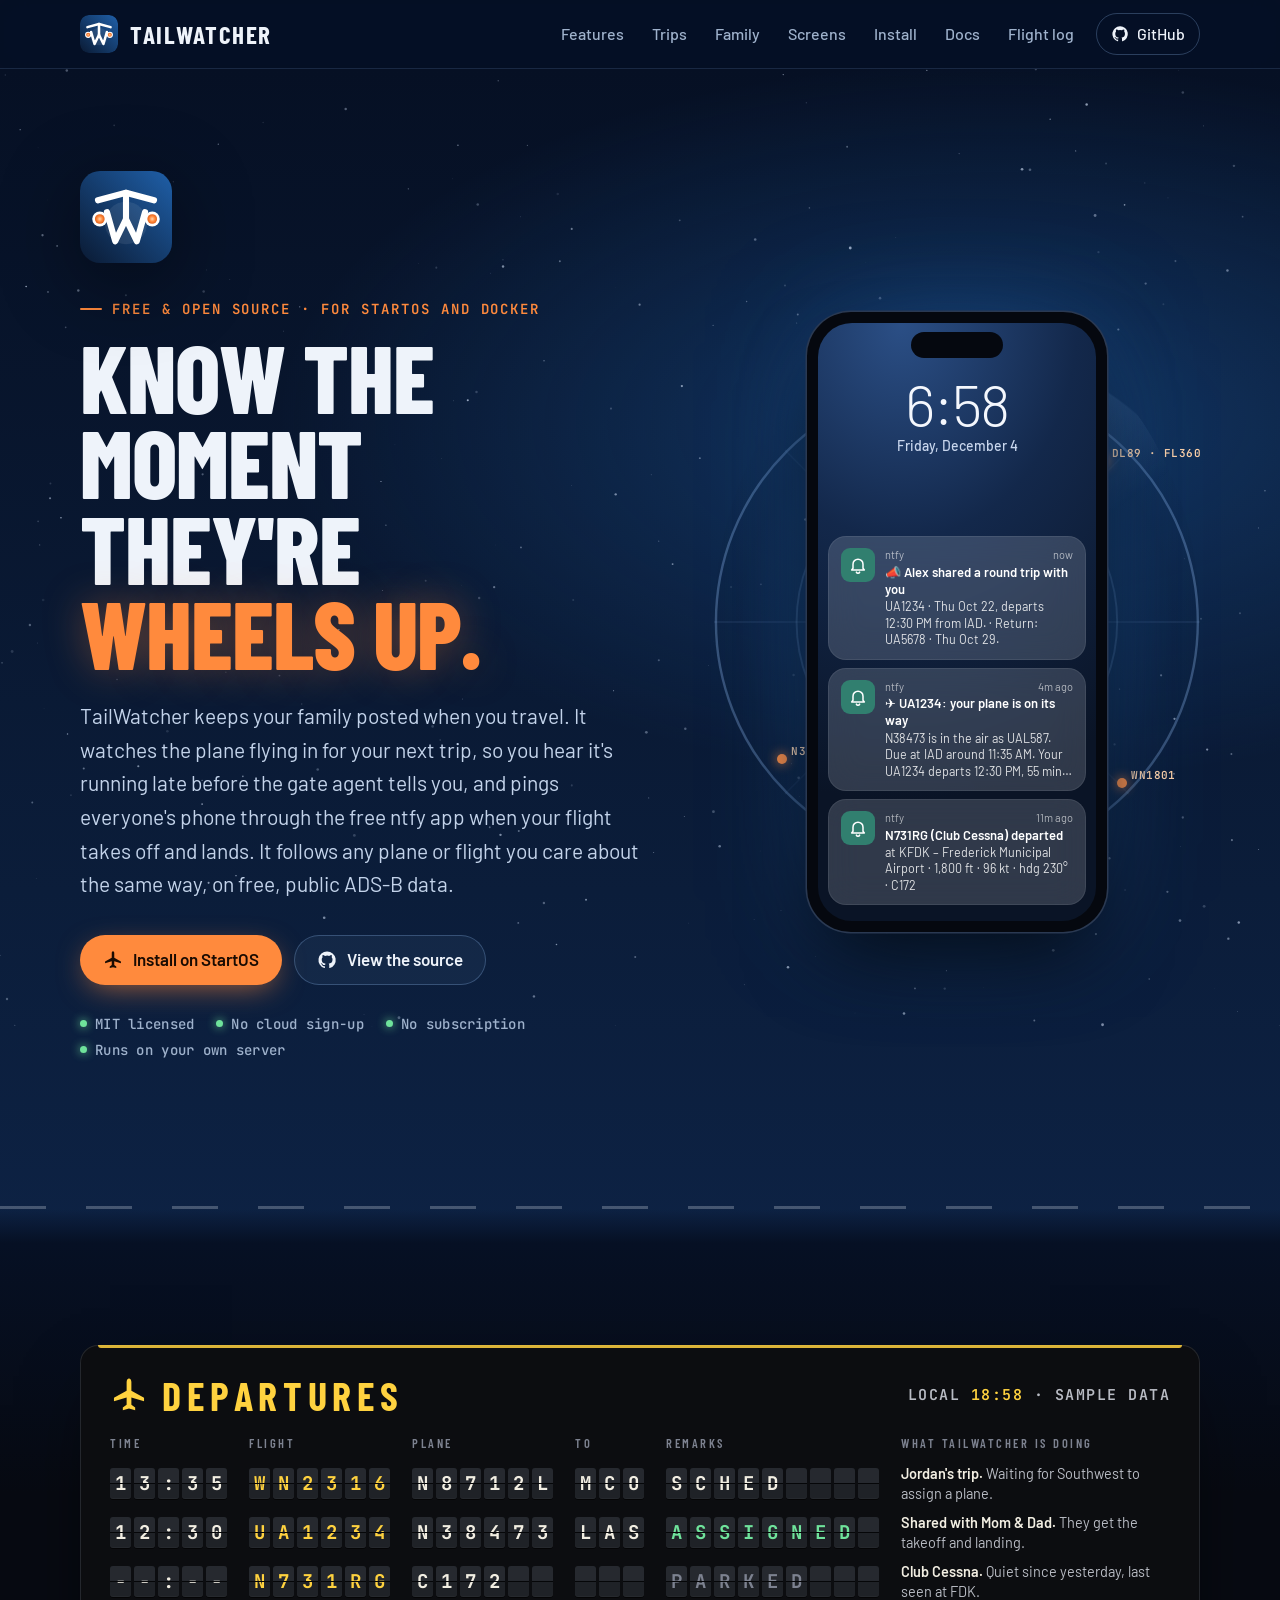
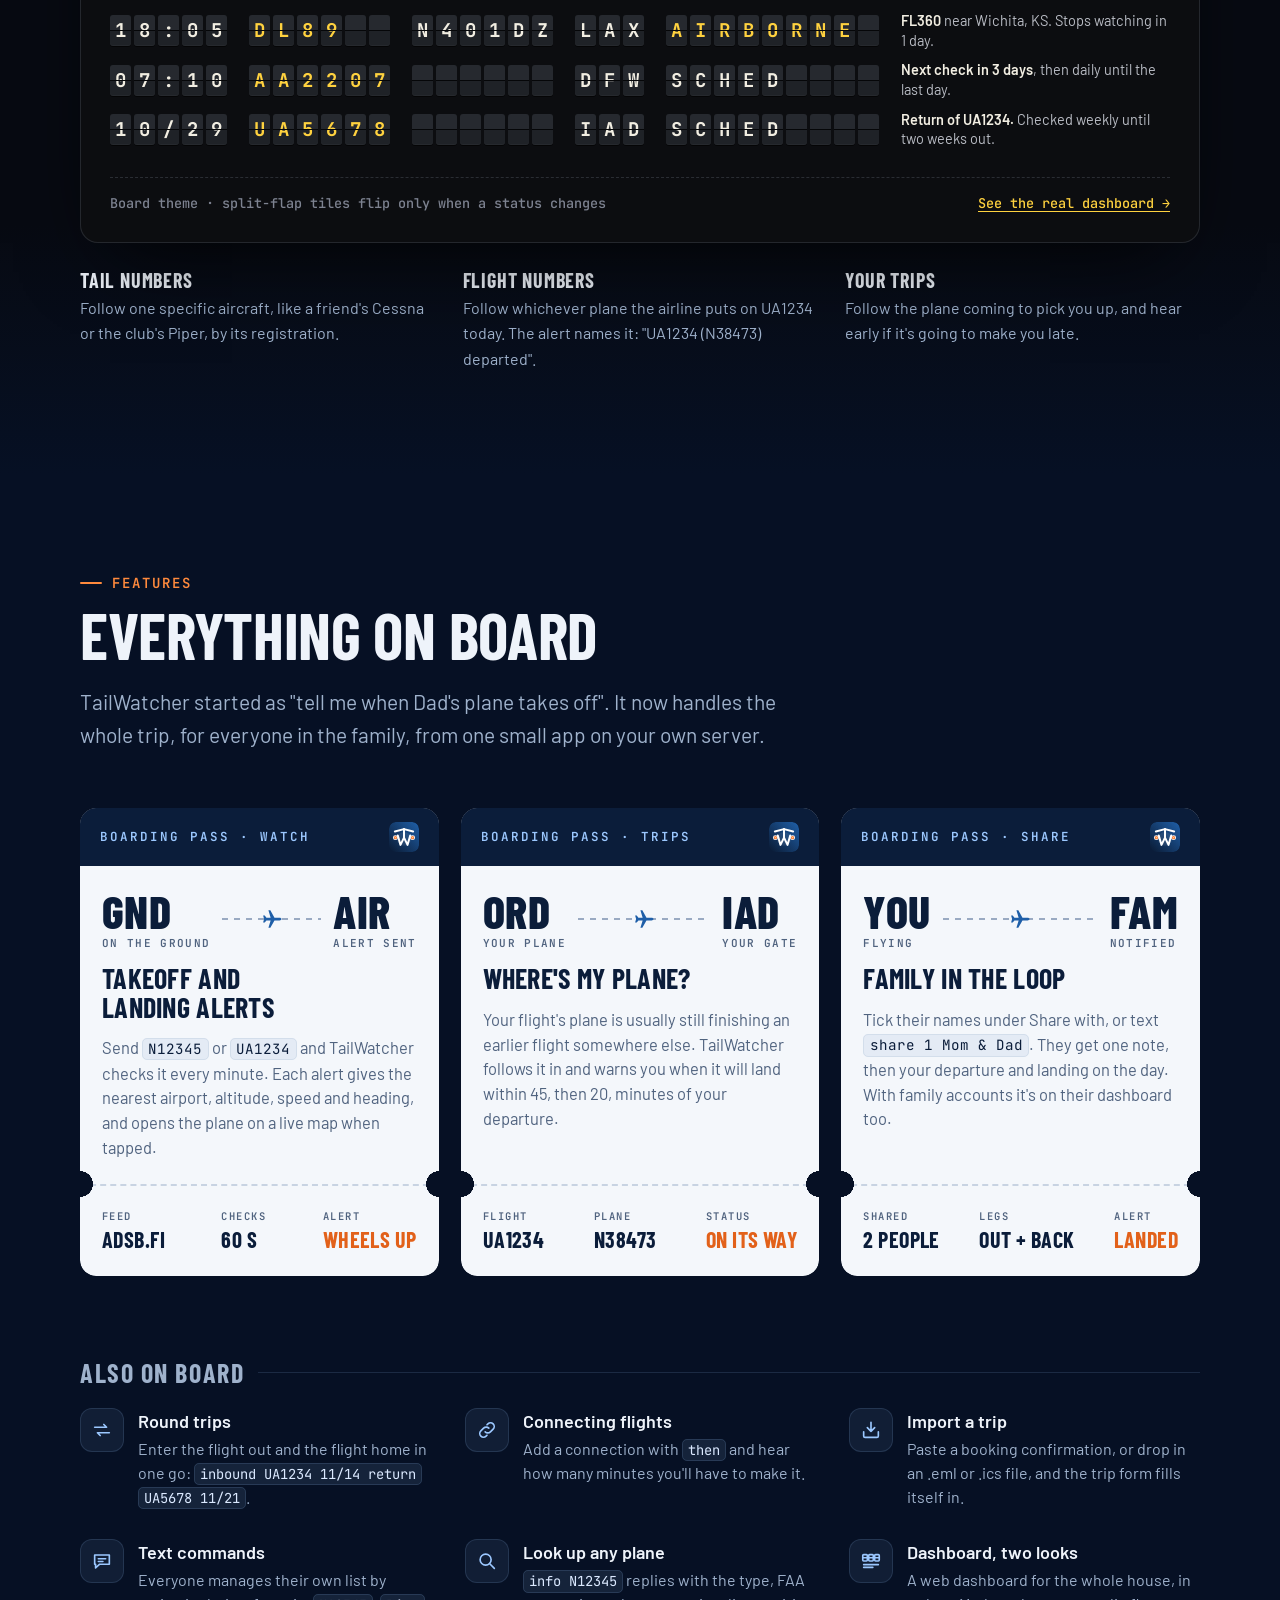
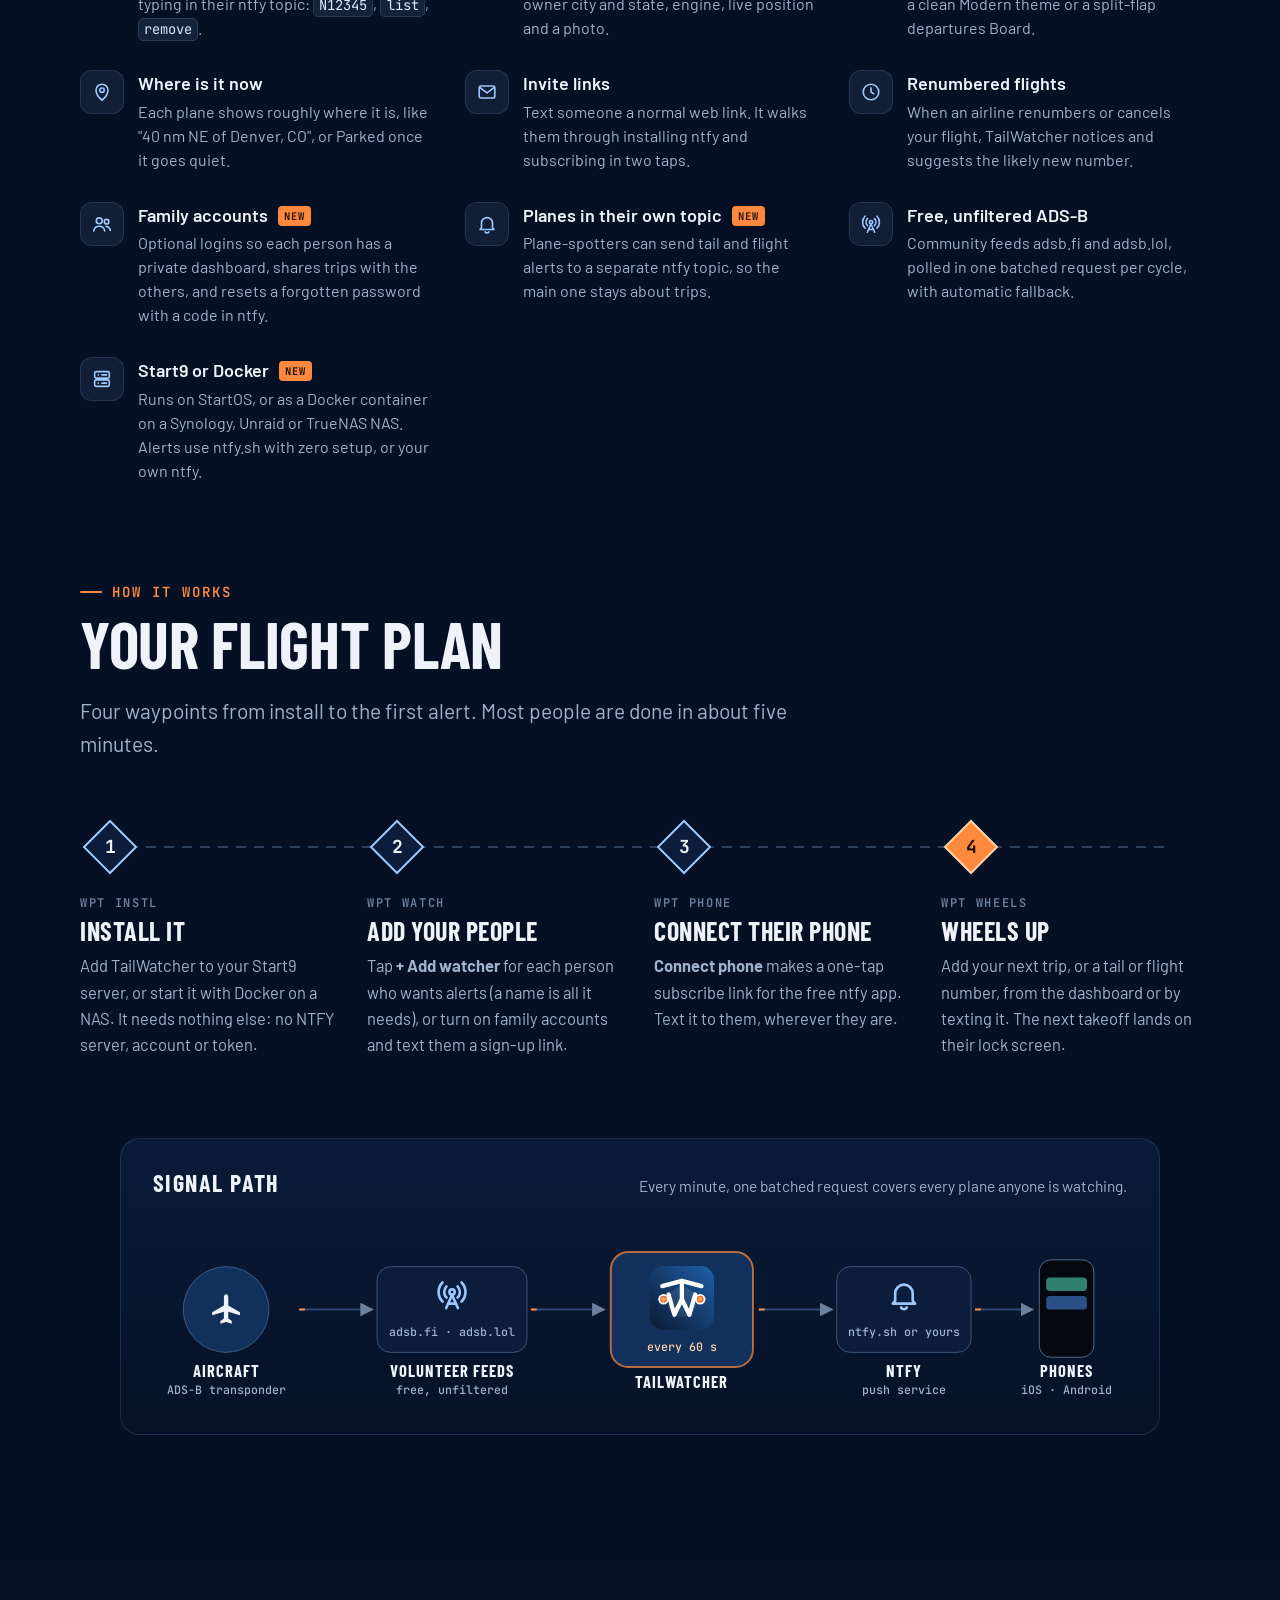
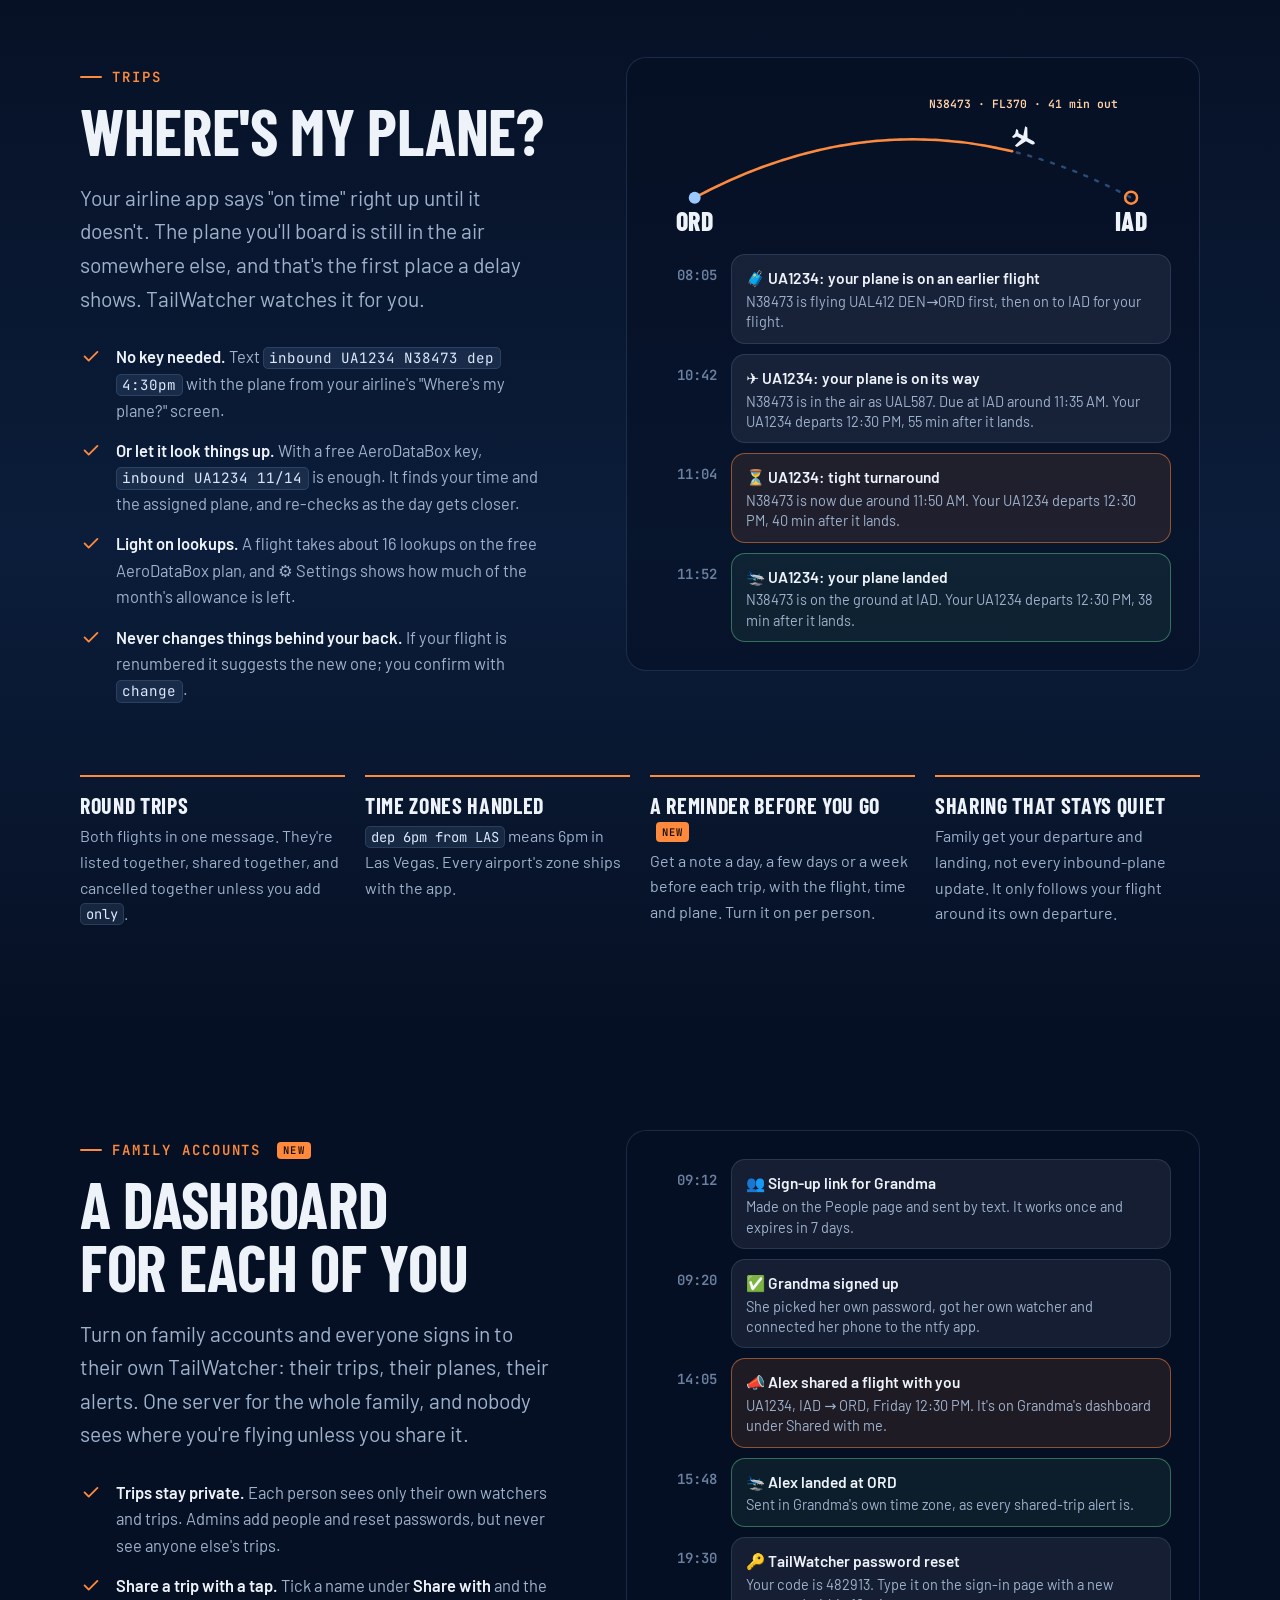
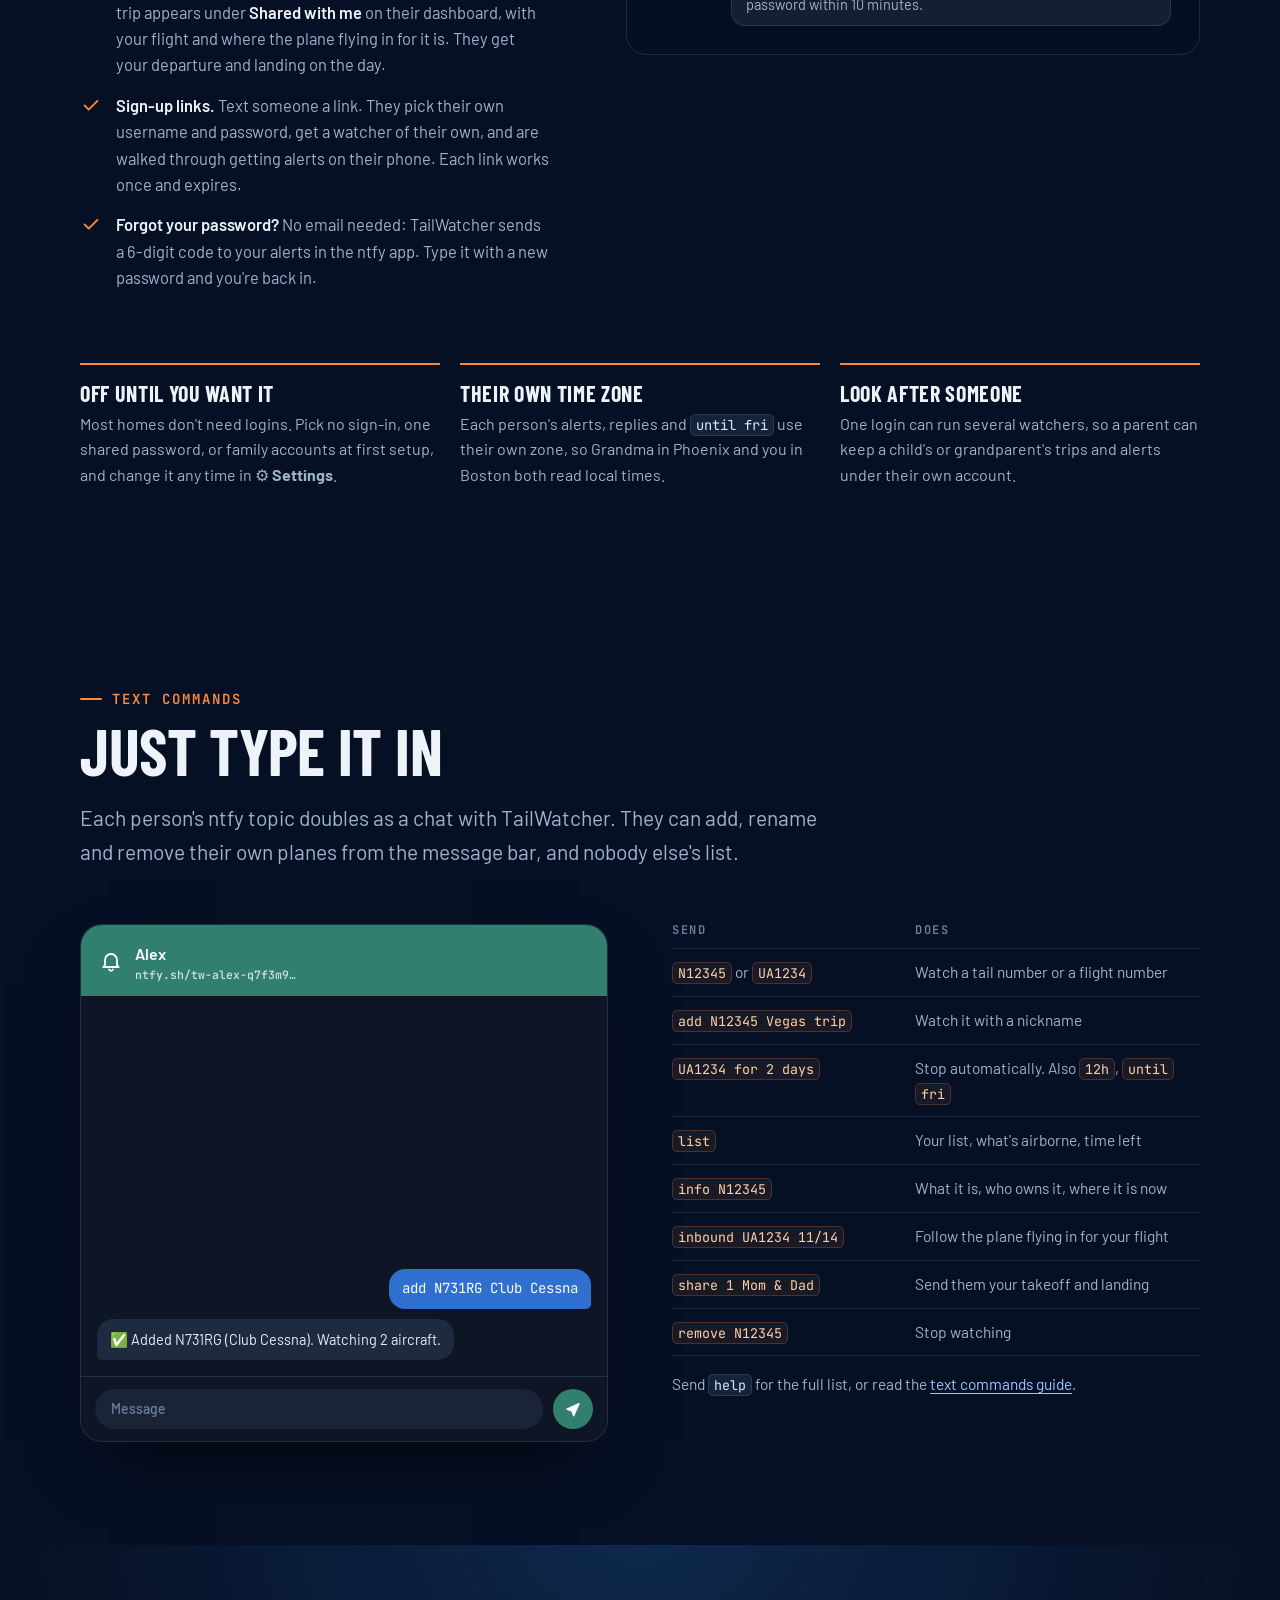
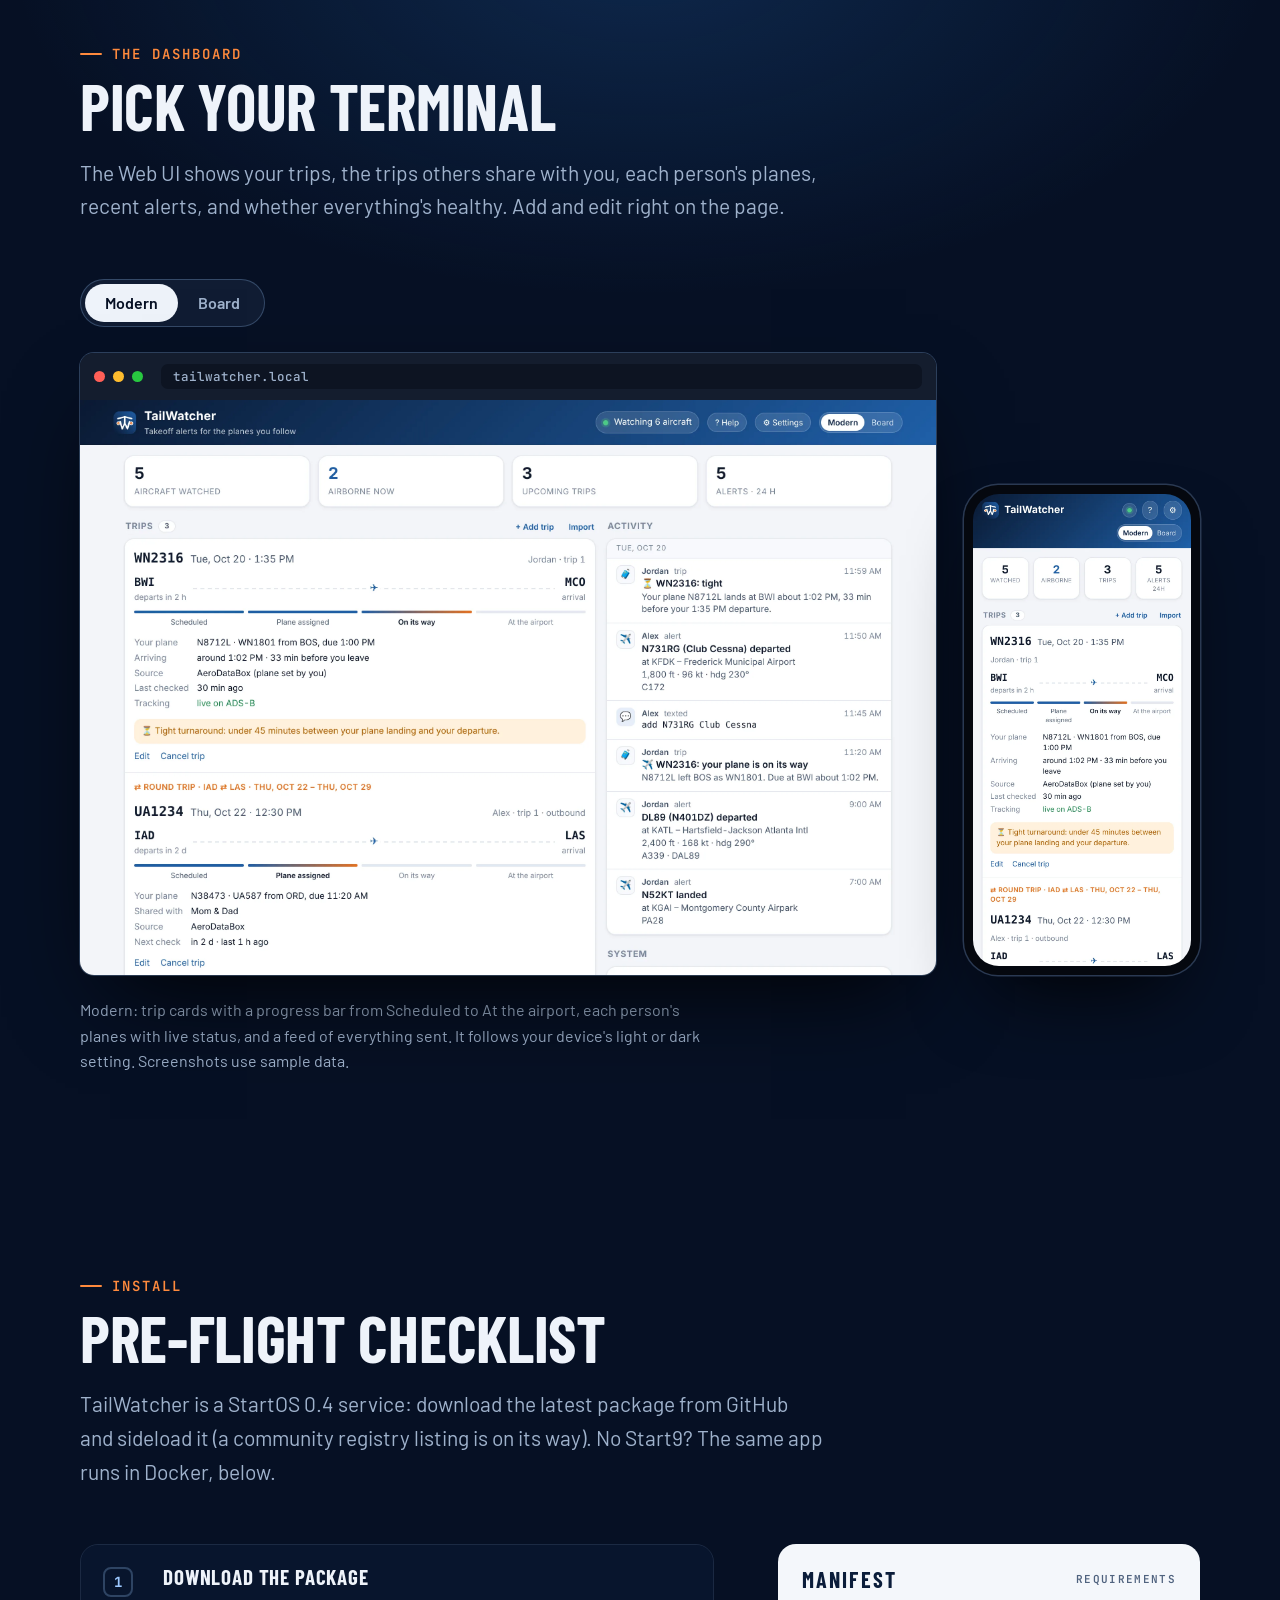
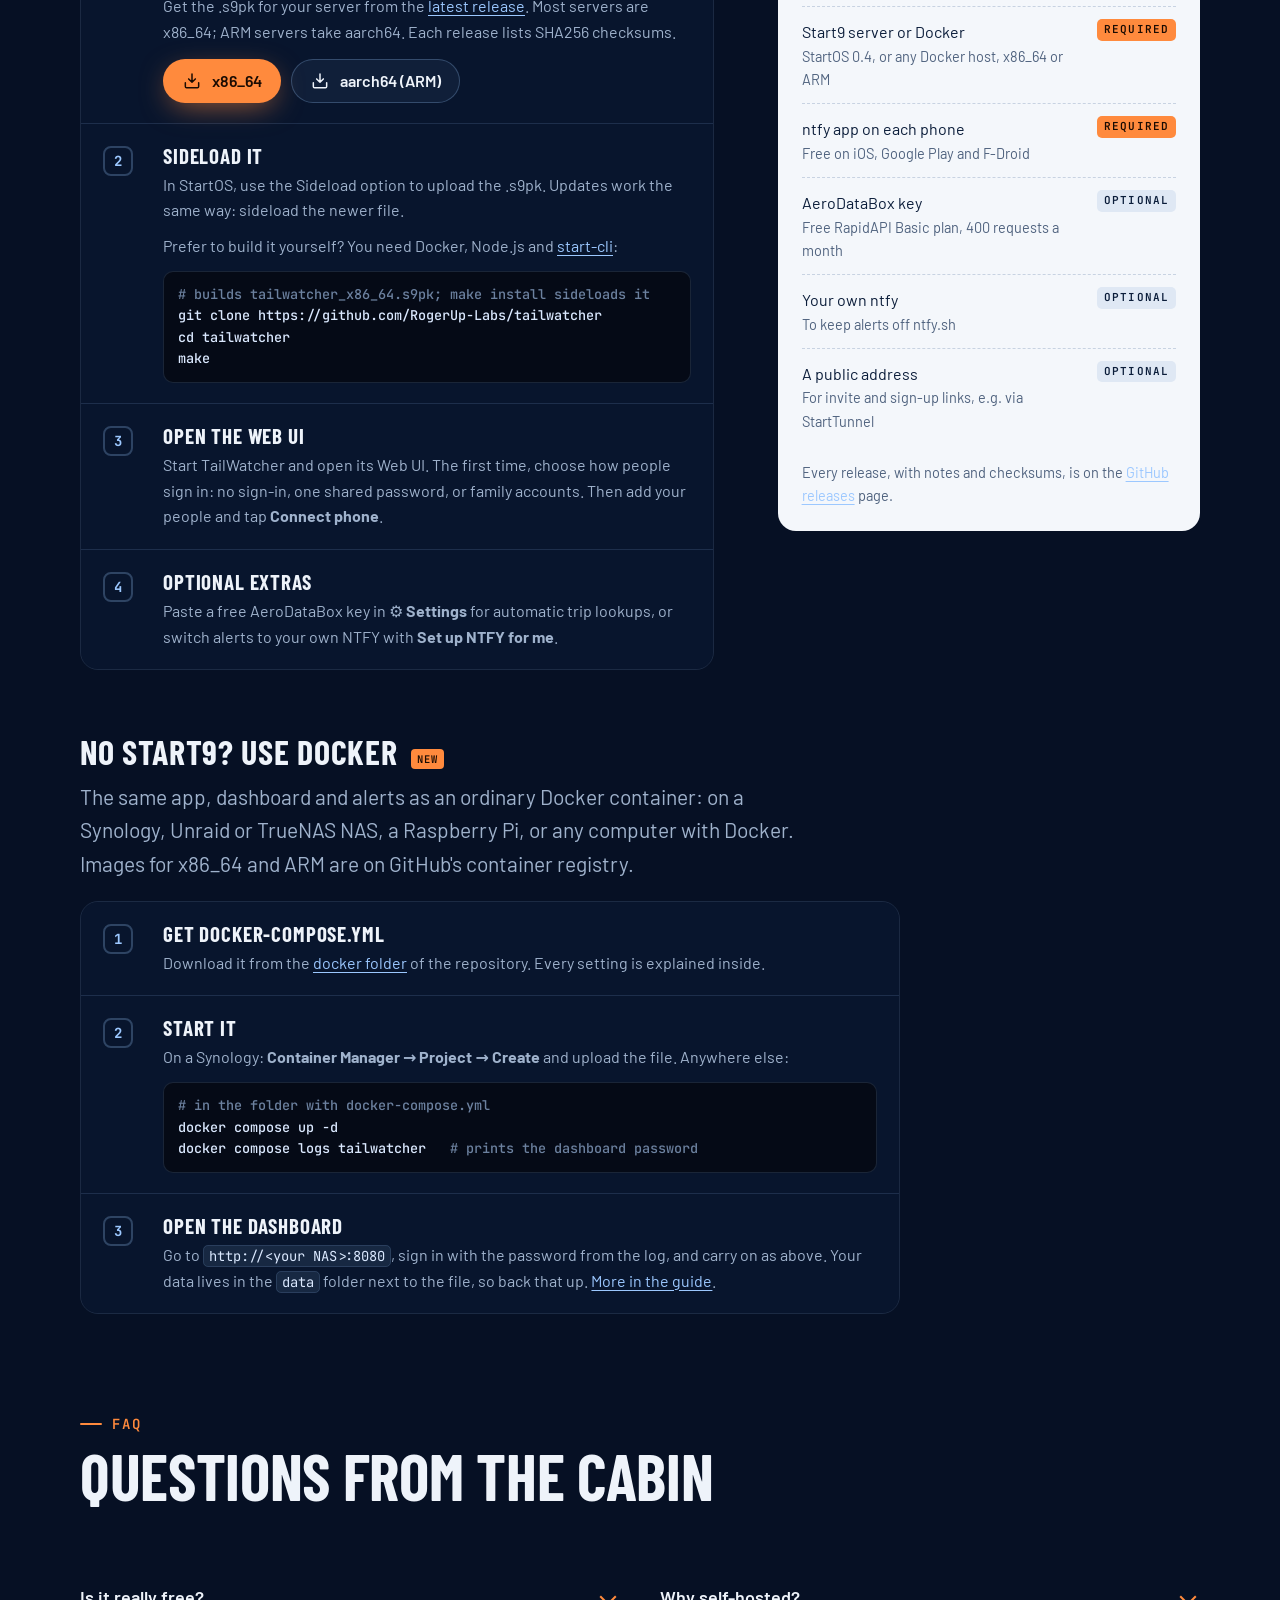
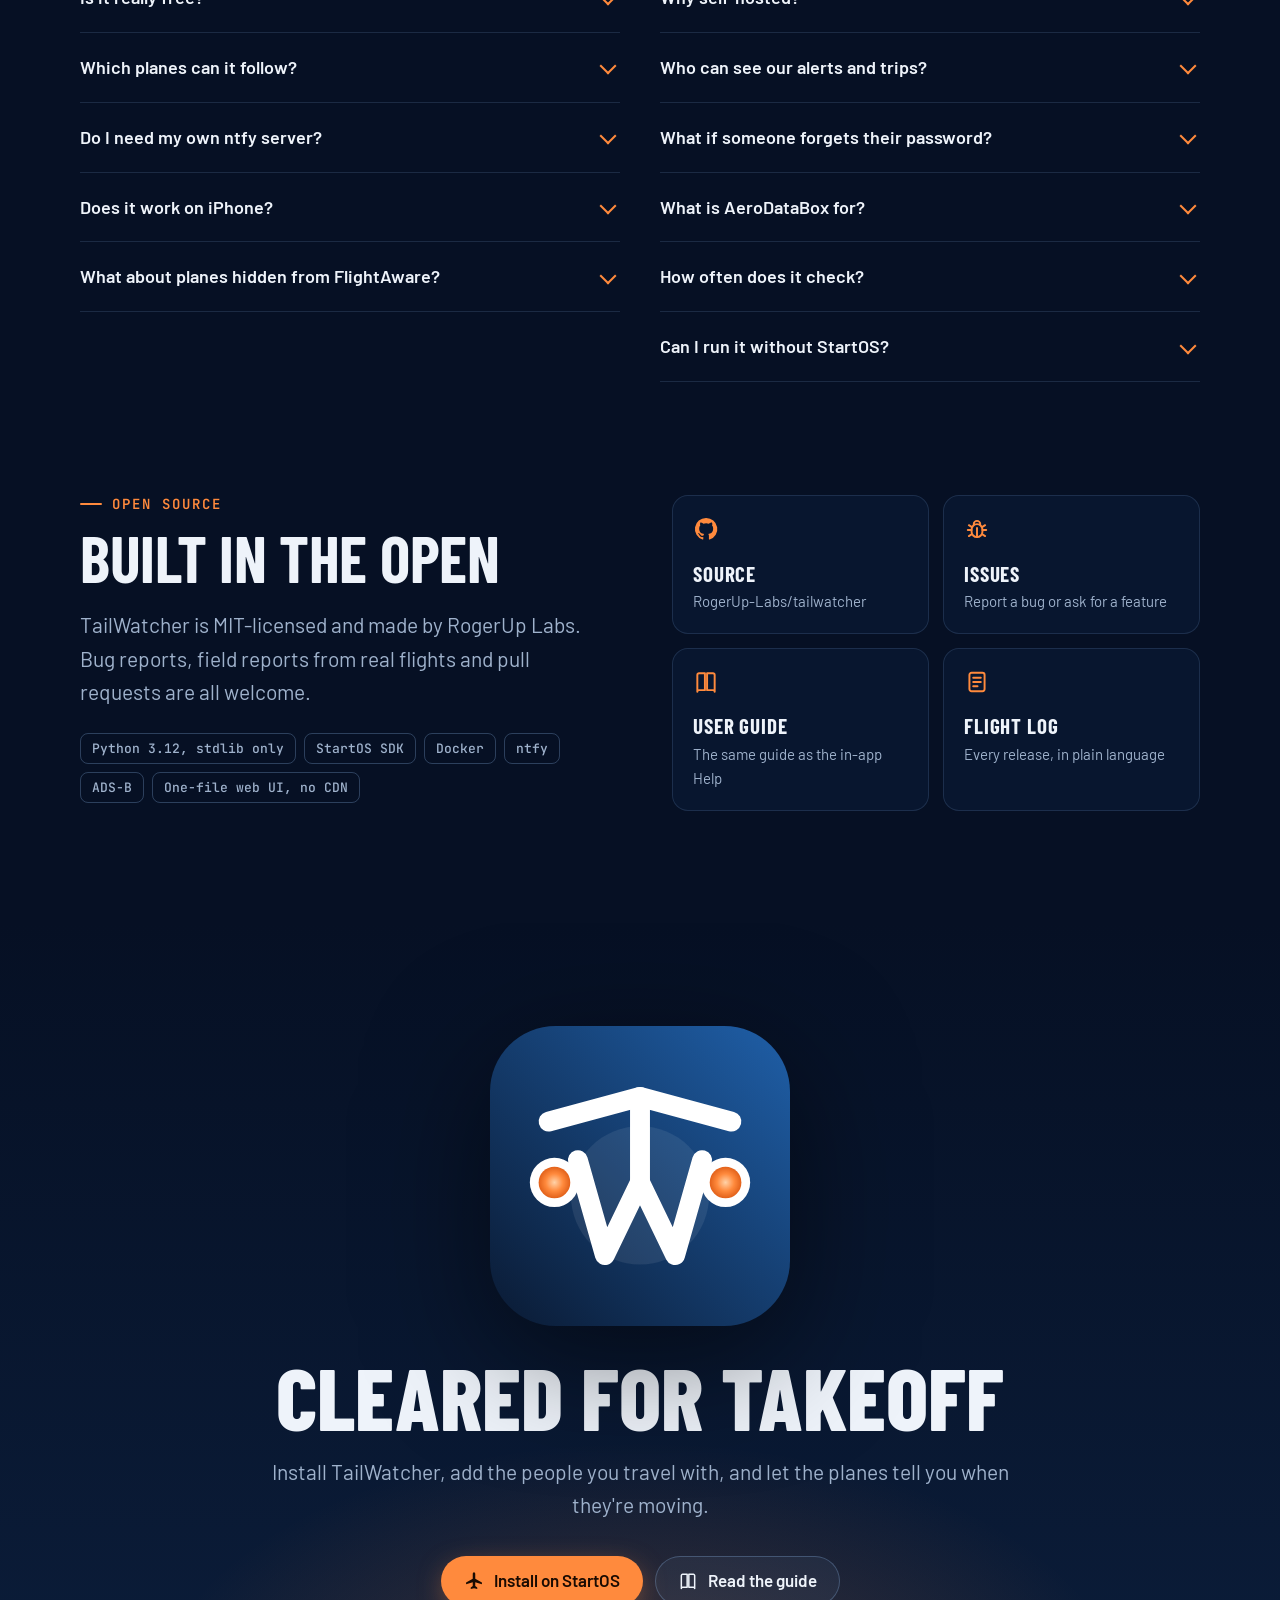
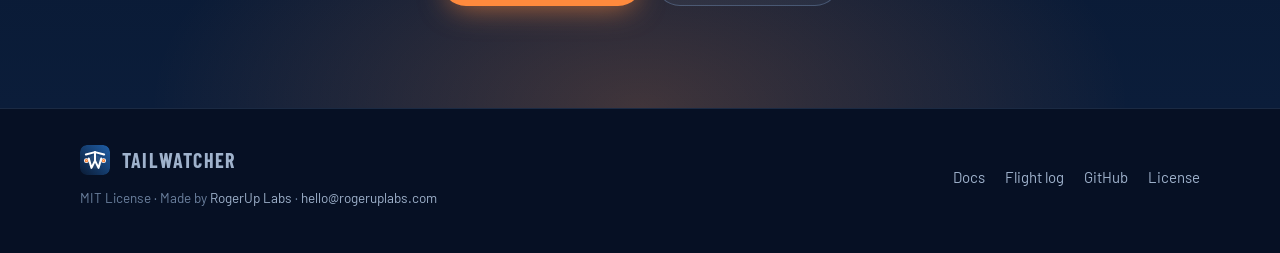
<file: index.html>
<!doctype html>
<html lang="en">
<head>
<meta charset="utf-8">
<meta name="viewport" content="width=device-width, initial-scale=1, viewport-fit=cover">
<title>TailWatcher</title>
<meta name="claude:viewport-fit-sides" content="cover">
<meta name="description" content="TailWatcher is a free, open-source, self-hosted app for StartOS and Docker that keeps your family posted when you travel: departure and landing alerts, a heads-up when the plane flying in for your trip is running late, and takeoff alerts for any plane you follow.">
<meta name="theme-color" content="#061024">
<link rel="icon" href="icon.svg" type="image/svg+xml">
<link rel="canonical" href="https://tailwatcher.org/">
<meta property="og:type" content="website">
<meta property="og:title" content="TailWatcher: travel updates for your family, from your own server">
<meta property="og:description" content="Free, open-source and self-hosted on StartOS or Docker. Follow your trips and the planes you care about on free ADS-B feeds, share them with family, and get ntfy alerts on takeoff and landing.">
<meta property="og:url" content="https://tailwatcher.org/">
<meta property="og:image" content="https://tailwatcher.org/assets/img/og.png">
<meta name="twitter:card" content="summary_large_image">
<link rel="preconnect" href="https://fonts.googleapis.com">
<link rel="preconnect" href="https://fonts.gstatic.com" crossorigin>
<link rel="stylesheet" href="https://fonts.googleapis.com/css2?family=Barlow+Condensed:wght@600;700;800&family=Barlow:wght@300;400;500;600&family=JetBrains+Mono:wght@500;600;700&display=swap">
<link rel="stylesheet" href="assets/site.css">
</head>
<body>
<a class="skip" href="#main">Skip to content</a>

<svg width="0" height="0" style="position:absolute" aria-hidden="true">
  <defs>
    <symbol id="i-plane" viewBox="0 0 24 24"><path fill="currentColor" d="M12 1.6c.9 0 1.5 1 1.5 2.2v5.5l8 4.5v2.1l-8-2.4v4.6l2.4 1.8v1.8L12 20.6l-3.9 1.1v-1.8l2.4-1.8v-4.6l-8 2.4v-2.1l8-4.5V3.8c0-1.2.6-2.2 1.5-2.2z"/></symbol>
    <symbol id="i-bell" viewBox="0 0 24 24"><g fill="none" stroke="currentColor" stroke-width="1.8" stroke-linecap="round" stroke-linejoin="round"><path d="M6 16V11a6 6 0 0 1 12 0v5l1.6 2H4.4z"/><path d="M10 20.5a2.2 2.2 0 0 0 4 0"/></g></symbol>
    <symbol id="i-bag" viewBox="0 0 24 24"><g fill="none" stroke="currentColor" stroke-width="1.8" stroke-linecap="round" stroke-linejoin="round"><rect x="4" y="7" width="16" height="12" rx="2.5"/><path d="M9 7V5.2A1.2 1.2 0 0 1 10.2 4h3.6A1.2 1.2 0 0 1 15 5.2V7M9 7v12M15 7v12"/></g></symbol>
    <symbol id="i-loop" viewBox="0 0 24 24"><g fill="none" stroke="currentColor" stroke-width="1.8" stroke-linecap="round" stroke-linejoin="round"><path d="M4 9h13l-3-3M20 15H7l3 3"/></g></symbol>
    <symbol id="i-chain" viewBox="0 0 24 24"><g fill="none" stroke="currentColor" stroke-width="1.8" stroke-linecap="round" stroke-linejoin="round"><path d="M10 14a4 4 0 0 0 5.7 0l3-3a4 4 0 0 0-5.7-5.7l-1 1"/><path d="M14 10a4 4 0 0 0-5.7 0l-3 3a4 4 0 0 0 5.7 5.7l1-1"/></g></symbol>
    <symbol id="i-people" viewBox="0 0 24 24"><g fill="none" stroke="currentColor" stroke-width="1.8" stroke-linecap="round" stroke-linejoin="round"><circle cx="9" cy="8.5" r="3.2"/><path d="M3 19.5c.6-3.3 3-5 6-5s5.4 1.7 6 5"/><circle cx="17" cy="9.5" r="2.5"/><path d="M16.5 14.6c2.3.2 4 1.7 4.5 4.4"/></g></symbol>
    <symbol id="i-chat" viewBox="0 0 24 24"><g fill="none" stroke="currentColor" stroke-width="1.8" stroke-linecap="round" stroke-linejoin="round"><path d="M4 5.5h16v10H9.5L5 19.5v-4H4z"/><path d="M8 9.5h8M8 12.5h5"/></g></symbol>
    <symbol id="i-search" viewBox="0 0 24 24"><g fill="none" stroke="currentColor" stroke-width="1.8" stroke-linecap="round"><circle cx="10.5" cy="10.5" r="6"/><path d="M15 15l5 5"/></g></symbol>
    <symbol id="i-board" viewBox="0 0 24 24"><g fill="none" stroke="currentColor" stroke-width="1.8" stroke-linejoin="round"><rect x="3" y="5" width="5" height="7" rx="1"/><rect x="9.5" y="5" width="5" height="7" rx="1"/><rect x="16" y="5" width="5" height="7" rx="1"/><path d="M3 8.5h18M4 16h16M4 19h10" stroke-linecap="round"/></g></symbol>
    <symbol id="i-invite" viewBox="0 0 24 24"><g fill="none" stroke="currentColor" stroke-width="1.8" stroke-linecap="round" stroke-linejoin="round"><rect x="3.5" y="5.5" width="17" height="13" rx="2"/><path d="M4 7l8 6 8-6"/></g></symbol>
    <symbol id="i-server" viewBox="0 0 24 24"><g fill="none" stroke="currentColor" stroke-width="1.8" stroke-linecap="round"><rect x="4" y="4" width="16" height="7" rx="1.8"/><rect x="4" y="13" width="16" height="7" rx="1.8"/><path d="M8 7.5h.01M8 16.5h.01M12 7.5h5M12 16.5h5"/></g></symbol>
    <symbol id="i-antenna" viewBox="0 0 24 24"><g fill="none" stroke="currentColor" stroke-width="1.8" stroke-linecap="round" stroke-linejoin="round"><path d="M12 12l-4 9M12 12l4 9M9.2 18h5.6"/><circle cx="12" cy="10" r="1.8"/><path d="M8.2 6.2a5.4 5.4 0 0 0 0 7.6M15.8 6.2a5.4 5.4 0 0 1 0 7.6M5.5 3.5a9.2 9.2 0 0 0 0 13M18.5 3.5a9.2 9.2 0 0 1 0 13"/></g></symbol>
    <symbol id="i-pin" viewBox="0 0 24 24"><g fill="none" stroke="currentColor" stroke-width="1.8" stroke-linejoin="round"><path d="M12 21s-6.5-5.6-6.5-11a6.5 6.5 0 0 1 13 0c0 5.4-6.5 11-6.5 11z"/><circle cx="12" cy="10" r="2.4"/></g></symbol>
    <symbol id="i-import" viewBox="0 0 24 24"><g fill="none" stroke="currentColor" stroke-width="1.8" stroke-linecap="round" stroke-linejoin="round"><path d="M12 3.5v10M8 9.5l4 4 4-4"/><path d="M4 14v4.5A1.5 1.5 0 0 0 5.5 20h13a1.5 1.5 0 0 0 1.5-1.5V14"/></g></symbol>
    <symbol id="i-clock" viewBox="0 0 24 24"><g fill="none" stroke="currentColor" stroke-width="1.8" stroke-linecap="round"><circle cx="12" cy="12" r="8.5"/><path d="M12 7.5V12l3 2"/></g></symbol>
    <symbol id="i-check" viewBox="0 0 24 24"><path fill="none" stroke="currentColor" stroke-width="2" stroke-linecap="round" stroke-linejoin="round" d="M5 12.5l4.5 4.5L19 7.5"/></symbol>
    <symbol id="i-send" viewBox="0 0 24 24"><path fill="currentColor" d="M3.5 11.2 19.6 4.1c.8-.3 1.5.4 1.2 1.2L13.8 21.4c-.3.8-1.5.8-1.8 0l-2.2-6.2-6.2-2.2c-.8-.3-.8-1.5-.1-1.8z"/></symbol>
    <symbol id="i-github" viewBox="0 0 24 24"><path fill="currentColor" d="M12 1.8a10.2 10.2 0 0 0-3.2 19.9c.5.1.7-.2.7-.5v-1.8c-2.8.6-3.4-1.3-3.4-1.3-.5-1.2-1.1-1.5-1.1-1.5-.9-.6.1-.6.1-.6 1 .1 1.6 1 1.6 1 .9 1.6 2.4 1.1 3 .9.1-.7.4-1.1.6-1.4-2.3-.3-4.6-1.1-4.6-5a3.9 3.9 0 0 1 1-2.7 3.6 3.6 0 0 1 .1-2.7s.9-.3 2.8 1a9.6 9.6 0 0 1 5.1 0c1.9-1.3 2.8-1 2.8-1 .6 1.4.2 2.4.1 2.7a3.9 3.9 0 0 1 1 2.7c0 3.9-2.3 4.7-4.6 5 .4.3.7.9.7 1.9v2.8c0 .3.2.6.7.5A10.2 10.2 0 0 0 12 1.8z"/></symbol>
    <symbol id="i-menu" viewBox="0 0 24 24"><path fill="none" stroke="currentColor" stroke-width="2" stroke-linecap="round" d="M4 7h16M4 12h16M4 17h16"/></symbol>
    <symbol id="i-book" viewBox="0 0 24 24"><g fill="none" stroke="currentColor" stroke-width="1.8" stroke-linejoin="round"><path d="M4 5.5A1.5 1.5 0 0 1 5.5 4H11v15.5H5.5A1.5 1.5 0 0 0 4 21z"/><path d="M20 5.5A1.5 1.5 0 0 0 18.5 4H13v15.5h5.5A1.5 1.5 0 0 1 20 21z"/></g></symbol>
    <symbol id="i-bug" viewBox="0 0 24 24"><g fill="none" stroke="currentColor" stroke-width="1.8" stroke-linecap="round" stroke-linejoin="round"><rect x="7" y="7.5" width="10" height="12" rx="5"/><path d="M9 7.5a3 3 0 0 1 6 0M12 11v8.5M3.5 13H7M17 13h3.5M4.5 8.5 7 10M19.5 8.5 17 10M4.5 18.5 7 17M19.5 18.5 17 17"/></g></symbol>
    <symbol id="i-log" viewBox="0 0 24 24"><g fill="none" stroke="currentColor" stroke-width="1.8" stroke-linecap="round" stroke-linejoin="round"><rect x="5" y="3.5" width="14" height="17" rx="2"/><path d="M8.5 8h7M8.5 12h7M8.5 16h4"/></g></symbol>
    <symbol id="i-scale" viewBox="0 0 24 24"><g fill="none" stroke="currentColor" stroke-width="1.8" stroke-linecap="round" stroke-linejoin="round"><path d="M12 4v16M7 20h10M5 7h14M5 7l-2.5 6a2.5 2.5 0 0 0 5 0zM19 7l-2.5 6a2.5 2.5 0 0 0 5 0z"/></g></symbol>
  </defs>
</svg>

<header class="nav">
  <div class="wrap">
    <a class="brand" href="./" aria-label="TailWatcher home"><img src="assets/logo.svg" alt="" width="38" height="38">TailWatcher</a>
    <button class="menu-btn" type="button" aria-expanded="false" aria-controls="nav-links" aria-label="Menu"><svg><use href="#i-menu"/></svg></button>
    <nav class="nav-links" id="nav-links" aria-label="Main">
      <a href="#features">Features</a>
      <a href="#trips">Trips</a>
      <a href="#family">Family</a>
      <a href="#screens">Screens</a>
      <a href="#install">Install</a>
      <a href="docs.html">Docs</a>
      <a href="changelog.html">Flight log</a>
      <a class="nav-gh" href="https://github.com/RogerUp-Labs/tailwatcher"><svg><use href="#i-github"/></svg>GitHub</a>
    </nav>
  </div>
</header>

<main id="main">

<!-- ================= HERO ================= -->
<section class="hero" aria-labelledby="hero-title">
  <canvas class="stars" aria-hidden="true"></canvas>
  <div class="wrap">
    <div class="hero-copy">
      <svg class="hero-mark" viewBox="0 0 512 512" role="img" aria-label="TailWatcher logo">
        <defs>
          <linearGradient id="hm-sky" x1="0" y1="1" x2="1" y2="0"><stop offset="0" stop-color="#0a1a33"/><stop offset="1" stop-color="#1f5fa8"/></linearGradient>
          <radialGradient id="hm-glow"><stop offset="0" stop-color="#ffd2a8"/><stop offset=".55" stop-color="#ff8a3d"/><stop offset="1" stop-color="#e2611a"/></radialGradient>
          <clipPath id="hm-tile"><rect width="512" height="512" rx="112"/></clipPath>
        </defs>
        <g clip-path="url(#hm-tile)">
          <rect width="512" height="512" fill="url(#hm-sky)"/>
          <g transform="translate(0 -33)">
            <circle cx="256" cy="322" r="118" fill="#fff" fill-opacity=".08"/>
            <path d="M100 196 L256 154 L412 196" fill="none" stroke="#fff" stroke-width="34" stroke-linecap="round" stroke-linejoin="round"/>
            <path d="M256 154 L256 300" stroke="#fff" stroke-width="34" stroke-linecap="round"/>
            <path d="M150 262 L196 424 L256 300 L316 424 L362 262" fill="none" stroke="#fff" stroke-width="34" stroke-linecap="round" stroke-linejoin="round"/>
            <circle cx="110" cy="300" r="42" fill="#fff"/><circle class="engine" cx="110" cy="300" r="27" fill="url(#hm-glow)"/>
            <circle cx="402" cy="300" r="42" fill="#fff"/><circle class="engine" cx="402" cy="300" r="27" fill="url(#hm-glow)"/>
          </g>
        </g>
      </svg>
      <span class="eyebrow">Free &amp; open source · for StartOS and Docker</span>
      <h1 id="hero-title" style="margin-top:16px">Know the moment they're <span class="hot">wheels up.</span></h1>
      <p class="lede">TailWatcher keeps your family posted when you travel. It watches the plane flying in for your next trip, so you hear it's running late before the gate agent tells you, and pings everyone's phone through the free ntfy app when your flight takes off and lands. It follows any plane or flight you care about the same way, on free, public ADS-B data.</p>
      <div class="cta-row">
        <a class="btn btn-hot" href="#install"><svg><use href="#i-plane"/></svg>Install on StartOS</a>
        <a class="btn btn-ghost" href="https://github.com/RogerUp-Labs/tailwatcher"><svg><use href="#i-github"/></svg>View the source</a>
      </div>
      <ul class="hero-facts" aria-label="At a glance">
        <li>MIT licensed</li><li>No cloud sign-up</li><li>No subscription</li><li>Runs on your own server</li>
      </ul>
    </div>

    <div class="scope" aria-label="Example: alerts arriving on a phone">
      <div class="radar" aria-hidden="true">
        <svg viewBox="0 0 100 100" fill="none" stroke="#9cc8ff">
          <circle cx="50" cy="50" r="17" stroke-opacity=".22" stroke-width=".4"/>
          <circle cx="50" cy="50" r="33" stroke-opacity=".18" stroke-width=".4"/>
          <circle cx="50" cy="50" r="49.6" stroke-opacity=".3" stroke-width=".5"/>
          <path d="M50 0v100M0 50h100" stroke-opacity=".1" stroke-width=".3"/>
          <path d="M14.6 14.6l70.8 70.8M85.4 14.6 14.6 85.4" stroke-opacity=".06" stroke-width=".3"/>
        </svg>
        <div class="sweep"></div>
        <i class="blip" style="left:22%;top:30%;animation-delay:.2s"><span>N731RG</span></i>
        <i class="blip" style="left:80%;top:24%;animation-delay:1.4s"><span>DL89 · FL360</span></i>
        <i class="blip" style="left:84%;top:76%;animation-delay:2.6s"><span>WN1801</span></i>
        <i class="blip" style="left:14%;top:72%;animation-delay:3.5s"><span>N38473</span></i>
      </div>
      <div class="phone">
        <div class="phone-screen">
          <div class="phone-notch"></div>
          <div class="phone-time" id="phone-time">12:00</div>
          <div class="phone-date" id="phone-date">Tuesday, October 20</div>
          <div class="stack" id="notifs" aria-live="off"></div>
        </div>
      </div>
    </div>
  </div>
  <div class="runway" aria-hidden="true">
    <div class="jet">
      <i class="trail"></i>
      <svg viewBox="0 0 120 40"><path fill="#eef3fa" d="M6 22c0-2.4 2-4 5-4h70l14-14h9l-7 14h12c5 0 9 1.6 9 4s-4 4-9 4H11c-3 0-5-1.6-5-4z"/><path fill="#9cc8ff" d="M44 24l22 0-14 12h-8l4-12z"/><circle cx="101" cy="22" r="2.2" fill="#ff8a3d"/><path fill="#0b1d3a" d="M20 20h3v2h-3zM27 20h3v2h-3zM34 20h3v2h-3zM41 20h3v2h-3zM48 20h3v2h-3zM55 20h3v2h-3zM62 20h3v2h-3zM69 20h3v2h-3z" opacity=".55"/></svg>
    </div>
  </div>
</section>

<!-- ================= DEPARTURES BOARD ================= -->
<section class="band board-band" aria-labelledby="board-title">
  <div class="wrap">
    <div class="board" id="board">
      <div class="board-top">
        <h2 class="board-title" id="board-title"><svg viewBox="0 0 24 24" aria-hidden="true"><use href="#i-plane" style="color:var(--amber)"/></svg>Departures</h2>
        <div class="board-clock">LOCAL <b id="board-clock">12:00</b> · SAMPLE DATA</div>
      </div>
      <div class="board-scroll">
        <div class="board-grid" id="board-grid" role="table" aria-label="Example TailWatcher departures board">
          <!-- filled by site.js; this static copy is what shows without JavaScript -->
          <span class="h c-time" role="columnheader">Time</span><span class="h" role="columnheader">Flight</span><span class="h c-plane" role="columnheader">Plane</span><span class="h c-to" role="columnheader">To</span><span class="h" role="columnheader">Remarks</span><span class="h c-note" role="columnheader">What TailWatcher is doing</span>
        </div>
      </div>
      <div class="board-foot">
        <span>Board theme · split-flap tiles flip only when a status changes</span>
        <a href="#screens">See the real dashboard →</a>
      </div>
    </div>
    <div class="board-caption">
      <p><b>Tail numbers</b>Follow one specific aircraft, like a friend's Cessna or the club's Piper, by its registration.</p>
      <p><b>Flight numbers</b>Follow whichever plane the airline puts on UA1234 today. The alert names it: "UA1234 (N38473) departed".</p>
      <p><b>Your trips</b>Follow the plane coming to pick you up, and hear early if it's going to make you late.</p>
    </div>
  </div>
</section>

<!-- ================= FEATURES ================= -->
<section class="band" id="features" aria-labelledby="features-title">
  <div class="wrap">
    <div class="sec-head">
      <span class="eyebrow">Features</span>
      <h2 class="h2" id="features-title">Everything on board</h2>
      <p class="lede">TailWatcher started as "tell me when Dad's plane takes off". It now handles the whole trip, for everyone in the family, from one small app on your own server.</p>
    </div>

    <div class="passes">
      <article class="pass">
        <div class="pass-head"><span>Boarding pass · Watch</span><img src="assets/logo.svg" alt=""></div>
        <div class="pass-body">
          <div class="route"><div class="code">GND<small>on the ground</small></div><div class="path"><svg><use href="#i-plane"/></svg></div><div class="code">AIR<small>alert sent</small></div></div>
          <h3>Takeoff and landing alerts</h3>
          <p>Send <code>N12345</code> or <code>UA1234</code> and TailWatcher checks it every minute. Each alert gives the nearest airport, altitude, speed and heading, and opens the plane on a live map when tapped.</p>
        </div>
        <div class="pass-stub"><div>Feed<b>adsb.fi</b></div><div>Checks<b>60 s</b></div><div class="hot">Alert<b>Wheels up</b></div></div>
      </article>

      <article class="pass">
        <div class="pass-head"><span>Boarding pass · Trips</span><img src="assets/logo.svg" alt=""></div>
        <div class="pass-body">
          <div class="route"><div class="code">ORD<small>your plane</small></div><div class="path"><svg><use href="#i-plane"/></svg></div><div class="code">IAD<small>your gate</small></div></div>
          <h3>Where's my plane?</h3>
          <p>Your flight's plane is usually still finishing an earlier flight somewhere else. TailWatcher follows it in and warns you when it will land within 45, then 20, minutes of your departure.</p>
        </div>
        <div class="pass-stub"><div>Flight<b>UA1234</b></div><div>Plane<b>N38473</b></div><div class="hot">Status<b>On its way</b></div></div>
      </article>

      <article class="pass">
        <div class="pass-head"><span>Boarding pass · Share</span><img src="assets/logo.svg" alt=""></div>
        <div class="pass-body">
          <div class="route"><div class="code">YOU<small>flying</small></div><div class="path"><svg><use href="#i-plane"/></svg></div><div class="code">FAM<small>notified</small></div></div>
          <h3>Family in the loop</h3>
          <p>Tick their names under Share with, or text <code>share 1 Mom &amp; Dad</code>. They get one note, then your departure and landing on the day. With family accounts it's on their dashboard too.</p>
        </div>
        <div class="pass-stub"><div>Shared<b>2 people</b></div><div>Legs<b>Out + back</b></div><div class="hot">Alert<b>Landed</b></div></div>
      </article>
    </div>

    <div class="also">
      <h3>Also on board</h3>
      <div class="feat-grid">
        <div class="feat"><div class="ic"><svg><use href="#i-loop"/></svg></div><div><h4>Round trips</h4><p>Enter the flight out and the flight home in one go: <code>inbound UA1234 11/14 return UA5678 11/21</code>.</p></div></div>
        <div class="feat"><div class="ic"><svg><use href="#i-chain"/></svg></div><div><h4>Connecting flights</h4><p>Add a connection with <code>then</code> and hear how many minutes you'll have to make it.</p></div></div>
        <div class="feat"><div class="ic"><svg><use href="#i-import"/></svg></div><div><h4>Import a trip</h4><p>Paste a booking confirmation, or drop in an .eml or .ics file, and the trip form fills itself in.</p></div></div>
        <div class="feat"><div class="ic"><svg><use href="#i-chat"/></svg></div><div><h4>Text commands</h4><p>Everyone manages their own list by typing in their ntfy topic: <code>N12345</code>, <code>list</code>, <code>remove</code>.</p></div></div>
        <div class="feat"><div class="ic"><svg><use href="#i-search"/></svg></div><div><h4>Look up any plane</h4><p><code>info N12345</code> replies with the type, FAA owner city and state, engine, live position and a photo.</p></div></div>
        <div class="feat"><div class="ic"><svg><use href="#i-board"/></svg></div><div><h4>Dashboard, two looks</h4><p>A web dashboard for the whole house, in a clean Modern theme or a split-flap departures Board.</p></div></div>
        <div class="feat"><div class="ic"><svg><use href="#i-pin"/></svg></div><div><h4>Where is it now</h4><p>Each plane shows roughly where it is, like "40 nm NE of Denver, CO", or Parked once it goes quiet.</p></div></div>
        <div class="feat"><div class="ic"><svg><use href="#i-invite"/></svg></div><div><h4>Invite links</h4><p>Text someone a normal web link. It walks them through installing ntfy and subscribing in two taps.</p></div></div>
        <div class="feat"><div class="ic"><svg><use href="#i-clock"/></svg></div><div><h4>Renumbered flights</h4><p>When an airline renumbers or cancels your flight, TailWatcher notices and suggests the likely new number.</p></div></div>
        <div class="feat"><div class="ic"><svg><use href="#i-people"/></svg></div><div><h4>Family accounts <span class="tag-new">New</span></h4><p>Optional logins so each person has a private dashboard, shares trips with the others, and resets a forgotten password with a code in ntfy.</p></div></div>
        <div class="feat"><div class="ic"><svg><use href="#i-bell"/></svg></div><div><h4>Planes in their own topic <span class="tag-new">New</span></h4><p>Plane-spotters can send tail and flight alerts to a separate ntfy topic, so the main one stays about trips.</p></div></div>
        <div class="feat"><div class="ic"><svg><use href="#i-antenna"/></svg></div><div><h4>Free, unfiltered ADS-B</h4><p>Community feeds adsb.fi and adsb.lol, polled in one batched request per cycle, with automatic fallback.</p></div></div>
        <div class="feat"><div class="ic"><svg><use href="#i-server"/></svg></div><div><h4>Start9 or Docker <span class="tag-new">New</span></h4><p>Runs on StartOS, or as a Docker container on a Synology, Unraid or TrueNAS NAS. Alerts use ntfy.sh with zero setup, or your own ntfy.</p></div></div>
      </div>
    </div>
  </div>
</section>

<!-- ================= HOW IT WORKS ================= -->
<section class="band" id="how" aria-labelledby="how-title" style="padding-top:0">
  <div class="wrap">
    <div class="sec-head">
      <span class="eyebrow">How it works</span>
      <h2 class="h2" id="how-title">Your flight plan</h2>
      <p class="lede">Four waypoints from install to the first alert. Most people are done in about five minutes.</p>
    </div>
    <ol class="plan">
      <li>
        <div class="wpt"><svg viewBox="0 0 60 60" aria-hidden="true"><path d="M30 4 56 30 30 56 4 30z" fill="#0b1d3a" stroke="#9cc8ff" stroke-width="2"/></svg><b>1</b></div>
        <div><span class="ident">WPT INSTL</span><h3>Install it</h3><p>Add TailWatcher to your Start9 server, or start it with Docker on a NAS. It needs nothing else: no NTFY server, account or token.</p></div>
      </li>
      <li>
        <div class="wpt"><svg viewBox="0 0 60 60" aria-hidden="true"><path d="M30 4 56 30 30 56 4 30z" fill="#0b1d3a" stroke="#9cc8ff" stroke-width="2"/></svg><b>2</b></div>
        <div><span class="ident">WPT WATCH</span><h3>Add your people</h3><p>Tap <b>+ Add watcher</b> for each person who wants alerts (a name is all it needs), or turn on family accounts and text them a sign-up link.</p></div>
      </li>
      <li>
        <div class="wpt"><svg viewBox="0 0 60 60" aria-hidden="true"><path d="M30 4 56 30 30 56 4 30z" fill="#0b1d3a" stroke="#9cc8ff" stroke-width="2"/></svg><b>3</b></div>
        <div><span class="ident">WPT PHONE</span><h3>Connect their phone</h3><p><b>Connect phone</b> makes a one-tap subscribe link for the free ntfy app. Text it to them, wherever they are.</p></div>
      </li>
      <li>
        <div class="wpt"><svg viewBox="0 0 60 60" aria-hidden="true"><path d="M30 4 56 30 30 56 4 30z" fill="#ff8a3d" stroke="#ffd2a8" stroke-width="2"/></svg><b>4</b></div>
        <div><span class="ident">WPT WHEELS</span><h3>Wheels up</h3><p>Add your next trip, or a tail or flight number, from the dashboard or by texting it. The next takeoff lands on their lock screen.</p></div>
      </li>
    </ol>

    <figure class="signal" aria-labelledby="signal-title">
      <div class="signal-head">
        <h3 id="signal-title">Signal path</h3>
        <p>Every minute, one batched request covers every plane anyone is watching.</p>
      </div>
      <div class="signal-scroll">
        <svg viewBox="0 0 1000 190" role="img" aria-label="Aircraft broadcast ADS-B, volunteer receivers feed adsb.fi and adsb.lol, TailWatcher on your Start9 polls them, and sends alerts through ntfy to phones.">
          <defs>
            <marker id="arr" viewBox="0 0 10 10" refX="8" refY="5" markerWidth="7" markerHeight="7" orient="auto"><path d="M0 0 10 5 0 10z" fill="#6c819f"/></marker>
          </defs>
          <g fill="none" stroke-width="2">
            <path d="M150 95H224" stroke="#2c4a75" marker-end="url(#arr)"/>
            <path d="M388 95H462" stroke="#2c4a75" marker-end="url(#arr)"/>
            <path d="M622 95H696" stroke="#2c4a75" marker-end="url(#arr)"/>
            <path d="M844 95H902" stroke="#2c4a75" marker-end="url(#arr)"/>
            <path class="pkt" d="M150 95H224M388 95H462M622 95H696M844 95H902" stroke="#ff8a3d" stroke-dasharray="6 90"/>
          </g>
          <!-- aircraft -->
          <g transform="translate(75 70)">
            <circle r="44" cx="0" cy="25" fill="#12305c" stroke="#9cc8ff" stroke-opacity=".35"/>
            <use href="#i-plane" x="-18" y="7" width="36" height="36" style="color:#eef3fa"/>
          </g>
          <text class="lbl" x="75" y="164" text-anchor="middle">Aircraft</text>
          <text class="sub" x="75" y="182" text-anchor="middle">ADS-B transponder</text>
          <!-- feeds -->
          <rect x="230" y="51" width="154" height="88" rx="14" fill="#0b1d3a" stroke="#9cc8ff" stroke-opacity=".35"/>
          <use href="#i-antenna" x="289" y="62" width="36" height="36" style="color:#9cc8ff"/>
          <text class="sub" x="307" y="122" text-anchor="middle">adsb.fi · adsb.lol</text>
          <text class="lbl" x="307" y="164" text-anchor="middle">Volunteer feeds</text>
          <text class="sub" x="307" y="182" text-anchor="middle">free, unfiltered</text>
          <!-- tailwatcher -->
          <rect x="470" y="36" width="146" height="118" rx="18" fill="#12305c" stroke="#ff8a3d" stroke-opacity=".7" stroke-width="2"/>
          <image href="assets/logo.svg" x="510" y="50" width="66" height="66"/>
          <text class="sub" x="543" y="138" text-anchor="middle" style="fill:#ffd2a8">every 60 s</text>
          <text class="lbl" x="543" y="176" text-anchor="middle">TailWatcher</text>
          <!-- ntfy -->
          <rect x="702" y="51" width="138" height="88" rx="14" fill="#0b1d3a" stroke="#9cc8ff" stroke-opacity=".35"/>
          <use href="#i-bell" x="753" y="62" width="36" height="36" style="color:#9cc8ff"/>
          <text class="sub" x="771" y="122" text-anchor="middle">ntfy.sh or yours</text>
          <text class="lbl" x="771" y="164" text-anchor="middle">ntfy</text>
          <text class="sub" x="771" y="182" text-anchor="middle">push service</text>
          <!-- phones -->
          <rect x="910" y="44" width="56" height="100" rx="12" fill="#05080f" stroke="#9cc8ff" stroke-opacity=".5"/>
          <rect x="917" y="62" width="42" height="14" rx="4" fill="#317f6f"/>
          <rect x="917" y="81" width="42" height="14" rx="4" fill="#2b4f86"/>
          <text class="lbl" x="938" y="164" text-anchor="middle">Phones</text>
          <text class="sub" x="938" y="182" text-anchor="middle">iOS · Android</text>
        </svg>
      </div>
    </figure>
  </div>
</section>

<!-- ================= TRIPS ================= -->
<section class="band trip-band" id="trips" aria-labelledby="trips-title">
  <div class="wrap">
    <div class="trip-grid">
      <div class="trip-copy">
        <span class="eyebrow">Trips</span>
        <h2 class="h2" id="trips-title">Where's my plane?</h2>
        <p class="lede">Your airline app says "on time" right up until it doesn't. The plane you'll board is still in the air somewhere else, and that's the first place a delay shows. TailWatcher watches it for you.</p>
        <ul class="trip-points">
          <li><svg><use href="#i-check"/></svg><span><b>No key needed.</b> Text <code>inbound UA1234 N38473 dep 4:30pm</code> with the plane from your airline's "Where's my plane?" screen.</span></li>
          <li><svg><use href="#i-check"/></svg><span><b>Or let it look things up.</b> With a free AeroDataBox key, <code>inbound UA1234 11/14</code> is enough. It finds your time and the assigned plane, and re-checks as the day gets closer.</span></li>
          <li><svg><use href="#i-check"/></svg><span><b>Light on lookups.</b> A flight takes about 16 lookups on the free AeroDataBox plan, and ⚙ Settings shows how much of the month's allowance is left.</span></li>
          <li><svg><use href="#i-check"/></svg><span><b>Never changes things behind your back.</b> If your flight is renumbered it suggests the new one; you confirm with <code>change</code>.</span></li>
        </ul>
      </div>

      <div class="leg" aria-label="Example trip timeline">
        <div class="leg-map" aria-hidden="true">
          <svg viewBox="0 0 520 150" preserveAspectRatio="xMidYMid meet">
            <path id="arc" d="M40 112 Q260 -6 480 112" fill="none" stroke="#2c4a75" stroke-width="2.5" stroke-dasharray="3 9" stroke-linecap="round"/>
            <path d="M40 112 Q260 -6 480 112" fill="none" stroke="#ff8a3d" stroke-width="2.5" stroke-linecap="round" pathLength="100" stroke-dasharray="72 100"/>
            <circle cx="40" cy="112" r="6" fill="#9cc8ff"/>
            <circle cx="480" cy="112" r="6" fill="none" stroke="#ff8a3d" stroke-width="2.5"/>
            <g transform="translate(372 52) rotate(28)"><use href="#i-plane" x="-14" y="-14" width="28" height="28" style="color:#eef3fa" transform="rotate(90)"/></g>
            <text class="apt" x="40" y="146" text-anchor="middle">ORD</text>
            <text class="apt" x="480" y="146" text-anchor="middle">IAD</text>
            <text class="tiny" x="372" y="22" text-anchor="middle">N38473 · FL370 · 41 min out</text>
          </svg>
        </div>
        <ol class="timeline">
          <li class="tl"><time>08:05</time><div class="tl-card"><b>🧳 UA1234: your plane is on an earlier flight</b><span>N38473 is flying UAL412 DEN→ORD first, then on to IAD for your flight.</span></div></li>
          <li class="tl"><time>10:42</time><div class="tl-card"><b>✈️ UA1234: your plane is on its way</b><span>N38473 is in the air as UAL587. Due at IAD around 11:35 AM. Your UA1234 departs 12:30 PM, 55 min after it lands.</span></div></li>
          <li class="tl hot"><time>11:04</time><div class="tl-card"><b>⏳ UA1234: tight turnaround</b><span>N38473 is now due around 11:50 AM. Your UA1234 departs 12:30 PM, 40 min after it lands.</span></div></li>
          <li class="tl done"><time>11:52</time><div class="tl-card"><b>🛬 UA1234: your plane landed</b><span>N38473 is on the ground at IAD. Your UA1234 departs 12:30 PM, 38 min after it lands.</span></div></li>
        </ol>
      </div>
    </div>

    <div class="extras four">
      <div class="extra"><h4>Round trips</h4><p>Both flights in one message. They're listed together, shared together, and cancelled together unless you add <code>only</code>.</p></div>
      <div class="extra"><h4>Time zones handled</h4><p><code>dep 6pm from LAS</code> means 6pm in Las Vegas. Every airport's zone ships with the app.</p></div>
      <div class="extra"><h4>A reminder before you go <span class="tag-new">New</span></h4><p>Get a note a day, a few days or a week before each trip, with the flight, time and plane. Turn it on per person.</p></div>
      <div class="extra"><h4>Sharing that stays quiet</h4><p>Family get your departure and landing, not every inbound-plane update. It only follows your flight around its own departure.</p></div>
    </div>
  </div>
</section>

<!-- ================= FAMILY ACCOUNTS ================= -->
<section class="band" id="family" aria-labelledby="family-title">
  <div class="wrap">
    <div class="trip-grid">
      <div class="trip-copy">
        <span class="eyebrow">Family accounts <span class="tag-new">New</span></span>
        <h2 class="h2" id="family-title">A dashboard for each of you</h2>
        <p class="lede">Turn on family accounts and everyone signs in to their own TailWatcher: their trips, their planes, their alerts. One server for the whole family, and nobody sees where you're flying unless you share it.</p>
        <ul class="trip-points">
          <li><svg><use href="#i-check"/></svg><span><b>Trips stay private.</b> Each person sees only their own watchers and trips. Admins add people and reset passwords, but never see anyone else's trips.</span></li>
          <li><svg><use href="#i-check"/></svg><span><b>Share a trip with a tap.</b> Tick a name under <b>Share with</b> and the trip appears under <b>Shared with me</b> on their dashboard, with your flight and where the plane flying in for it is. They get your departure and landing on the day.</span></li>
          <li><svg><use href="#i-check"/></svg><span><b>Sign-up links.</b> Text someone a link. They pick their own username and password, get a watcher of their own, and are walked through getting alerts on their phone. Each link works once and expires.</span></li>
          <li><svg><use href="#i-check"/></svg><span><b>Forgot your password?</b> No email needed: TailWatcher sends a 6-digit code to your alerts in the ntfy app. Type it with a new password and you're back in.</span></li>
        </ul>
      </div>

      <div class="leg" aria-label="Example: adding a family member and sharing a trip">
        <ol class="timeline">
          <li class="tl"><time>09:12</time><div class="tl-card"><b>👥 Sign-up link for Grandma</b><span>Made on the People page and sent by text. It works once and expires in 7 days.</span></div></li>
          <li class="tl"><time>09:20</time><div class="tl-card"><b>✅ Grandma signed up</b><span>She picked her own password, got her own watcher and connected her phone to the ntfy app.</span></div></li>
          <li class="tl hot"><time>14:05</time><div class="tl-card"><b>📣 Alex shared a flight with you</b><span>UA1234, IAD → ORD, Friday 12:30 PM. It's on Grandma's dashboard under Shared with me.</span></div></li>
          <li class="tl done"><time>15:48</time><div class="tl-card"><b>🛬 Alex landed at ORD</b><span>Sent in Grandma's own time zone, as every shared-trip alert is.</span></div></li>
          <li class="tl"><time>19:30</time><div class="tl-card"><b>🔑 TailWatcher password reset</b><span>Your code is 482913. Type it on the sign-in page with a new password within 10 minutes.</span></div></li>
        </ol>
      </div>
    </div>

    <div class="extras">
      <div class="extra"><h4>Off until you want it</h4><p>Most homes don't need logins. Pick no sign-in, one shared password, or family accounts at first setup, and change it any time in <b>⚙ Settings</b>.</p></div>
      <div class="extra"><h4>Their own time zone</h4><p>Each person's alerts, replies and <code>until fri</code> use their own zone, so Grandma in Phoenix and you in Boston both read local times.</p></div>
      <div class="extra"><h4>Look after someone</h4><p>One login can run several watchers, so a parent can keep a child's or grandparent's trips and alerts under their own account.</p></div>
    </div>
  </div>
</section>

<!-- ================= TEXT COMMANDS ================= -->
<section class="band" id="commands" aria-labelledby="cmd-title">
  <div class="wrap">
    <div class="sec-head">
      <span class="eyebrow">Text commands</span>
      <h2 class="h2" id="cmd-title">Just type it in</h2>
      <p class="lede">Each person's ntfy topic doubles as a chat with TailWatcher. They can add, rename and remove their own planes from the message bar, and nobody else's list.</p>
    </div>
    <div class="cmd-grid">
      <div class="chat" aria-label="Example ntfy conversation with TailWatcher">
        <div class="chat-top"><svg><use href="#i-bell"/></svg><div><b>Alex</b><small>ntfy.sh/tw-alex-q7f3m9…</small></div></div>
        <div class="chat-log" id="chat-log" aria-live="off">
          <div class="msg me">add N731RG Club Cessna</div>
          <div class="msg tw">✅ Added N731RG (Club Cessna). Watching 2 aircraft.</div>
        </div>
        <div class="chat-input"><div id="chat-type"></div><span class="send"><svg><use href="#i-send"/></svg></span></div>
      </div>
      <div style="min-width:0">
        <table class="cmd-table">
          <thead><tr><th scope="col">Send</th><th scope="col">Does</th></tr></thead>
          <tbody>
            <tr><td><code>N12345</code> or <code>UA1234</code></td><td>Watch a tail number or a flight number</td></tr>
            <tr><td><code>add N12345 Vegas trip</code></td><td>Watch it with a nickname</td></tr>
            <tr><td><code>UA1234 for 2 days</code></td><td>Stop automatically. Also <code>12h</code>, <code>until fri</code></td></tr>
            <tr><td><code>list</code></td><td>Your list, what's airborne, time left</td></tr>
            <tr><td><code>info N12345</code></td><td>What it is, who owns it, where it is now</td></tr>
            <tr><td><code>inbound UA1234 11/14</code></td><td>Follow the plane flying in for your flight</td></tr>
            <tr><td><code>share 1 Mom &amp; Dad</code></td><td>Send them your takeoff and landing</td></tr>
            <tr><td><code>remove N12345</code></td><td>Stop watching</td></tr>
          </tbody>
        </table>
        <p class="cmd-more">Send <code>help</code> for the full list, or read the <a href="docs.html#text-commands">text commands guide</a>.</p>
      </div>
    </div>
  </div>
</section>

<!-- ================= SCREENS ================= -->
<section class="band screens-band" id="screens" aria-labelledby="screens-title">
  <div class="wrap">
    <div class="sec-head">
      <span class="eyebrow">The dashboard</span>
      <h2 class="h2" id="screens-title">Pick your terminal</h2>
      <p class="lede">The Web UI shows your trips, the trips others share with you, each person's planes, recent alerts, and whether everything's healthy. Add and edit right on the page.</p>
    </div>
    <div class="tabs" role="tablist" aria-label="Dashboard theme">
      <button type="button" role="tab" id="tab-modern" data-theme-tab="modern" aria-selected="true" aria-controls="shots">Modern</button>
      <button type="button" role="tab" id="tab-board" data-theme-tab="board" aria-selected="false" aria-controls="shots">Board</button>
    </div>
    <div class="shots" id="shots" role="tabpanel" aria-labelledby="tab-modern">
      <div class="browser">
        <div class="browser-bar"><i></i><i></i><i></i><span>tailwatcher.local</span></div>
        <img id="shot-desktop" src="assets/img/modern-desktop.webp" width="2560" height="1720" alt="TailWatcher dashboard in the Modern theme: trip cards with a progress bar from Scheduled to At the airport, and an activity feed of alerts" decoding="async">
      </div>
      <div class="shot-phone"><img id="shot-phone" src="assets/img/modern-phone.webp" width="780" height="1688" alt="The Modern theme on a phone" decoding="async"></div>
    </div>
    <p class="shot-caption"><span data-cap="modern">Modern: trip cards with a progress bar from Scheduled to At the airport, each person's planes with live status, and a feed of everything sent. It follows your device's light or dark setting.</span><span data-cap="board" hidden>Board: the same data on an airport departures board, always dark. Split-flap tiles flip only the letters that changed since the last refresh.</span> Screenshots use sample data.</p>
  </div>
</section>

<!-- ================= INSTALL ================= -->
<section class="band" id="install" aria-labelledby="install-title">
  <div class="wrap">
    <div class="sec-head">
      <span class="eyebrow">Install</span>
      <h2 class="h2" id="install-title">Pre-flight checklist</h2>
      <p class="lede">TailWatcher is a StartOS 0.4 service: download the latest package from GitHub and sideload it (a community registry listing is on its way). No Start9? The same app runs in Docker, below.</p>
    </div>
    <div class="install-grid">
      <ol class="checklist">
        <li><span class="box">1</span><div><h3>Download the package</h3><p>Get the .s9pk for your server from the <a href="https://github.com/RogerUp-Labs/tailwatcher/releases/latest">latest release</a>. Most servers are x86_64; ARM servers take aarch64. Each release lists SHA256 checksums.</p>
          <div class="dl-row"><a class="btn btn-hot" href="https://github.com/RogerUp-Labs/tailwatcher/releases/latest/download/tailwatcher_x86_64.s9pk"><svg><use href="#i-import"/></svg>x86_64</a><a class="btn btn-ghost" href="https://github.com/RogerUp-Labs/tailwatcher/releases/latest/download/tailwatcher_aarch64.s9pk"><svg><use href="#i-import"/></svg>aarch64 (ARM)</a></div></div></li>
        <li><span class="box">2</span><div><h3>Sideload it</h3><p>In StartOS, use the Sideload option to upload the .s9pk. Updates work the same way: sideload the newer file.</p>
          <p>Prefer to build it yourself? You need Docker, Node.js and <a href="https://docs.start9.com/">start-cli</a>:</p>
          <pre><code><span class="c"># builds tailwatcher_x86_64.s9pk; make install sideloads it</span>
git clone https://github.com/RogerUp-Labs/tailwatcher
cd tailwatcher
make</code></pre></div></li>
        <li><span class="box">3</span><div><h3>Open the Web UI</h3><p>Start TailWatcher and open its Web UI. The first time, choose how people sign in: no sign-in, one shared password, or family accounts. Then add your people and tap <b>Connect phone</b>.</p></div></li>
        <li><span class="box">4</span><div><h3>Optional extras</h3><p>Paste a free AeroDataBox key in <b>⚙ Settings</b> for automatic trip lookups, or switch alerts to your own NTFY with <b>Set up NTFY for me</b>.</p></div></li>
      </ol>
      <aside class="needs" aria-labelledby="needs-title">
        <h3 id="needs-title">Manifest <span>REQUIREMENTS</span></h3>
        <ul>
          <li><div>Start9 server or Docker<span>StartOS 0.4, or any Docker host, x86_64 or ARM</span></div><em class="req">Required</em></li>
          <li><div>ntfy app on each phone<span>Free on iOS, Google Play and F-Droid</span></div><em class="req">Required</em></li>
          <li><div>AeroDataBox key<span>Free RapidAPI Basic plan, 400 requests a month</span></div><em>Optional</em></li>
          <li><div>Your own ntfy<span>To keep alerts off ntfy.sh</span></div><em>Optional</em></li>
          <li><div>A public address<span>For invite and sign-up links, e.g. via StartTunnel</span></div><em>Optional</em></li>
        </ul>
        <p class="store-note">Every release, with notes and checksums, is on the <a href="https://github.com/RogerUp-Labs/tailwatcher/releases">GitHub releases</a> page.</p>
      </aside>
    </div>

    <div class="docker-alt" id="docker">
      <h3 class="docker-title">No Start9? Use Docker <span class="tag-new">New</span></h3>
      <p class="lede">The same app, dashboard and alerts as an ordinary Docker container: on a Synology, Unraid or TrueNAS NAS, a Raspberry Pi, or any computer with Docker. Images for x86_64 and ARM are on GitHub's container registry.</p>
      <ol class="checklist">
        <li><span class="box">1</span><div><h3>Get docker-compose.yml</h3><p>Download it from the <a href="https://github.com/RogerUp-Labs/tailwatcher/tree/main/docker">docker folder</a> of the repository. Every setting is explained inside.</p></div></li>
        <li><span class="box">2</span><div><h3>Start it</h3><p>On a Synology: <b>Container Manager → Project → Create</b> and upload the file. Anywhere else:</p>
          <pre><code><span class="c"># in the folder with docker-compose.yml</span>
docker compose up -d
docker compose logs tailwatcher   <span class="c"># prints the dashboard password</span></code></pre></div></li>
        <li><span class="box">3</span><div><h3>Open the dashboard</h3><p>Go to <code>http://&lt;your NAS&gt;:8080</code>, sign in with the password from the log, and carry on as above. Your data lives in the <code>data</code> folder next to the file, so back that up. <a href="docs.html#running-without-a-start9">More in the guide</a>.</p></div></li>
      </ol>
    </div>
  </div>
</section>

<!-- ================= FAQ ================= -->
<section class="band" id="faq" aria-labelledby="faq-title" style="padding-top:0">
  <div class="wrap">
    <div class="sec-head">
      <span class="eyebrow">FAQ</span>
      <h2 class="h2" id="faq-title">Questions from the cabin</h2>
    </div>
    <div class="faq">
      <div>
        <details><summary>Is it really free?</summary><p>Yes. TailWatcher is MIT-licensed, the ADS-B feeds are free community projects, ntfy.sh is free, and AeroDataBox's Basic plan is free. There's nothing to subscribe to.</p></details>
        <details><summary>Which planes can it follow?</summary><p>Anything broadcasting ADS-B that a volunteer receiver can hear: airliners, business jets, most private planes and many helicopters, worldwide. Coverage on the ground at small airports is thinner, so a takeoff there may arrive as "is airborne" a few minutes later.</p></details>
        <details><summary>Do I need my own ntfy server?</summary><p>No. By default alerts go through the public ntfy.sh service, and each person's topic is a long random name. If you'd rather keep alerts on your own hardware, install NTFY on StartOS and tap <b>Set up NTFY for me</b> in Settings.</p></details>
        <details><summary>Does it work on iPhone?</summary><p>Yes, with the free ntfy app from the App Store. Use ntfy.sh for instant iPhone alerts: a self-hosted NTFY can't use Apple's push service, so alerts may wait until the app is opened.</p></details>
        <details><summary>What about planes hidden from FlightAware?</summary><p>The feeds TailWatcher uses are unfiltered, so planes in the FAA's LADD program still show up. Aircraft in the FAA's PIA privacy program broadcast a temporary address and can't be followed by tail number anywhere.</p></details>
      </div>
      <div>
        <details><summary>Why self-hosted?</summary><p>A watcher that runs around the clock belongs on an always-on server, not a laptop, and StartOS makes that a one-click affair (a NAS with Docker works too). Your trips, planes and family members never leave your house.</p></details>
        <details><summary>Who can see our alerts and trips?</summary><p>Alerts reach only the phones subscribed to each person's topic. The dashboard can have no sign-in, one shared password, or family accounts, where each person sees only their own trips and planes plus the trips shared with them. Admins never see anyone else's trips, though whoever runs the server can read its files. Invite and sign-up links expire and can be cancelled.</p></details>
        <details><summary>What if someone forgets their password?</summary><p>They tap <b>Forgot your password?</b> on the sign-in page and TailWatcher sends a 6-digit code to their alerts in the ntfy app. No email address is involved. An admin can also set a new one on the People page, and the server owner can always reset the admin's.</p></details>
        <details><summary>What is AeroDataBox for?</summary><p>It's an optional flight-schedule API. With a key, <code>inbound UA1234 11/14</code> finds your departure time and the assigned plane by itself. Without one, you tell TailWatcher which plane it is, which your airline app usually shows.</p></details>
        <details><summary>How often does it check?</summary><p>Every 60 seconds by default, with every watched plane in a single batched request to stay well within the feeds' limits. If one feed says "too many requests", TailWatcher uses the other.</p></details>
        <details><summary>Can I run it without StartOS?</summary><p>Yes. The same app ships as a Docker image, <code>ghcr.io/rogerup-labs/tailwatcher</code>, with a ready docker-compose.yml for Synology, Unraid, TrueNAS or any Docker host. See <a href="docs.html#running-without-a-start9">Running without a Start9</a>.</p></details>
      </div>
    </div>
  </div>
</section>

<!-- ================= OPEN SOURCE ================= -->
<section class="band" id="contribute" aria-labelledby="oss-title" style="padding-top:0">
  <div class="wrap oss">
    <div>
      <span class="eyebrow">Open source</span>
      <h2 class="h2" id="oss-title">Built in the open</h2>
      <p class="lede">TailWatcher is MIT-licensed and made by RogerUp Labs. Bug reports, field reports from real flights and pull requests are all welcome.</p>
      <ul class="stack-list" aria-label="Built with">
        <li>Python 3.12, stdlib only</li><li>StartOS SDK</li><li>Docker</li><li>ntfy</li><li>ADS-B</li><li>One-file web UI, no CDN</li>
      </ul>
    </div>
    <div class="oss-cards">
      <a class="oss-card" href="https://github.com/RogerUp-Labs/tailwatcher"><svg><use href="#i-github"/></svg><b>Source</b><span>RogerUp-Labs/tailwatcher</span></a>
      <a class="oss-card" href="https://github.com/RogerUp-Labs/tailwatcher/issues"><svg><use href="#i-bug"/></svg><b>Issues</b><span>Report a bug or ask for a feature</span></a>
      <a class="oss-card" href="docs.html"><svg><use href="#i-book"/></svg><b>User guide</b><span>The same guide as the in-app Help</span></a>
      <a class="oss-card" href="changelog.html"><svg><use href="#i-log"/></svg><b>Flight log</b><span>Every release, in plain language</span></a>
    </div>
  </div>
</section>

<!-- ================= FINAL CALL ================= -->
<section class="band final" aria-labelledby="final-title">
  <div class="wrap">
    <img class="final-mark" src="assets/logo.svg" alt="" width="300" height="300" loading="lazy">
    <h2 id="final-title">Cleared for takeoff</h2>
    <p class="lede">Install TailWatcher, add the people you travel with, and let the planes tell you when they're moving.</p>
    <div class="cta-row">
      <a class="btn btn-hot" href="#install"><svg><use href="#i-plane"/></svg>Install on StartOS</a>
      <a class="btn btn-ghost" href="docs.html"><svg><use href="#i-book"/></svg>Read the guide</a>
    </div>
  </div>
</section>
</main>

<footer class="footer">
  <div class="wrap">
    <div>
      <a class="brand" href="./"><img src="assets/logo.svg" alt="" width="30" height="30">TailWatcher</a>
      <small>MIT License · Made by <a href="https://rogeruplabs.com">RogerUp Labs</a> · <a href="mailto:hello@rogeruplabs.com">hello@rogeruplabs.com</a></small>
    </div>
    <nav aria-label="Footer">
      <a href="docs.html">Docs</a>
      <a href="changelog.html">Flight log</a>
      <a href="https://github.com/RogerUp-Labs/tailwatcher">GitHub</a>
      <a href="https://github.com/RogerUp-Labs/tailwatcher/blob/main/LICENSE">License</a>
    </nav>
  </div>
</footer>

<script src="assets/site.js"></script>
</body>
</html>
</file>
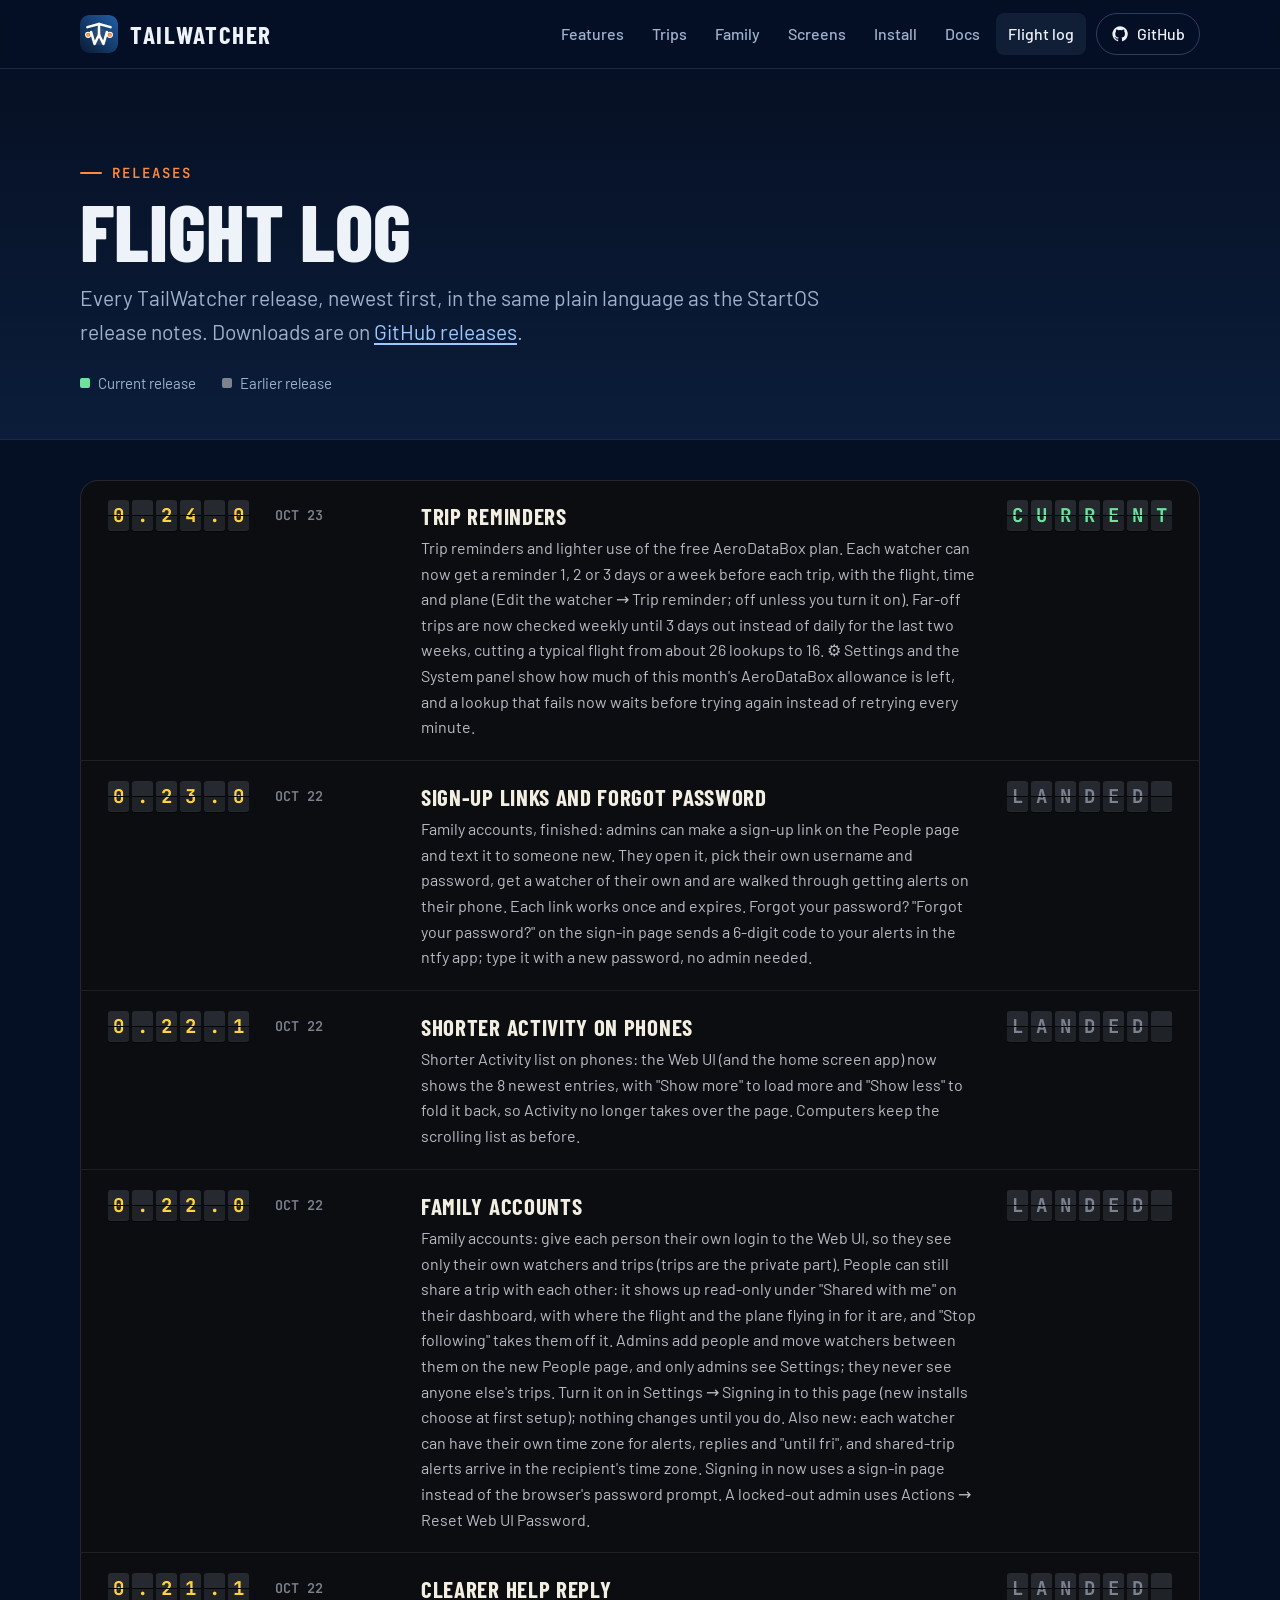
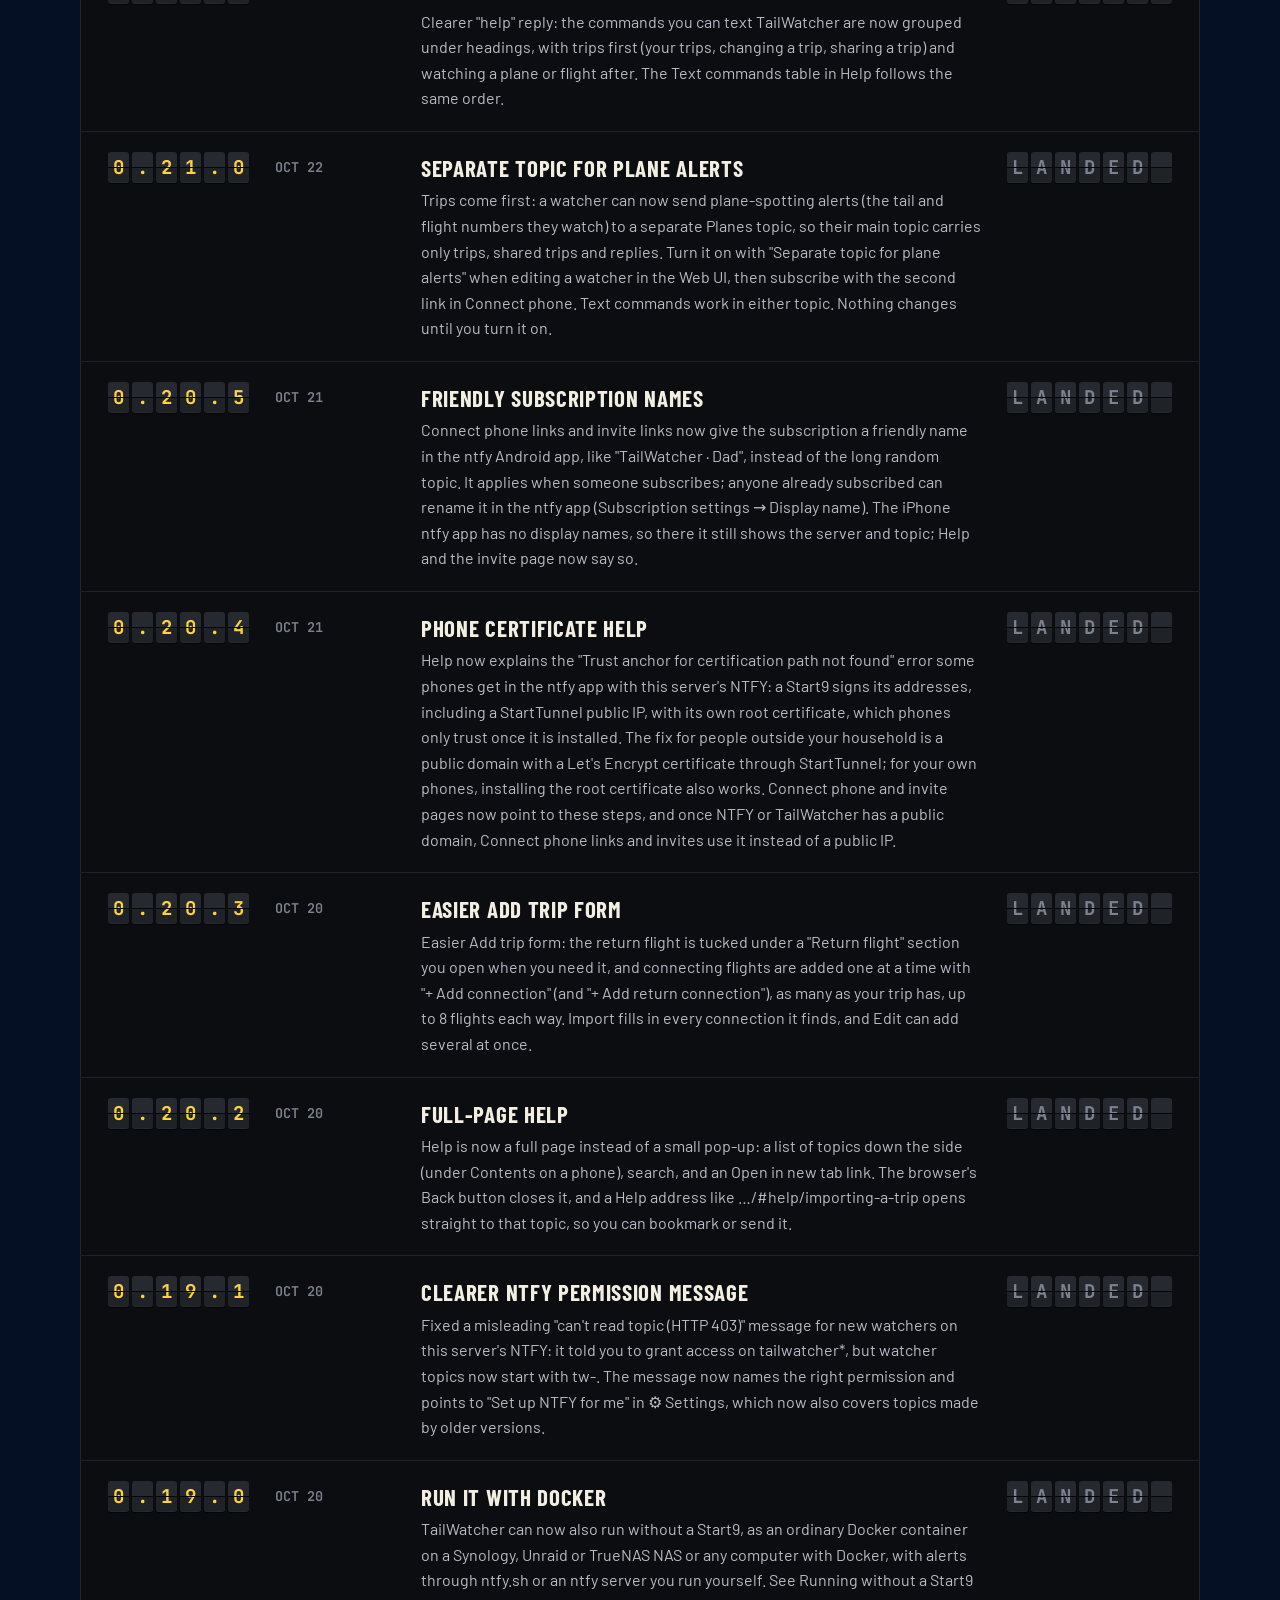
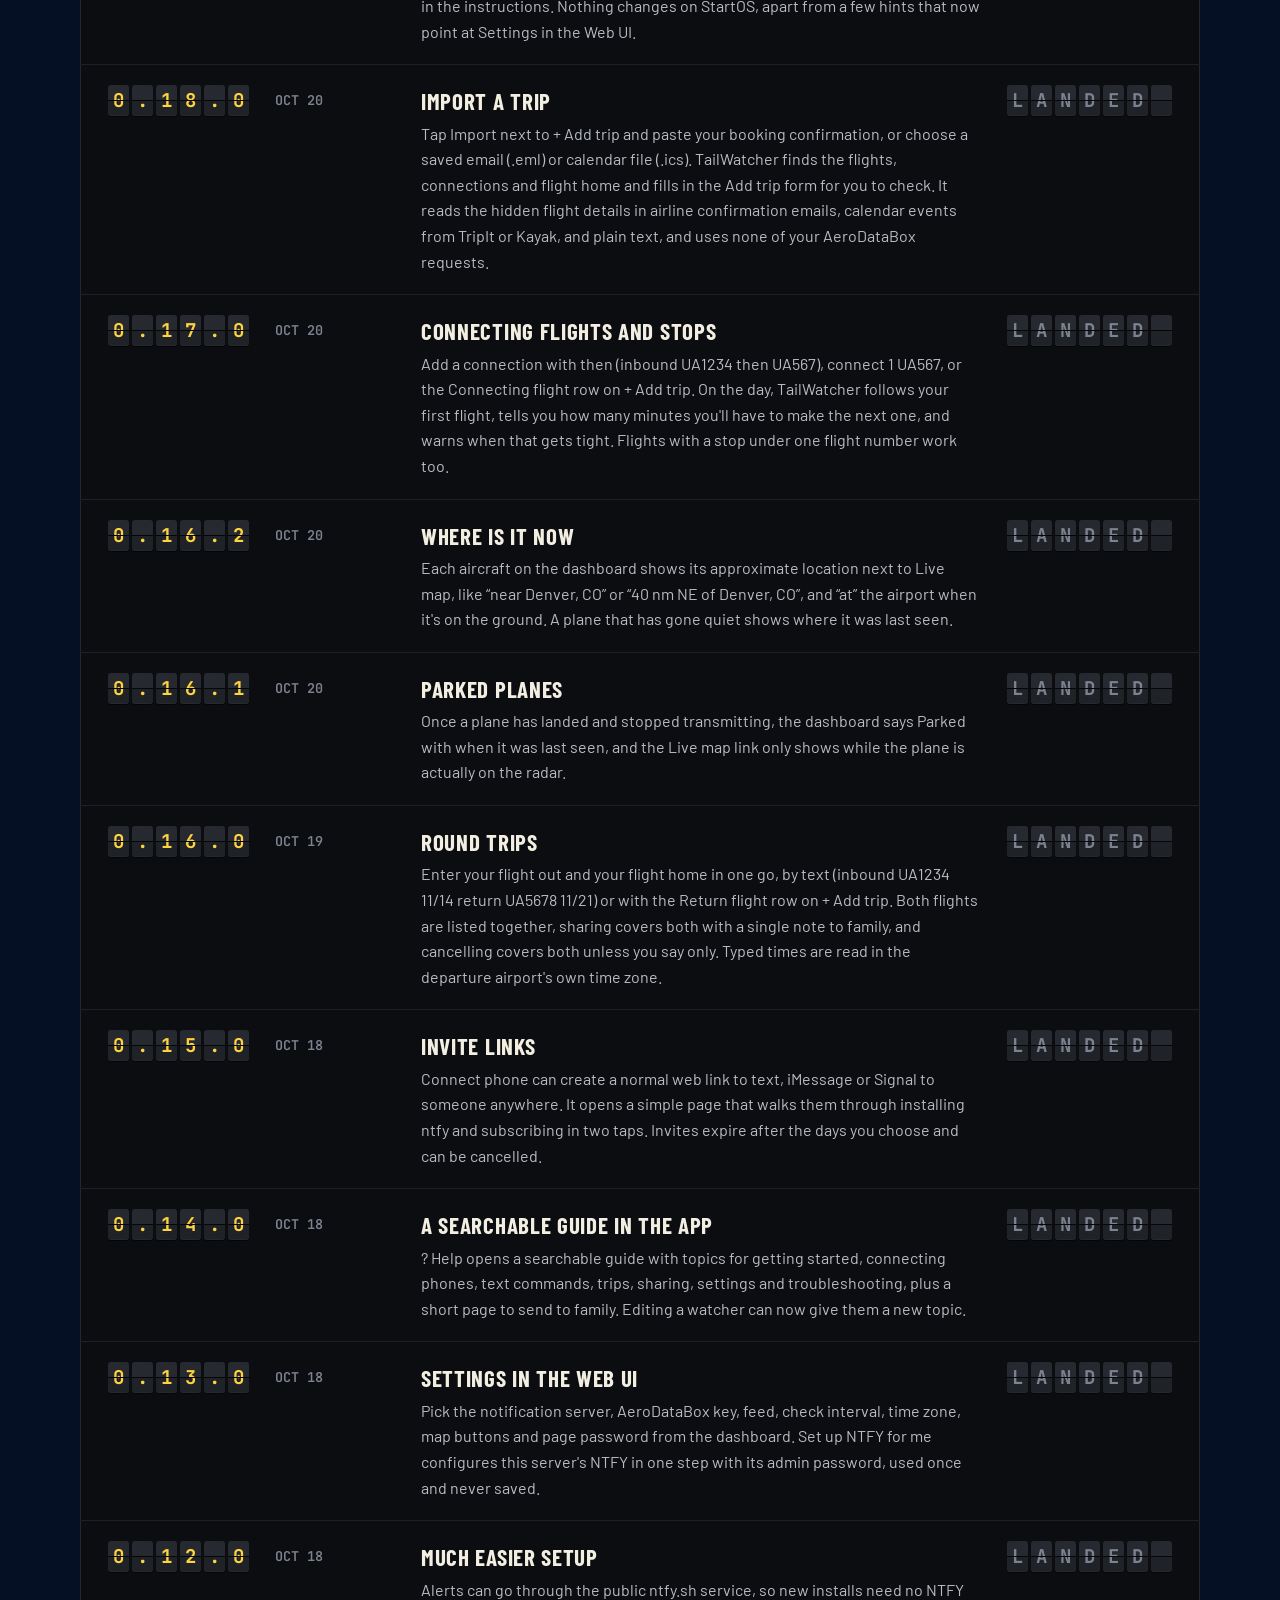
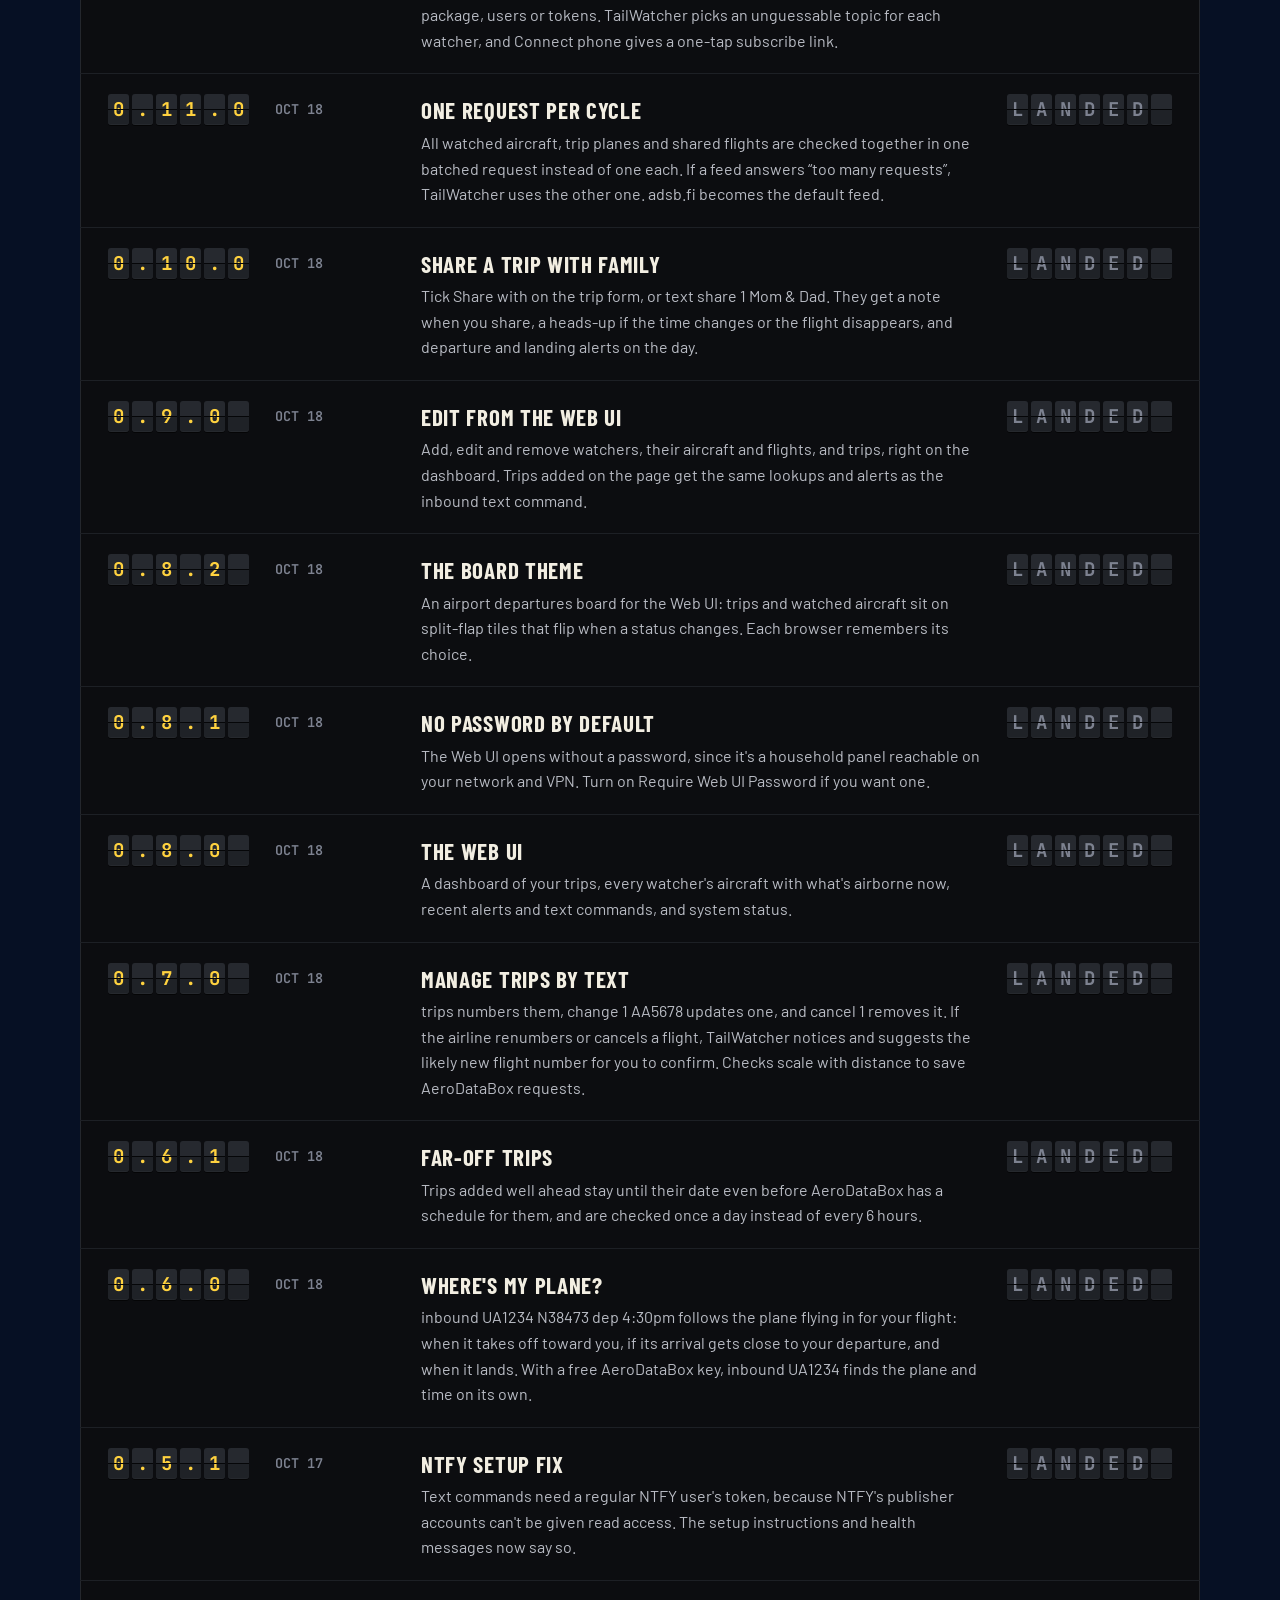
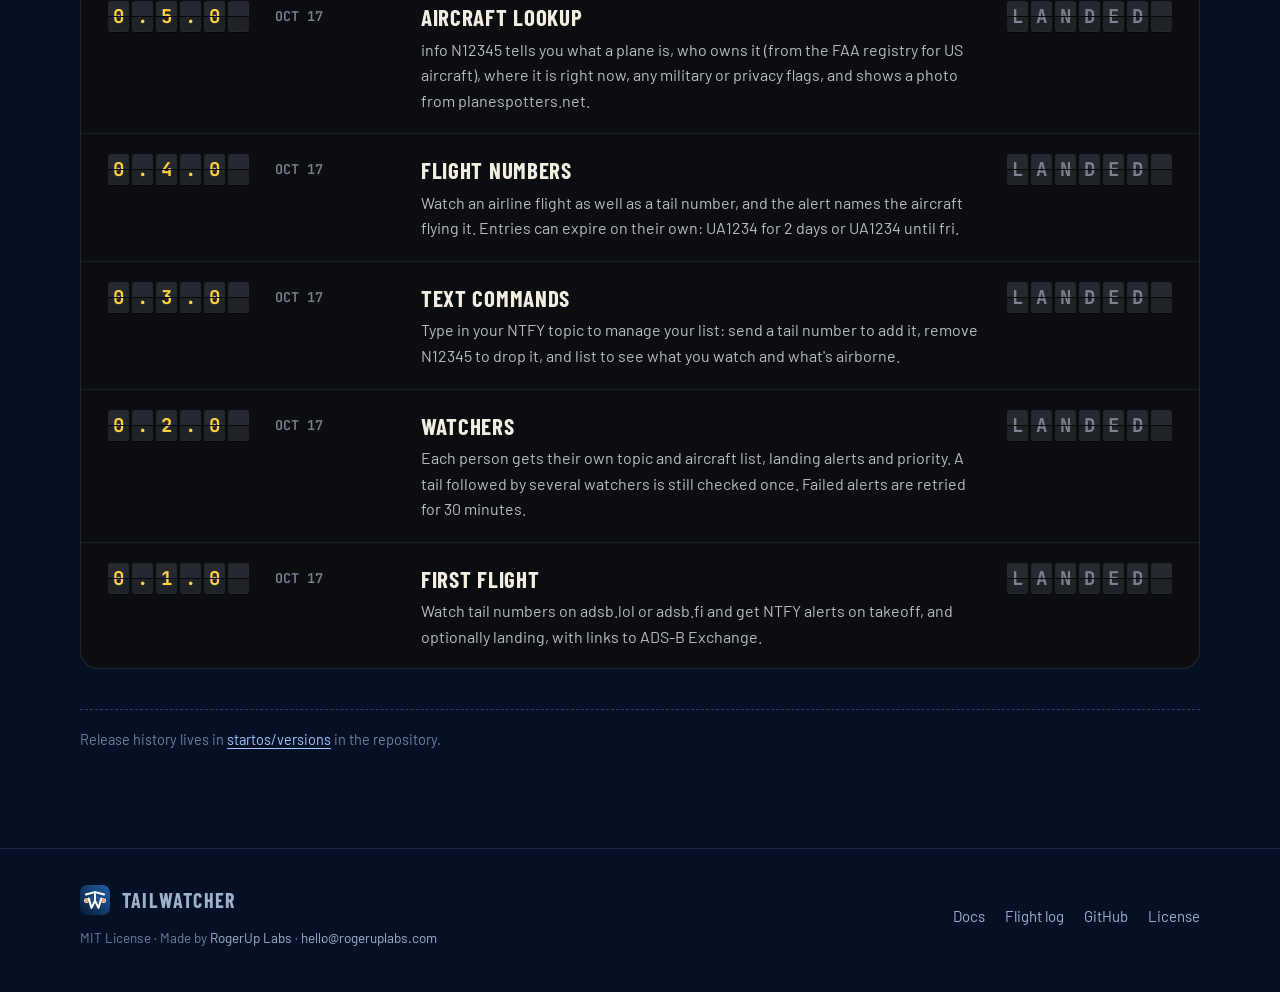
<file: changelog.html>
<!doctype html>
<html lang="en">
<head>
<meta charset="utf-8">
<meta name="viewport" content="width=device-width, initial-scale=1, viewport-fit=cover">
<title>TailWatcher Flight Log</title>
<meta name="claude:viewport-fit-sides" content="cover">
<meta name="description" content="Every TailWatcher release, newest first: family accounts, Docker, round trips, sharing, the Board theme and more.">
<meta name="theme-color" content="#061024">

<link rel="icon" href="icon.svg" type="image/svg+xml">
<link rel="canonical" href="https://tailwatcher.org/changelog.html">
<meta property="og:title" content="TailWatcher Flight Log">
<meta property="og:description" content="Every TailWatcher release, newest first: family accounts, Docker, round trips, sharing, the Board theme and more.">
<meta property="og:image" content="https://tailwatcher.org/assets/img/og.png">
<link rel="preconnect" href="https://fonts.googleapis.com">
<link rel="preconnect" href="https://fonts.gstatic.com" crossorigin>
<link rel="stylesheet" href="https://fonts.googleapis.com/css2?family=Barlow+Condensed:wght@600;700;800&family=Barlow:wght@300;400;500;600&family=JetBrains+Mono:wght@500;600;700&display=swap">
<link rel="stylesheet" href="assets/site.css">
</head>
<body>
<a class="skip" href="#main">Skip to content</a>

<svg width="0" height="0" style="position:absolute" aria-hidden="true">
  <defs>
    <symbol id="i-plane" viewBox="0 0 24 24"><path fill="currentColor" d="M12 1.6c.9 0 1.5 1 1.5 2.2v5.5l8 4.5v2.1l-8-2.4v4.6l2.4 1.8v1.8L12 20.6l-3.9 1.1v-1.8l2.4-1.8v-4.6l-8 2.4v-2.1l8-4.5V3.8c0-1.2.6-2.2 1.5-2.2z"/></symbol>
    <symbol id="i-bell" viewBox="0 0 24 24"><g fill="none" stroke="currentColor" stroke-width="1.8" stroke-linecap="round" stroke-linejoin="round"><path d="M6 16V11a6 6 0 0 1 12 0v5l1.6 2H4.4z"/><path d="M10 20.5a2.2 2.2 0 0 0 4 0"/></g></symbol>
    <symbol id="i-bag" viewBox="0 0 24 24"><g fill="none" stroke="currentColor" stroke-width="1.8" stroke-linecap="round" stroke-linejoin="round"><rect x="4" y="7" width="16" height="12" rx="2.5"/><path d="M9 7V5.2A1.2 1.2 0 0 1 10.2 4h3.6A1.2 1.2 0 0 1 15 5.2V7M9 7v12M15 7v12"/></g></symbol>
    <symbol id="i-loop" viewBox="0 0 24 24"><g fill="none" stroke="currentColor" stroke-width="1.8" stroke-linecap="round" stroke-linejoin="round"><path d="M4 9h13l-3-3M20 15H7l3 3"/></g></symbol>
    <symbol id="i-chain" viewBox="0 0 24 24"><g fill="none" stroke="currentColor" stroke-width="1.8" stroke-linecap="round" stroke-linejoin="round"><path d="M10 14a4 4 0 0 0 5.7 0l3-3a4 4 0 0 0-5.7-5.7l-1 1"/><path d="M14 10a4 4 0 0 0-5.7 0l-3 3a4 4 0 0 0 5.7 5.7l1-1"/></g></symbol>
    <symbol id="i-people" viewBox="0 0 24 24"><g fill="none" stroke="currentColor" stroke-width="1.8" stroke-linecap="round" stroke-linejoin="round"><circle cx="9" cy="8.5" r="3.2"/><path d="M3 19.5c.6-3.3 3-5 6-5s5.4 1.7 6 5"/><circle cx="17" cy="9.5" r="2.5"/><path d="M16.5 14.6c2.3.2 4 1.7 4.5 4.4"/></g></symbol>
    <symbol id="i-chat" viewBox="0 0 24 24"><g fill="none" stroke="currentColor" stroke-width="1.8" stroke-linecap="round" stroke-linejoin="round"><path d="M4 5.5h16v10H9.5L5 19.5v-4H4z"/><path d="M8 9.5h8M8 12.5h5"/></g></symbol>
    <symbol id="i-search" viewBox="0 0 24 24"><g fill="none" stroke="currentColor" stroke-width="1.8" stroke-linecap="round"><circle cx="10.5" cy="10.5" r="6"/><path d="M15 15l5 5"/></g></symbol>
    <symbol id="i-board" viewBox="0 0 24 24"><g fill="none" stroke="currentColor" stroke-width="1.8" stroke-linejoin="round"><rect x="3" y="5" width="5" height="7" rx="1"/><rect x="9.5" y="5" width="5" height="7" rx="1"/><rect x="16" y="5" width="5" height="7" rx="1"/><path d="M3 8.5h18M4 16h16M4 19h10" stroke-linecap="round"/></g></symbol>
    <symbol id="i-invite" viewBox="0 0 24 24"><g fill="none" stroke="currentColor" stroke-width="1.8" stroke-linecap="round" stroke-linejoin="round"><rect x="3.5" y="5.5" width="17" height="13" rx="2"/><path d="M4 7l8 6 8-6"/></g></symbol>
    <symbol id="i-server" viewBox="0 0 24 24"><g fill="none" stroke="currentColor" stroke-width="1.8" stroke-linecap="round"><rect x="4" y="4" width="16" height="7" rx="1.8"/><rect x="4" y="13" width="16" height="7" rx="1.8"/><path d="M8 7.5h.01M8 16.5h.01M12 7.5h5M12 16.5h5"/></g></symbol>
    <symbol id="i-antenna" viewBox="0 0 24 24"><g fill="none" stroke="currentColor" stroke-width="1.8" stroke-linecap="round" stroke-linejoin="round"><path d="M12 12l-4 9M12 12l4 9M9.2 18h5.6"/><circle cx="12" cy="10" r="1.8"/><path d="M8.2 6.2a5.4 5.4 0 0 0 0 7.6M15.8 6.2a5.4 5.4 0 0 1 0 7.6M5.5 3.5a9.2 9.2 0 0 0 0 13M18.5 3.5a9.2 9.2 0 0 1 0 13"/></g></symbol>
    <symbol id="i-pin" viewBox="0 0 24 24"><g fill="none" stroke="currentColor" stroke-width="1.8" stroke-linejoin="round"><path d="M12 21s-6.5-5.6-6.5-11a6.5 6.5 0 0 1 13 0c0 5.4-6.5 11-6.5 11z"/><circle cx="12" cy="10" r="2.4"/></g></symbol>
    <symbol id="i-import" viewBox="0 0 24 24"><g fill="none" stroke="currentColor" stroke-width="1.8" stroke-linecap="round" stroke-linejoin="round"><path d="M12 3.5v10M8 9.5l4 4 4-4"/><path d="M4 14v4.5A1.5 1.5 0 0 0 5.5 20h13a1.5 1.5 0 0 0 1.5-1.5V14"/></g></symbol>
    <symbol id="i-clock" viewBox="0 0 24 24"><g fill="none" stroke="currentColor" stroke-width="1.8" stroke-linecap="round"><circle cx="12" cy="12" r="8.5"/><path d="M12 7.5V12l3 2"/></g></symbol>
    <symbol id="i-check" viewBox="0 0 24 24"><path fill="none" stroke="currentColor" stroke-width="2" stroke-linecap="round" stroke-linejoin="round" d="M5 12.5l4.5 4.5L19 7.5"/></symbol>
    <symbol id="i-send" viewBox="0 0 24 24"><path fill="currentColor" d="M3.5 11.2 19.6 4.1c.8-.3 1.5.4 1.2 1.2L13.8 21.4c-.3.8-1.5.8-1.8 0l-2.2-6.2-6.2-2.2c-.8-.3-.8-1.5-.1-1.8z"/></symbol>
    <symbol id="i-github" viewBox="0 0 24 24"><path fill="currentColor" d="M12 1.8a10.2 10.2 0 0 0-3.2 19.9c.5.1.7-.2.7-.5v-1.8c-2.8.6-3.4-1.3-3.4-1.3-.5-1.2-1.1-1.5-1.1-1.5-.9-.6.1-.6.1-.6 1 .1 1.6 1 1.6 1 .9 1.6 2.4 1.1 3 .9.1-.7.4-1.1.6-1.4-2.3-.3-4.6-1.1-4.6-5a3.9 3.9 0 0 1 1-2.7 3.6 3.6 0 0 1 .1-2.7s.9-.3 2.8 1a9.6 9.6 0 0 1 5.1 0c1.9-1.3 2.8-1 2.8-1 .6 1.4.2 2.4.1 2.7a3.9 3.9 0 0 1 1 2.7c0 3.9-2.3 4.7-4.6 5 .4.3.7.9.7 1.9v2.8c0 .3.2.6.7.5A10.2 10.2 0 0 0 12 1.8z"/></symbol>
    <symbol id="i-menu" viewBox="0 0 24 24"><path fill="none" stroke="currentColor" stroke-width="2" stroke-linecap="round" d="M4 7h16M4 12h16M4 17h16"/></symbol>
    <symbol id="i-book" viewBox="0 0 24 24"><g fill="none" stroke="currentColor" stroke-width="1.8" stroke-linejoin="round"><path d="M4 5.5A1.5 1.5 0 0 1 5.5 4H11v15.5H5.5A1.5 1.5 0 0 0 4 21z"/><path d="M20 5.5A1.5 1.5 0 0 0 18.5 4H13v15.5h5.5A1.5 1.5 0 0 1 20 21z"/></g></symbol>
    <symbol id="i-bug" viewBox="0 0 24 24"><g fill="none" stroke="currentColor" stroke-width="1.8" stroke-linecap="round" stroke-linejoin="round"><rect x="7" y="7.5" width="10" height="12" rx="5"/><path d="M9 7.5a3 3 0 0 1 6 0M12 11v8.5M3.5 13H7M17 13h3.5M4.5 8.5 7 10M19.5 8.5 17 10M4.5 18.5 7 17M19.5 18.5 17 17"/></g></symbol>
    <symbol id="i-log" viewBox="0 0 24 24"><g fill="none" stroke="currentColor" stroke-width="1.8" stroke-linecap="round" stroke-linejoin="round"><rect x="5" y="3.5" width="14" height="17" rx="2"/><path d="M8.5 8h7M8.5 12h7M8.5 16h4"/></g></symbol>
    <symbol id="i-scale" viewBox="0 0 24 24"><g fill="none" stroke="currentColor" stroke-width="1.8" stroke-linecap="round" stroke-linejoin="round"><path d="M12 4v16M7 20h10M5 7h14M5 7l-2.5 6a2.5 2.5 0 0 0 5 0zM19 7l-2.5 6a2.5 2.5 0 0 0 5 0z"/></g></symbol>
  </defs>
</svg>

<header class="nav">
  <div class="wrap">
    <a class="brand" href="./" aria-label="TailWatcher home"><img src="assets/logo.svg" alt="" width="38" height="38">TailWatcher</a>
    <button class="menu-btn" type="button" aria-expanded="false" aria-controls="nav-links" aria-label="Menu"><svg><use href="#i-menu"/></svg></button>
    <nav class="nav-links" id="nav-links" aria-label="Main">
      <a href="./#features">Features</a>
      <a href="./#trips">Trips</a>
      <a href="./#family">Family</a>
      <a href="./#screens">Screens</a>
      <a href="./#install">Install</a>
      <a href="docs.html">Docs</a>
      <a href="changelog.html" aria-current="page">Flight log</a>
      <a class="nav-gh" href="https://github.com/RogerUp-Labs/tailwatcher"><svg><use href="#i-github"/></svg>GitHub</a>
    </nav>
  </div>
</header>

<main id="main">
<section class="page-head">
  <div class="wrap">
    <span class="eyebrow">Releases</span>
    <h1>Flight log</h1>
    <p class="lede">Every TailWatcher release, newest first, in the same plain language as the StartOS release notes. Downloads are on <a href="https://github.com/RogerUp-Labs/tailwatcher/releases">GitHub releases</a>.</p>
    <div class="legend"><span><i style="background:var(--green)"></i>Current release</span><span><i style="background:#7d8290"></i>Earlier release</span></div>
  </div>
</section>
<div class="wrap log">
  <ol class="log-list" reversed>
  <li class="log-row" id="v0.24.0">
    <span class="flaps" aria-label="0.24.0"><span class="flap y" aria-hidden="true">0</span><span class="flap y" aria-hidden="true">.</span><span class="flap y" aria-hidden="true">2</span><span class="flap y" aria-hidden="true">4</span><span class="flap y" aria-hidden="true">.</span><span class="flap y" aria-hidden="true">0</span></span>
    <span class="when">OCT 23</span>
    <div class="body"><h2>Trip reminders</h2><p>Trip reminders and lighter use of the free AeroDataBox plan. Each watcher can now get a reminder 1, 2 or 3 days or a week before each trip, with the flight, time and plane (Edit the watcher → Trip reminder; off unless you turn it on). Far-off trips are now checked weekly until 3 days out instead of daily for the last two weeks, cutting a typical flight from about 26 lookups to 16. ⚙ Settings and the System panel show how much of this month&#x27;s AeroDataBox allowance is left, and a lookup that fails now waits before trying again instead of retrying every minute.</p></div>
    <div class="st"><span class="flaps" aria-label="CURRENT"><span class="flap g" aria-hidden="true">C</span><span class="flap g" aria-hidden="true">U</span><span class="flap g" aria-hidden="true">R</span><span class="flap g" aria-hidden="true">R</span><span class="flap g" aria-hidden="true">E</span><span class="flap g" aria-hidden="true">N</span><span class="flap g" aria-hidden="true">T</span></span></div>
  </li>
  <li class="log-row" id="v0.23.0">
    <span class="flaps" aria-label="0.23.0"><span class="flap y" aria-hidden="true">0</span><span class="flap y" aria-hidden="true">.</span><span class="flap y" aria-hidden="true">2</span><span class="flap y" aria-hidden="true">3</span><span class="flap y" aria-hidden="true">.</span><span class="flap y" aria-hidden="true">0</span></span>
    <span class="when">OCT 22</span>
    <div class="body"><h2>Sign-up links and forgot password</h2><p>Family accounts, finished: admins can make a sign-up link on the People page and text it to someone new. They open it, pick their own username and password, get a watcher of their own and are walked through getting alerts on their phone. Each link works once and expires. Forgot your password? &quot;Forgot your password?&quot; on the sign-in page sends a 6-digit code to your alerts in the ntfy app; type it with a new password, no admin needed.</p></div>
    <div class="st"><span class="flaps" aria-label="LANDED"><span class="flap m" aria-hidden="true">L</span><span class="flap m" aria-hidden="true">A</span><span class="flap m" aria-hidden="true">N</span><span class="flap m" aria-hidden="true">D</span><span class="flap m" aria-hidden="true">E</span><span class="flap m" aria-hidden="true">D</span><span class="flap m" aria-hidden="true">&nbsp;</span></span></div>
  </li>
  <li class="log-row" id="v0.22.1">
    <span class="flaps" aria-label="0.22.1"><span class="flap y" aria-hidden="true">0</span><span class="flap y" aria-hidden="true">.</span><span class="flap y" aria-hidden="true">2</span><span class="flap y" aria-hidden="true">2</span><span class="flap y" aria-hidden="true">.</span><span class="flap y" aria-hidden="true">1</span></span>
    <span class="when">OCT 22</span>
    <div class="body"><h2>Shorter Activity on phones</h2><p>Shorter Activity list on phones: the Web UI (and the home screen app) now shows the 8 newest entries, with &quot;Show more&quot; to load more and &quot;Show less&quot; to fold it back, so Activity no longer takes over the page. Computers keep the scrolling list as before.</p></div>
    <div class="st"><span class="flaps" aria-label="LANDED"><span class="flap m" aria-hidden="true">L</span><span class="flap m" aria-hidden="true">A</span><span class="flap m" aria-hidden="true">N</span><span class="flap m" aria-hidden="true">D</span><span class="flap m" aria-hidden="true">E</span><span class="flap m" aria-hidden="true">D</span><span class="flap m" aria-hidden="true">&nbsp;</span></span></div>
  </li>
  <li class="log-row" id="v0.22.0">
    <span class="flaps" aria-label="0.22.0"><span class="flap y" aria-hidden="true">0</span><span class="flap y" aria-hidden="true">.</span><span class="flap y" aria-hidden="true">2</span><span class="flap y" aria-hidden="true">2</span><span class="flap y" aria-hidden="true">.</span><span class="flap y" aria-hidden="true">0</span></span>
    <span class="when">OCT 22</span>
    <div class="body"><h2>Family accounts</h2><p>Family accounts: give each person their own login to the Web UI, so they see only their own watchers and trips (trips are the private part). People can still share a trip with each other: it shows up read-only under &quot;Shared with me&quot; on their dashboard, with where the flight and the plane flying in for it are, and &quot;Stop following&quot; takes them off it. Admins add people and move watchers between them on the new People page, and only admins see Settings; they never see anyone else&#x27;s trips. Turn it on in Settings → Signing in to this page (new installs choose at first setup); nothing changes until you do. Also new: each watcher can have their own time zone for alerts, replies and &quot;until fri&quot;, and shared-trip alerts arrive in the recipient&#x27;s time zone. Signing in now uses a sign-in page instead of the browser&#x27;s password prompt. A locked-out admin uses Actions → Reset Web UI Password.</p></div>
    <div class="st"><span class="flaps" aria-label="LANDED"><span class="flap m" aria-hidden="true">L</span><span class="flap m" aria-hidden="true">A</span><span class="flap m" aria-hidden="true">N</span><span class="flap m" aria-hidden="true">D</span><span class="flap m" aria-hidden="true">E</span><span class="flap m" aria-hidden="true">D</span><span class="flap m" aria-hidden="true">&nbsp;</span></span></div>
  </li>
  <li class="log-row" id="v0.21.1">
    <span class="flaps" aria-label="0.21.1"><span class="flap y" aria-hidden="true">0</span><span class="flap y" aria-hidden="true">.</span><span class="flap y" aria-hidden="true">2</span><span class="flap y" aria-hidden="true">1</span><span class="flap y" aria-hidden="true">.</span><span class="flap y" aria-hidden="true">1</span></span>
    <span class="when">OCT 22</span>
    <div class="body"><h2>Clearer help reply</h2><p>Clearer &quot;help&quot; reply: the commands you can text TailWatcher are now grouped under headings, with trips first (your trips, changing a trip, sharing a trip) and watching a plane or flight after. The Text commands table in Help follows the same order.</p></div>
    <div class="st"><span class="flaps" aria-label="LANDED"><span class="flap m" aria-hidden="true">L</span><span class="flap m" aria-hidden="true">A</span><span class="flap m" aria-hidden="true">N</span><span class="flap m" aria-hidden="true">D</span><span class="flap m" aria-hidden="true">E</span><span class="flap m" aria-hidden="true">D</span><span class="flap m" aria-hidden="true">&nbsp;</span></span></div>
  </li>
  <li class="log-row" id="v0.21.0">
    <span class="flaps" aria-label="0.21.0"><span class="flap y" aria-hidden="true">0</span><span class="flap y" aria-hidden="true">.</span><span class="flap y" aria-hidden="true">2</span><span class="flap y" aria-hidden="true">1</span><span class="flap y" aria-hidden="true">.</span><span class="flap y" aria-hidden="true">0</span></span>
    <span class="when">OCT 22</span>
    <div class="body"><h2>Separate topic for plane alerts</h2><p>Trips come first: a watcher can now send plane-spotting alerts (the tail and flight numbers they watch) to a separate Planes topic, so their main topic carries only trips, shared trips and replies. Turn it on with &quot;Separate topic for plane alerts&quot; when editing a watcher in the Web UI, then subscribe with the second link in Connect phone. Text commands work in either topic. Nothing changes until you turn it on.</p></div>
    <div class="st"><span class="flaps" aria-label="LANDED"><span class="flap m" aria-hidden="true">L</span><span class="flap m" aria-hidden="true">A</span><span class="flap m" aria-hidden="true">N</span><span class="flap m" aria-hidden="true">D</span><span class="flap m" aria-hidden="true">E</span><span class="flap m" aria-hidden="true">D</span><span class="flap m" aria-hidden="true">&nbsp;</span></span></div>
  </li>
  <li class="log-row" id="v0.20.5">
    <span class="flaps" aria-label="0.20.5"><span class="flap y" aria-hidden="true">0</span><span class="flap y" aria-hidden="true">.</span><span class="flap y" aria-hidden="true">2</span><span class="flap y" aria-hidden="true">0</span><span class="flap y" aria-hidden="true">.</span><span class="flap y" aria-hidden="true">5</span></span>
    <span class="when">OCT 21</span>
    <div class="body"><h2>Friendly subscription names</h2><p>Connect phone links and invite links now give the subscription a friendly name in the ntfy Android app, like &quot;TailWatcher · Dad&quot;, instead of the long random topic. It applies when someone subscribes; anyone already subscribed can rename it in the ntfy app (Subscription settings → Display name). The iPhone ntfy app has no display names, so there it still shows the server and topic; Help and the invite page now say so.</p></div>
    <div class="st"><span class="flaps" aria-label="LANDED"><span class="flap m" aria-hidden="true">L</span><span class="flap m" aria-hidden="true">A</span><span class="flap m" aria-hidden="true">N</span><span class="flap m" aria-hidden="true">D</span><span class="flap m" aria-hidden="true">E</span><span class="flap m" aria-hidden="true">D</span><span class="flap m" aria-hidden="true">&nbsp;</span></span></div>
  </li>
  <li class="log-row" id="v0.20.4">
    <span class="flaps" aria-label="0.20.4"><span class="flap y" aria-hidden="true">0</span><span class="flap y" aria-hidden="true">.</span><span class="flap y" aria-hidden="true">2</span><span class="flap y" aria-hidden="true">0</span><span class="flap y" aria-hidden="true">.</span><span class="flap y" aria-hidden="true">4</span></span>
    <span class="when">OCT 21</span>
    <div class="body"><h2>Phone certificate help</h2><p>Help now explains the &quot;Trust anchor for certification path not found&quot; error some phones get in the ntfy app with this server&#x27;s NTFY: a Start9 signs its addresses, including a StartTunnel public IP, with its own root certificate, which phones only trust once it is installed. The fix for people outside your household is a public domain with a Let&#x27;s Encrypt certificate through StartTunnel; for your own phones, installing the root certificate also works. Connect phone and invite pages now point to these steps, and once NTFY or TailWatcher has a public domain, Connect phone links and invites use it instead of a public IP.</p></div>
    <div class="st"><span class="flaps" aria-label="LANDED"><span class="flap m" aria-hidden="true">L</span><span class="flap m" aria-hidden="true">A</span><span class="flap m" aria-hidden="true">N</span><span class="flap m" aria-hidden="true">D</span><span class="flap m" aria-hidden="true">E</span><span class="flap m" aria-hidden="true">D</span><span class="flap m" aria-hidden="true">&nbsp;</span></span></div>
  </li>
  <li class="log-row" id="v0.20.3">
    <span class="flaps" aria-label="0.20.3"><span class="flap y" aria-hidden="true">0</span><span class="flap y" aria-hidden="true">.</span><span class="flap y" aria-hidden="true">2</span><span class="flap y" aria-hidden="true">0</span><span class="flap y" aria-hidden="true">.</span><span class="flap y" aria-hidden="true">3</span></span>
    <span class="when">OCT 20</span>
    <div class="body"><h2>Easier Add trip form</h2><p>Easier Add trip form: the return flight is tucked under a &quot;Return flight&quot; section you open when you need it, and connecting flights are added one at a time with &quot;+ Add connection&quot; (and &quot;+ Add return connection&quot;), as many as your trip has, up to 8 flights each way. Import fills in every connection it finds, and Edit can add several at once.</p></div>
    <div class="st"><span class="flaps" aria-label="LANDED"><span class="flap m" aria-hidden="true">L</span><span class="flap m" aria-hidden="true">A</span><span class="flap m" aria-hidden="true">N</span><span class="flap m" aria-hidden="true">D</span><span class="flap m" aria-hidden="true">E</span><span class="flap m" aria-hidden="true">D</span><span class="flap m" aria-hidden="true">&nbsp;</span></span></div>
  </li>
  <li class="log-row" id="v0.20.2">
    <span class="flaps" aria-label="0.20.2"><span class="flap y" aria-hidden="true">0</span><span class="flap y" aria-hidden="true">.</span><span class="flap y" aria-hidden="true">2</span><span class="flap y" aria-hidden="true">0</span><span class="flap y" aria-hidden="true">.</span><span class="flap y" aria-hidden="true">2</span></span>
    <span class="when">OCT 20</span>
    <div class="body"><h2>Full-page Help</h2><p>Help is now a full page instead of a small pop-up: a list of topics down the side (under Contents on a phone), search, and an Open in new tab link. The browser&#x27;s Back button closes it, and a Help address like …/#help/importing-a-trip opens straight to that topic, so you can bookmark or send it.</p></div>
    <div class="st"><span class="flaps" aria-label="LANDED"><span class="flap m" aria-hidden="true">L</span><span class="flap m" aria-hidden="true">A</span><span class="flap m" aria-hidden="true">N</span><span class="flap m" aria-hidden="true">D</span><span class="flap m" aria-hidden="true">E</span><span class="flap m" aria-hidden="true">D</span><span class="flap m" aria-hidden="true">&nbsp;</span></span></div>
  </li>
  <li class="log-row" id="v0.19.1">
    <span class="flaps" aria-label="0.19.1"><span class="flap y" aria-hidden="true">0</span><span class="flap y" aria-hidden="true">.</span><span class="flap y" aria-hidden="true">1</span><span class="flap y" aria-hidden="true">9</span><span class="flap y" aria-hidden="true">.</span><span class="flap y" aria-hidden="true">1</span></span>
    <span class="when">OCT 20</span>
    <div class="body"><h2>Clearer ntfy permission message</h2><p>Fixed a misleading &quot;can&#x27;t read topic (HTTP 403)&quot; message for new watchers on this server&#x27;s NTFY: it told you to grant access on tailwatcher*, but watcher topics now start with tw-. The message now names the right permission and points to &quot;Set up NTFY for me&quot; in ⚙ Settings, which now also covers topics made by older versions.</p></div>
    <div class="st"><span class="flaps" aria-label="LANDED"><span class="flap m" aria-hidden="true">L</span><span class="flap m" aria-hidden="true">A</span><span class="flap m" aria-hidden="true">N</span><span class="flap m" aria-hidden="true">D</span><span class="flap m" aria-hidden="true">E</span><span class="flap m" aria-hidden="true">D</span><span class="flap m" aria-hidden="true">&nbsp;</span></span></div>
  </li>
  <li class="log-row" id="v0.19.0">
    <span class="flaps" aria-label="0.19.0"><span class="flap y" aria-hidden="true">0</span><span class="flap y" aria-hidden="true">.</span><span class="flap y" aria-hidden="true">1</span><span class="flap y" aria-hidden="true">9</span><span class="flap y" aria-hidden="true">.</span><span class="flap y" aria-hidden="true">0</span></span>
    <span class="when">OCT 20</span>
    <div class="body"><h2>Run it with Docker</h2><p>TailWatcher can now also run without a Start9, as an ordinary Docker container on a Synology, Unraid or TrueNAS NAS or any computer with Docker, with alerts through ntfy.sh or an ntfy server you run yourself. See Running without a Start9 in the instructions. Nothing changes on StartOS, apart from a few hints that now point at Settings in the Web UI.</p></div>
    <div class="st"><span class="flaps" aria-label="LANDED"><span class="flap m" aria-hidden="true">L</span><span class="flap m" aria-hidden="true">A</span><span class="flap m" aria-hidden="true">N</span><span class="flap m" aria-hidden="true">D</span><span class="flap m" aria-hidden="true">E</span><span class="flap m" aria-hidden="true">D</span><span class="flap m" aria-hidden="true">&nbsp;</span></span></div>
  </li>
  <li class="log-row" id="v0.18.0">
    <span class="flaps" aria-label="0.18.0"><span class="flap y" aria-hidden="true">0</span><span class="flap y" aria-hidden="true">.</span><span class="flap y" aria-hidden="true">1</span><span class="flap y" aria-hidden="true">8</span><span class="flap y" aria-hidden="true">.</span><span class="flap y" aria-hidden="true">0</span></span>
    <span class="when">OCT 20</span>
    <div class="body"><h2>Import a trip</h2><p>Tap Import next to + Add trip and paste your booking confirmation, or choose a saved email (.eml) or calendar file (.ics). TailWatcher finds the flights, connections and flight home and fills in the Add trip form for you to check. It reads the hidden flight details in airline confirmation emails, calendar events from TripIt or Kayak, and plain text, and uses none of your AeroDataBox requests.</p></div>
    <div class="st"><span class="flaps" aria-label="LANDED"><span class="flap m" aria-hidden="true">L</span><span class="flap m" aria-hidden="true">A</span><span class="flap m" aria-hidden="true">N</span><span class="flap m" aria-hidden="true">D</span><span class="flap m" aria-hidden="true">E</span><span class="flap m" aria-hidden="true">D</span><span class="flap m" aria-hidden="true">&nbsp;</span></span></div>
  </li>
  <li class="log-row" id="v0.17.0">
    <span class="flaps" aria-label="0.17.0"><span class="flap y" aria-hidden="true">0</span><span class="flap y" aria-hidden="true">.</span><span class="flap y" aria-hidden="true">1</span><span class="flap y" aria-hidden="true">7</span><span class="flap y" aria-hidden="true">.</span><span class="flap y" aria-hidden="true">0</span></span>
    <span class="when">OCT 20</span>
    <div class="body"><h2>Connecting flights and stops</h2><p>Add a connection with then (inbound UA1234 then UA567), connect 1 UA567, or the Connecting flight row on + Add trip. On the day, TailWatcher follows your first flight, tells you how many minutes you&#x27;ll have to make the next one, and warns when that gets tight. Flights with a stop under one flight number work too.</p></div>
    <div class="st"><span class="flaps" aria-label="LANDED"><span class="flap m" aria-hidden="true">L</span><span class="flap m" aria-hidden="true">A</span><span class="flap m" aria-hidden="true">N</span><span class="flap m" aria-hidden="true">D</span><span class="flap m" aria-hidden="true">E</span><span class="flap m" aria-hidden="true">D</span><span class="flap m" aria-hidden="true">&nbsp;</span></span></div>
  </li>
  <li class="log-row" id="v0.16.2">
    <span class="flaps" aria-label="0.16.2"><span class="flap y" aria-hidden="true">0</span><span class="flap y" aria-hidden="true">.</span><span class="flap y" aria-hidden="true">1</span><span class="flap y" aria-hidden="true">6</span><span class="flap y" aria-hidden="true">.</span><span class="flap y" aria-hidden="true">2</span></span>
    <span class="when">OCT 20</span>
    <div class="body"><h2>Where is it now</h2><p>Each aircraft on the dashboard shows its approximate location next to Live map, like “near Denver, CO” or “40 nm NE of Denver, CO”, and “at” the airport when it&#x27;s on the ground. A plane that has gone quiet shows where it was last seen.</p></div>
    <div class="st"><span class="flaps" aria-label="LANDED"><span class="flap m" aria-hidden="true">L</span><span class="flap m" aria-hidden="true">A</span><span class="flap m" aria-hidden="true">N</span><span class="flap m" aria-hidden="true">D</span><span class="flap m" aria-hidden="true">E</span><span class="flap m" aria-hidden="true">D</span><span class="flap m" aria-hidden="true">&nbsp;</span></span></div>
  </li>
  <li class="log-row" id="v0.16.1">
    <span class="flaps" aria-label="0.16.1"><span class="flap y" aria-hidden="true">0</span><span class="flap y" aria-hidden="true">.</span><span class="flap y" aria-hidden="true">1</span><span class="flap y" aria-hidden="true">6</span><span class="flap y" aria-hidden="true">.</span><span class="flap y" aria-hidden="true">1</span></span>
    <span class="when">OCT 20</span>
    <div class="body"><h2>Parked planes</h2><p>Once a plane has landed and stopped transmitting, the dashboard says Parked with when it was last seen, and the Live map link only shows while the plane is actually on the radar.</p></div>
    <div class="st"><span class="flaps" aria-label="LANDED"><span class="flap m" aria-hidden="true">L</span><span class="flap m" aria-hidden="true">A</span><span class="flap m" aria-hidden="true">N</span><span class="flap m" aria-hidden="true">D</span><span class="flap m" aria-hidden="true">E</span><span class="flap m" aria-hidden="true">D</span><span class="flap m" aria-hidden="true">&nbsp;</span></span></div>
  </li>
  <li class="log-row" id="v0.16.0">
    <span class="flaps" aria-label="0.16.0"><span class="flap y" aria-hidden="true">0</span><span class="flap y" aria-hidden="true">.</span><span class="flap y" aria-hidden="true">1</span><span class="flap y" aria-hidden="true">6</span><span class="flap y" aria-hidden="true">.</span><span class="flap y" aria-hidden="true">0</span></span>
    <span class="when">OCT 19</span>
    <div class="body"><h2>Round trips</h2><p>Enter your flight out and your flight home in one go, by text (inbound UA1234 11/14 return UA5678 11/21) or with the Return flight row on + Add trip. Both flights are listed together, sharing covers both with a single note to family, and cancelling covers both unless you say only. Typed times are read in the departure airport&#x27;s own time zone.</p></div>
    <div class="st"><span class="flaps" aria-label="LANDED"><span class="flap m" aria-hidden="true">L</span><span class="flap m" aria-hidden="true">A</span><span class="flap m" aria-hidden="true">N</span><span class="flap m" aria-hidden="true">D</span><span class="flap m" aria-hidden="true">E</span><span class="flap m" aria-hidden="true">D</span><span class="flap m" aria-hidden="true">&nbsp;</span></span></div>
  </li>
  <li class="log-row" id="v0.15.0">
    <span class="flaps" aria-label="0.15.0"><span class="flap y" aria-hidden="true">0</span><span class="flap y" aria-hidden="true">.</span><span class="flap y" aria-hidden="true">1</span><span class="flap y" aria-hidden="true">5</span><span class="flap y" aria-hidden="true">.</span><span class="flap y" aria-hidden="true">0</span></span>
    <span class="when">OCT 18</span>
    <div class="body"><h2>Invite links</h2><p>Connect phone can create a normal web link to text, iMessage or Signal to someone anywhere. It opens a simple page that walks them through installing ntfy and subscribing in two taps. Invites expire after the days you choose and can be cancelled.</p></div>
    <div class="st"><span class="flaps" aria-label="LANDED"><span class="flap m" aria-hidden="true">L</span><span class="flap m" aria-hidden="true">A</span><span class="flap m" aria-hidden="true">N</span><span class="flap m" aria-hidden="true">D</span><span class="flap m" aria-hidden="true">E</span><span class="flap m" aria-hidden="true">D</span><span class="flap m" aria-hidden="true">&nbsp;</span></span></div>
  </li>
  <li class="log-row" id="v0.14.0">
    <span class="flaps" aria-label="0.14.0"><span class="flap y" aria-hidden="true">0</span><span class="flap y" aria-hidden="true">.</span><span class="flap y" aria-hidden="true">1</span><span class="flap y" aria-hidden="true">4</span><span class="flap y" aria-hidden="true">.</span><span class="flap y" aria-hidden="true">0</span></span>
    <span class="when">OCT 18</span>
    <div class="body"><h2>A searchable guide in the app</h2><p>? Help opens a searchable guide with topics for getting started, connecting phones, text commands, trips, sharing, settings and troubleshooting, plus a short page to send to family. Editing a watcher can now give them a new topic.</p></div>
    <div class="st"><span class="flaps" aria-label="LANDED"><span class="flap m" aria-hidden="true">L</span><span class="flap m" aria-hidden="true">A</span><span class="flap m" aria-hidden="true">N</span><span class="flap m" aria-hidden="true">D</span><span class="flap m" aria-hidden="true">E</span><span class="flap m" aria-hidden="true">D</span><span class="flap m" aria-hidden="true">&nbsp;</span></span></div>
  </li>
  <li class="log-row" id="v0.13.0">
    <span class="flaps" aria-label="0.13.0"><span class="flap y" aria-hidden="true">0</span><span class="flap y" aria-hidden="true">.</span><span class="flap y" aria-hidden="true">1</span><span class="flap y" aria-hidden="true">3</span><span class="flap y" aria-hidden="true">.</span><span class="flap y" aria-hidden="true">0</span></span>
    <span class="when">OCT 18</span>
    <div class="body"><h2>Settings in the Web UI</h2><p>Pick the notification server, AeroDataBox key, feed, check interval, time zone, map buttons and page password from the dashboard. Set up NTFY for me configures this server&#x27;s NTFY in one step with its admin password, used once and never saved.</p></div>
    <div class="st"><span class="flaps" aria-label="LANDED"><span class="flap m" aria-hidden="true">L</span><span class="flap m" aria-hidden="true">A</span><span class="flap m" aria-hidden="true">N</span><span class="flap m" aria-hidden="true">D</span><span class="flap m" aria-hidden="true">E</span><span class="flap m" aria-hidden="true">D</span><span class="flap m" aria-hidden="true">&nbsp;</span></span></div>
  </li>
  <li class="log-row" id="v0.12.0">
    <span class="flaps" aria-label="0.12.0"><span class="flap y" aria-hidden="true">0</span><span class="flap y" aria-hidden="true">.</span><span class="flap y" aria-hidden="true">1</span><span class="flap y" aria-hidden="true">2</span><span class="flap y" aria-hidden="true">.</span><span class="flap y" aria-hidden="true">0</span></span>
    <span class="when">OCT 18</span>
    <div class="body"><h2>Much easier setup</h2><p>Alerts can go through the public ntfy.sh service, so new installs need no NTFY package, users or tokens. TailWatcher picks an unguessable topic for each watcher, and Connect phone gives a one-tap subscribe link.</p></div>
    <div class="st"><span class="flaps" aria-label="LANDED"><span class="flap m" aria-hidden="true">L</span><span class="flap m" aria-hidden="true">A</span><span class="flap m" aria-hidden="true">N</span><span class="flap m" aria-hidden="true">D</span><span class="flap m" aria-hidden="true">E</span><span class="flap m" aria-hidden="true">D</span><span class="flap m" aria-hidden="true">&nbsp;</span></span></div>
  </li>
  <li class="log-row" id="v0.11.0">
    <span class="flaps" aria-label="0.11.0"><span class="flap y" aria-hidden="true">0</span><span class="flap y" aria-hidden="true">.</span><span class="flap y" aria-hidden="true">1</span><span class="flap y" aria-hidden="true">1</span><span class="flap y" aria-hidden="true">.</span><span class="flap y" aria-hidden="true">0</span></span>
    <span class="when">OCT 18</span>
    <div class="body"><h2>One request per cycle</h2><p>All watched aircraft, trip planes and shared flights are checked together in one batched request instead of one each. If a feed answers “too many requests”, TailWatcher uses the other one. adsb.fi becomes the default feed.</p></div>
    <div class="st"><span class="flaps" aria-label="LANDED"><span class="flap m" aria-hidden="true">L</span><span class="flap m" aria-hidden="true">A</span><span class="flap m" aria-hidden="true">N</span><span class="flap m" aria-hidden="true">D</span><span class="flap m" aria-hidden="true">E</span><span class="flap m" aria-hidden="true">D</span><span class="flap m" aria-hidden="true">&nbsp;</span></span></div>
  </li>
  <li class="log-row" id="v0.10.0">
    <span class="flaps" aria-label="0.10.0"><span class="flap y" aria-hidden="true">0</span><span class="flap y" aria-hidden="true">.</span><span class="flap y" aria-hidden="true">1</span><span class="flap y" aria-hidden="true">0</span><span class="flap y" aria-hidden="true">.</span><span class="flap y" aria-hidden="true">0</span></span>
    <span class="when">OCT 18</span>
    <div class="body"><h2>Share a trip with family</h2><p>Tick Share with on the trip form, or text share 1 Mom &amp; Dad. They get a note when you share, a heads-up if the time changes or the flight disappears, and departure and landing alerts on the day.</p></div>
    <div class="st"><span class="flaps" aria-label="LANDED"><span class="flap m" aria-hidden="true">L</span><span class="flap m" aria-hidden="true">A</span><span class="flap m" aria-hidden="true">N</span><span class="flap m" aria-hidden="true">D</span><span class="flap m" aria-hidden="true">E</span><span class="flap m" aria-hidden="true">D</span><span class="flap m" aria-hidden="true">&nbsp;</span></span></div>
  </li>
  <li class="log-row" id="v0.9.0">
    <span class="flaps" aria-label="0.9.0"><span class="flap y" aria-hidden="true">0</span><span class="flap y" aria-hidden="true">.</span><span class="flap y" aria-hidden="true">9</span><span class="flap y" aria-hidden="true">.</span><span class="flap y" aria-hidden="true">0</span><span class="flap y" aria-hidden="true">&nbsp;</span></span>
    <span class="when">OCT 18</span>
    <div class="body"><h2>Edit from the Web UI</h2><p>Add, edit and remove watchers, their aircraft and flights, and trips, right on the dashboard. Trips added on the page get the same lookups and alerts as the inbound text command.</p></div>
    <div class="st"><span class="flaps" aria-label="LANDED"><span class="flap m" aria-hidden="true">L</span><span class="flap m" aria-hidden="true">A</span><span class="flap m" aria-hidden="true">N</span><span class="flap m" aria-hidden="true">D</span><span class="flap m" aria-hidden="true">E</span><span class="flap m" aria-hidden="true">D</span><span class="flap m" aria-hidden="true">&nbsp;</span></span></div>
  </li>
  <li class="log-row" id="v0.8.2">
    <span class="flaps" aria-label="0.8.2"><span class="flap y" aria-hidden="true">0</span><span class="flap y" aria-hidden="true">.</span><span class="flap y" aria-hidden="true">8</span><span class="flap y" aria-hidden="true">.</span><span class="flap y" aria-hidden="true">2</span><span class="flap y" aria-hidden="true">&nbsp;</span></span>
    <span class="when">OCT 18</span>
    <div class="body"><h2>The Board theme</h2><p>An airport departures board for the Web UI: trips and watched aircraft sit on split-flap tiles that flip when a status changes. Each browser remembers its choice.</p></div>
    <div class="st"><span class="flaps" aria-label="LANDED"><span class="flap m" aria-hidden="true">L</span><span class="flap m" aria-hidden="true">A</span><span class="flap m" aria-hidden="true">N</span><span class="flap m" aria-hidden="true">D</span><span class="flap m" aria-hidden="true">E</span><span class="flap m" aria-hidden="true">D</span><span class="flap m" aria-hidden="true">&nbsp;</span></span></div>
  </li>
  <li class="log-row" id="v0.8.1">
    <span class="flaps" aria-label="0.8.1"><span class="flap y" aria-hidden="true">0</span><span class="flap y" aria-hidden="true">.</span><span class="flap y" aria-hidden="true">8</span><span class="flap y" aria-hidden="true">.</span><span class="flap y" aria-hidden="true">1</span><span class="flap y" aria-hidden="true">&nbsp;</span></span>
    <span class="when">OCT 18</span>
    <div class="body"><h2>No password by default</h2><p>The Web UI opens without a password, since it&#x27;s a household panel reachable on your network and VPN. Turn on Require Web UI Password if you want one.</p></div>
    <div class="st"><span class="flaps" aria-label="LANDED"><span class="flap m" aria-hidden="true">L</span><span class="flap m" aria-hidden="true">A</span><span class="flap m" aria-hidden="true">N</span><span class="flap m" aria-hidden="true">D</span><span class="flap m" aria-hidden="true">E</span><span class="flap m" aria-hidden="true">D</span><span class="flap m" aria-hidden="true">&nbsp;</span></span></div>
  </li>
  <li class="log-row" id="v0.8.0">
    <span class="flaps" aria-label="0.8.0"><span class="flap y" aria-hidden="true">0</span><span class="flap y" aria-hidden="true">.</span><span class="flap y" aria-hidden="true">8</span><span class="flap y" aria-hidden="true">.</span><span class="flap y" aria-hidden="true">0</span><span class="flap y" aria-hidden="true">&nbsp;</span></span>
    <span class="when">OCT 18</span>
    <div class="body"><h2>The Web UI</h2><p>A dashboard of your trips, every watcher&#x27;s aircraft with what&#x27;s airborne now, recent alerts and text commands, and system status.</p></div>
    <div class="st"><span class="flaps" aria-label="LANDED"><span class="flap m" aria-hidden="true">L</span><span class="flap m" aria-hidden="true">A</span><span class="flap m" aria-hidden="true">N</span><span class="flap m" aria-hidden="true">D</span><span class="flap m" aria-hidden="true">E</span><span class="flap m" aria-hidden="true">D</span><span class="flap m" aria-hidden="true">&nbsp;</span></span></div>
  </li>
  <li class="log-row" id="v0.7.0">
    <span class="flaps" aria-label="0.7.0"><span class="flap y" aria-hidden="true">0</span><span class="flap y" aria-hidden="true">.</span><span class="flap y" aria-hidden="true">7</span><span class="flap y" aria-hidden="true">.</span><span class="flap y" aria-hidden="true">0</span><span class="flap y" aria-hidden="true">&nbsp;</span></span>
    <span class="when">OCT 18</span>
    <div class="body"><h2>Manage trips by text</h2><p>trips numbers them, change 1 AA5678 updates one, and cancel 1 removes it. If the airline renumbers or cancels a flight, TailWatcher notices and suggests the likely new flight number for you to confirm. Checks scale with distance to save AeroDataBox requests.</p></div>
    <div class="st"><span class="flaps" aria-label="LANDED"><span class="flap m" aria-hidden="true">L</span><span class="flap m" aria-hidden="true">A</span><span class="flap m" aria-hidden="true">N</span><span class="flap m" aria-hidden="true">D</span><span class="flap m" aria-hidden="true">E</span><span class="flap m" aria-hidden="true">D</span><span class="flap m" aria-hidden="true">&nbsp;</span></span></div>
  </li>
  <li class="log-row" id="v0.6.1">
    <span class="flaps" aria-label="0.6.1"><span class="flap y" aria-hidden="true">0</span><span class="flap y" aria-hidden="true">.</span><span class="flap y" aria-hidden="true">6</span><span class="flap y" aria-hidden="true">.</span><span class="flap y" aria-hidden="true">1</span><span class="flap y" aria-hidden="true">&nbsp;</span></span>
    <span class="when">OCT 18</span>
    <div class="body"><h2>Far-off trips</h2><p>Trips added well ahead stay until their date even before AeroDataBox has a schedule for them, and are checked once a day instead of every 6 hours.</p></div>
    <div class="st"><span class="flaps" aria-label="LANDED"><span class="flap m" aria-hidden="true">L</span><span class="flap m" aria-hidden="true">A</span><span class="flap m" aria-hidden="true">N</span><span class="flap m" aria-hidden="true">D</span><span class="flap m" aria-hidden="true">E</span><span class="flap m" aria-hidden="true">D</span><span class="flap m" aria-hidden="true">&nbsp;</span></span></div>
  </li>
  <li class="log-row" id="v0.6.0">
    <span class="flaps" aria-label="0.6.0"><span class="flap y" aria-hidden="true">0</span><span class="flap y" aria-hidden="true">.</span><span class="flap y" aria-hidden="true">6</span><span class="flap y" aria-hidden="true">.</span><span class="flap y" aria-hidden="true">0</span><span class="flap y" aria-hidden="true">&nbsp;</span></span>
    <span class="when">OCT 18</span>
    <div class="body"><h2>Where&#x27;s my plane?</h2><p>inbound UA1234 N38473 dep 4:30pm follows the plane flying in for your flight: when it takes off toward you, if its arrival gets close to your departure, and when it lands. With a free AeroDataBox key, inbound UA1234 finds the plane and time on its own.</p></div>
    <div class="st"><span class="flaps" aria-label="LANDED"><span class="flap m" aria-hidden="true">L</span><span class="flap m" aria-hidden="true">A</span><span class="flap m" aria-hidden="true">N</span><span class="flap m" aria-hidden="true">D</span><span class="flap m" aria-hidden="true">E</span><span class="flap m" aria-hidden="true">D</span><span class="flap m" aria-hidden="true">&nbsp;</span></span></div>
  </li>
  <li class="log-row" id="v0.5.1">
    <span class="flaps" aria-label="0.5.1"><span class="flap y" aria-hidden="true">0</span><span class="flap y" aria-hidden="true">.</span><span class="flap y" aria-hidden="true">5</span><span class="flap y" aria-hidden="true">.</span><span class="flap y" aria-hidden="true">1</span><span class="flap y" aria-hidden="true">&nbsp;</span></span>
    <span class="when">OCT 17</span>
    <div class="body"><h2>NTFY setup fix</h2><p>Text commands need a regular NTFY user&#x27;s token, because NTFY&#x27;s publisher accounts can&#x27;t be given read access. The setup instructions and health messages now say so.</p></div>
    <div class="st"><span class="flaps" aria-label="LANDED"><span class="flap m" aria-hidden="true">L</span><span class="flap m" aria-hidden="true">A</span><span class="flap m" aria-hidden="true">N</span><span class="flap m" aria-hidden="true">D</span><span class="flap m" aria-hidden="true">E</span><span class="flap m" aria-hidden="true">D</span><span class="flap m" aria-hidden="true">&nbsp;</span></span></div>
  </li>
  <li class="log-row" id="v0.5.0">
    <span class="flaps" aria-label="0.5.0"><span class="flap y" aria-hidden="true">0</span><span class="flap y" aria-hidden="true">.</span><span class="flap y" aria-hidden="true">5</span><span class="flap y" aria-hidden="true">.</span><span class="flap y" aria-hidden="true">0</span><span class="flap y" aria-hidden="true">&nbsp;</span></span>
    <span class="when">OCT 17</span>
    <div class="body"><h2>Aircraft lookup</h2><p>info N12345 tells you what a plane is, who owns it (from the FAA registry for US aircraft), where it is right now, any military or privacy flags, and shows a photo from planespotters.net.</p></div>
    <div class="st"><span class="flaps" aria-label="LANDED"><span class="flap m" aria-hidden="true">L</span><span class="flap m" aria-hidden="true">A</span><span class="flap m" aria-hidden="true">N</span><span class="flap m" aria-hidden="true">D</span><span class="flap m" aria-hidden="true">E</span><span class="flap m" aria-hidden="true">D</span><span class="flap m" aria-hidden="true">&nbsp;</span></span></div>
  </li>
  <li class="log-row" id="v0.4.0">
    <span class="flaps" aria-label="0.4.0"><span class="flap y" aria-hidden="true">0</span><span class="flap y" aria-hidden="true">.</span><span class="flap y" aria-hidden="true">4</span><span class="flap y" aria-hidden="true">.</span><span class="flap y" aria-hidden="true">0</span><span class="flap y" aria-hidden="true">&nbsp;</span></span>
    <span class="when">OCT 17</span>
    <div class="body"><h2>Flight numbers</h2><p>Watch an airline flight as well as a tail number, and the alert names the aircraft flying it. Entries can expire on their own: UA1234 for 2 days or UA1234 until fri.</p></div>
    <div class="st"><span class="flaps" aria-label="LANDED"><span class="flap m" aria-hidden="true">L</span><span class="flap m" aria-hidden="true">A</span><span class="flap m" aria-hidden="true">N</span><span class="flap m" aria-hidden="true">D</span><span class="flap m" aria-hidden="true">E</span><span class="flap m" aria-hidden="true">D</span><span class="flap m" aria-hidden="true">&nbsp;</span></span></div>
  </li>
  <li class="log-row" id="v0.3.0">
    <span class="flaps" aria-label="0.3.0"><span class="flap y" aria-hidden="true">0</span><span class="flap y" aria-hidden="true">.</span><span class="flap y" aria-hidden="true">3</span><span class="flap y" aria-hidden="true">.</span><span class="flap y" aria-hidden="true">0</span><span class="flap y" aria-hidden="true">&nbsp;</span></span>
    <span class="when">OCT 17</span>
    <div class="body"><h2>Text commands</h2><p>Type in your NTFY topic to manage your list: send a tail number to add it, remove N12345 to drop it, and list to see what you watch and what&#x27;s airborne.</p></div>
    <div class="st"><span class="flaps" aria-label="LANDED"><span class="flap m" aria-hidden="true">L</span><span class="flap m" aria-hidden="true">A</span><span class="flap m" aria-hidden="true">N</span><span class="flap m" aria-hidden="true">D</span><span class="flap m" aria-hidden="true">E</span><span class="flap m" aria-hidden="true">D</span><span class="flap m" aria-hidden="true">&nbsp;</span></span></div>
  </li>
  <li class="log-row" id="v0.2.0">
    <span class="flaps" aria-label="0.2.0"><span class="flap y" aria-hidden="true">0</span><span class="flap y" aria-hidden="true">.</span><span class="flap y" aria-hidden="true">2</span><span class="flap y" aria-hidden="true">.</span><span class="flap y" aria-hidden="true">0</span><span class="flap y" aria-hidden="true">&nbsp;</span></span>
    <span class="when">OCT 17</span>
    <div class="body"><h2>Watchers</h2><p>Each person gets their own topic and aircraft list, landing alerts and priority. A tail followed by several watchers is still checked once. Failed alerts are retried for 30 minutes.</p></div>
    <div class="st"><span class="flaps" aria-label="LANDED"><span class="flap m" aria-hidden="true">L</span><span class="flap m" aria-hidden="true">A</span><span class="flap m" aria-hidden="true">N</span><span class="flap m" aria-hidden="true">D</span><span class="flap m" aria-hidden="true">E</span><span class="flap m" aria-hidden="true">D</span><span class="flap m" aria-hidden="true">&nbsp;</span></span></div>
  </li>
  <li class="log-row" id="v0.1.0">
    <span class="flaps" aria-label="0.1.0"><span class="flap y" aria-hidden="true">0</span><span class="flap y" aria-hidden="true">.</span><span class="flap y" aria-hidden="true">1</span><span class="flap y" aria-hidden="true">.</span><span class="flap y" aria-hidden="true">0</span><span class="flap y" aria-hidden="true">&nbsp;</span></span>
    <span class="when">OCT 17</span>
    <div class="body"><h2>First flight</h2><p>Watch tail numbers on adsb.lol or adsb.fi and get NTFY alerts on takeoff, and optionally landing, with links to ADS-B Exchange.</p></div>
    <div class="st"><span class="flaps" aria-label="LANDED"><span class="flap m" aria-hidden="true">L</span><span class="flap m" aria-hidden="true">A</span><span class="flap m" aria-hidden="true">N</span><span class="flap m" aria-hidden="true">D</span><span class="flap m" aria-hidden="true">E</span><span class="flap m" aria-hidden="true">D</span><span class="flap m" aria-hidden="true">&nbsp;</span></span></div>
  </li>
  </ol>
  <p class="guide-src">Release history lives in <a href="https://github.com/RogerUp-Labs/tailwatcher/tree/main/startos/versions">startos/versions</a> in the repository.</p>
</div>
</main>

<footer class="footer">
  <div class="wrap">
    <div>
      <a class="brand" href="./"><img src="assets/logo.svg" alt="" width="30" height="30">TailWatcher</a>
      <small>MIT License · Made by <a href="https://rogeruplabs.com">RogerUp Labs</a> · <a href="mailto:hello@rogeruplabs.com">hello@rogeruplabs.com</a></small>
    </div>
    <nav aria-label="Footer">
      <a href="docs.html">Docs</a>
      <a href="changelog.html">Flight log</a>
      <a href="https://github.com/RogerUp-Labs/tailwatcher">GitHub</a>
      <a href="https://github.com/RogerUp-Labs/tailwatcher/blob/main/LICENSE">License</a>
    </nav>
  </div>
</footer>

<script>
(() => {
  const m = document.querySelector(".menu-btn"), l = document.getElementById("nav-links");
  if (m && l) m.addEventListener("click", () => m.setAttribute("aria-expanded", String(l.classList.toggle("open"))));
})();
</script>
</body>
</html>
</file>
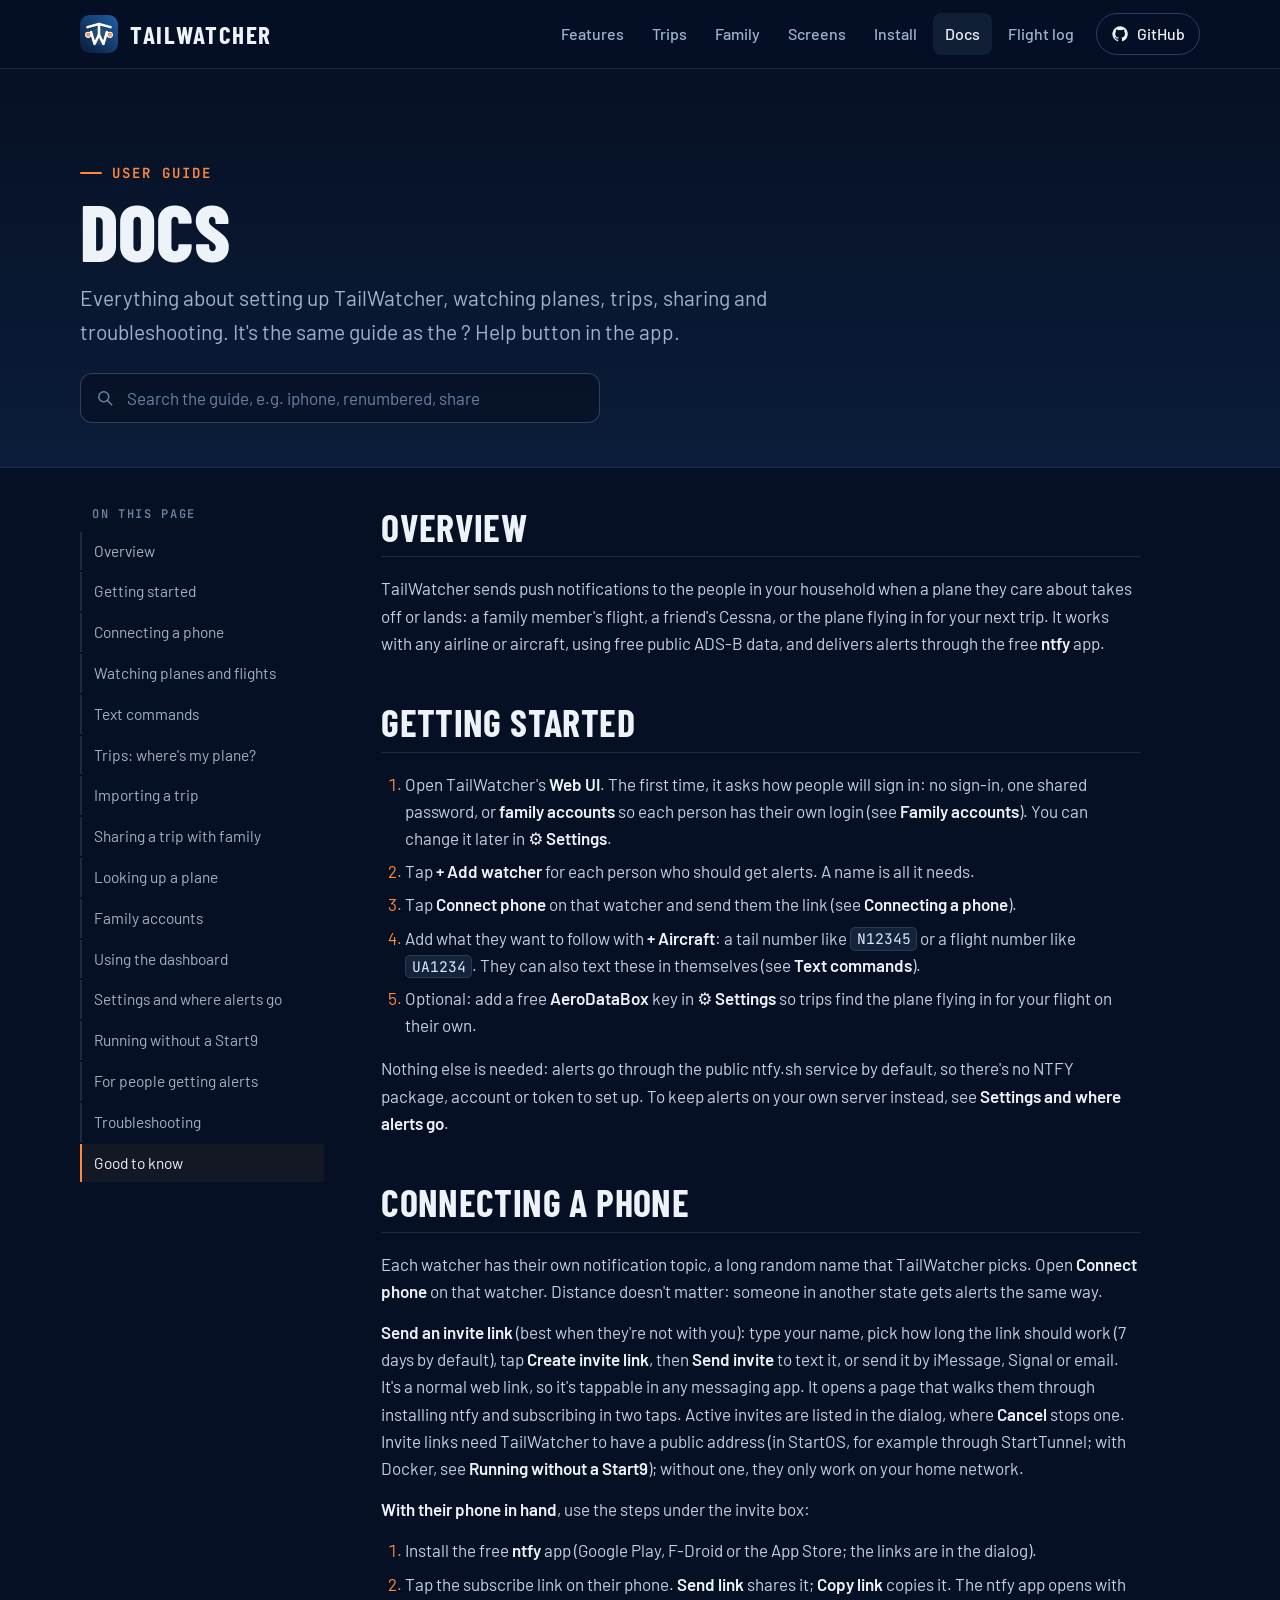
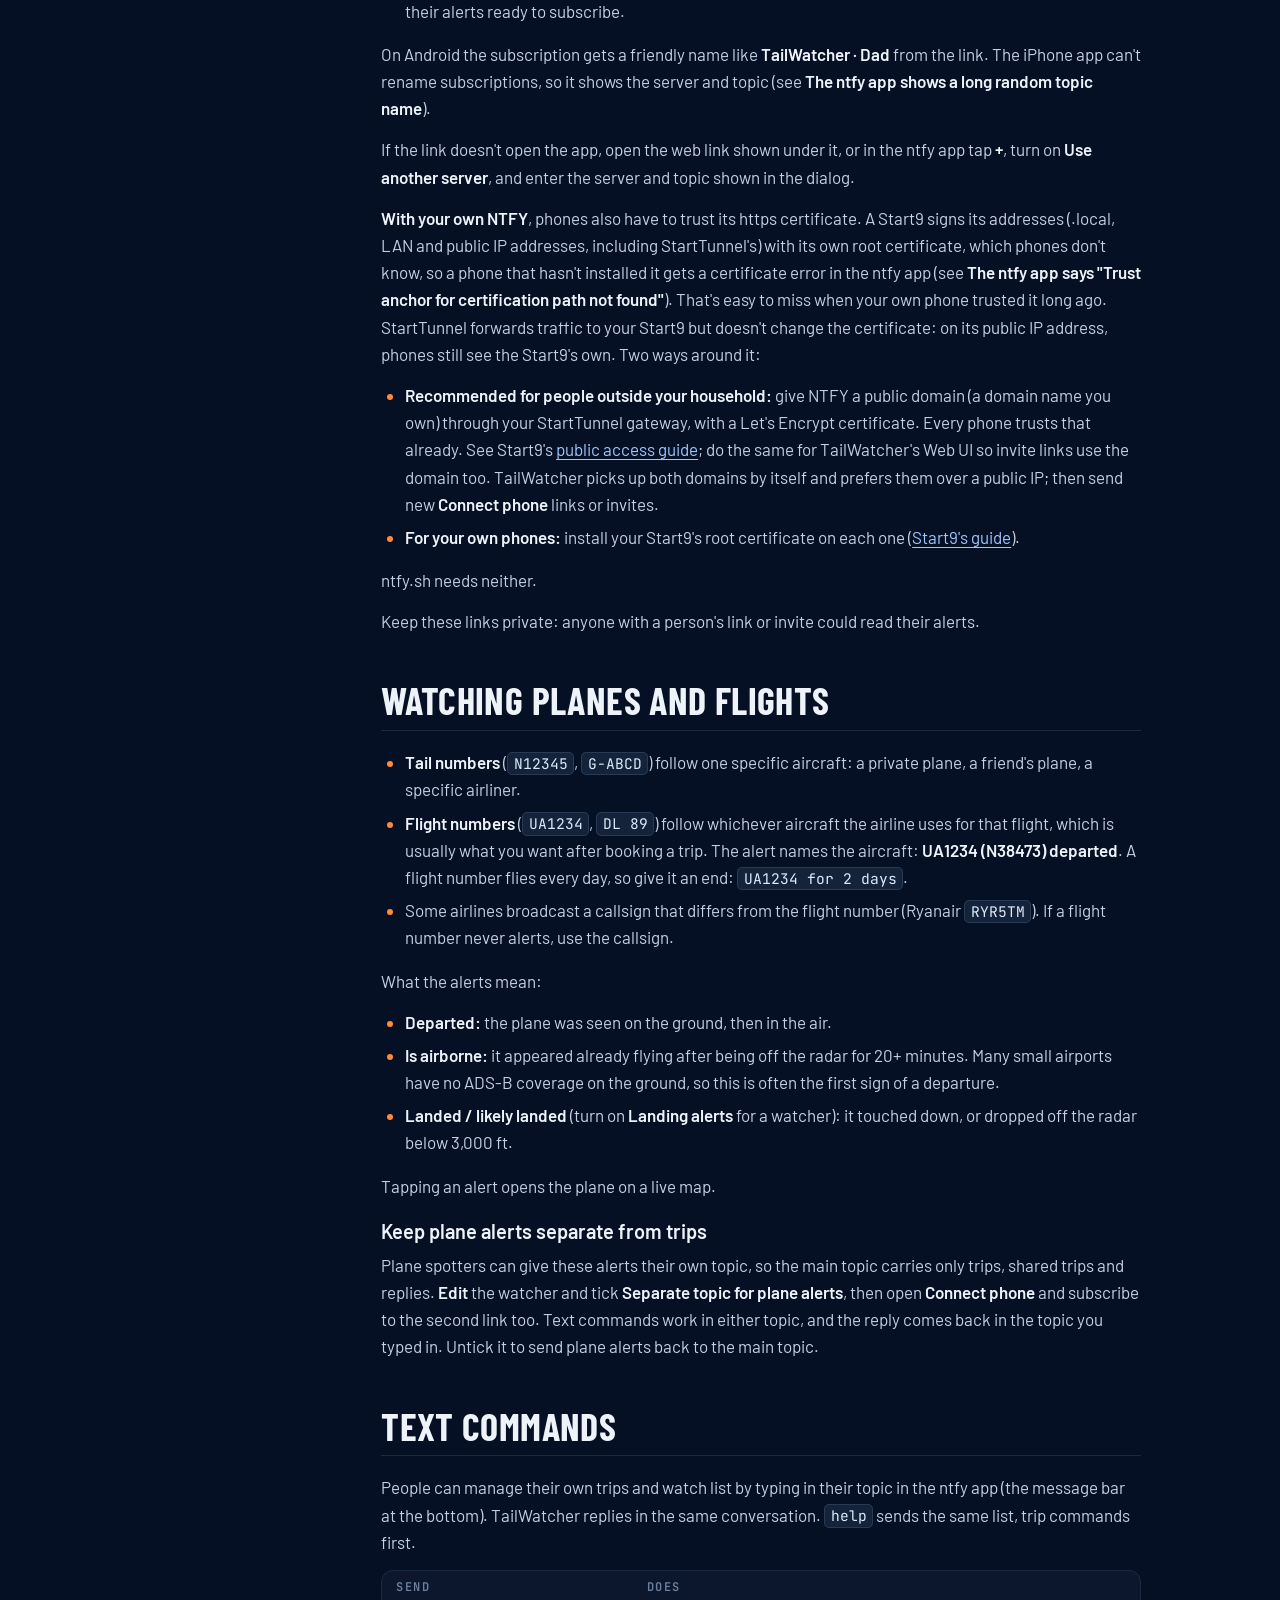
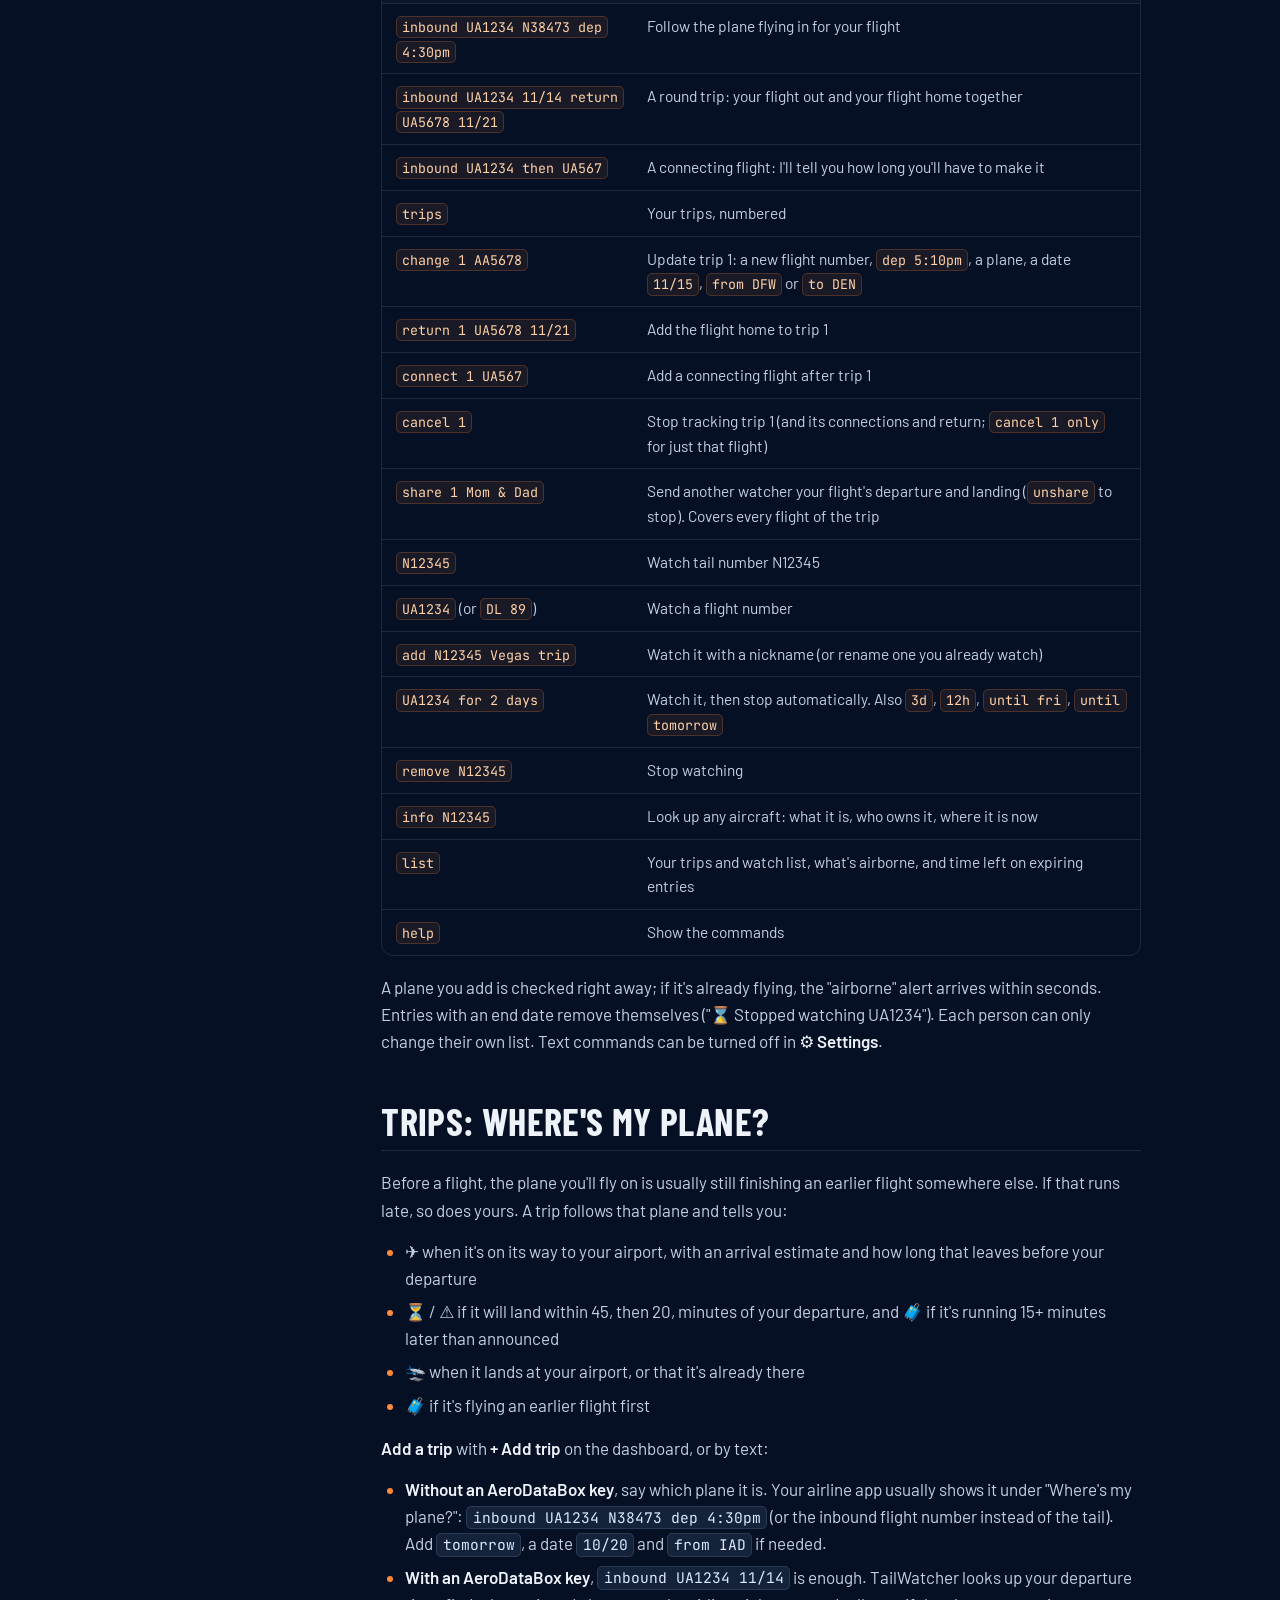
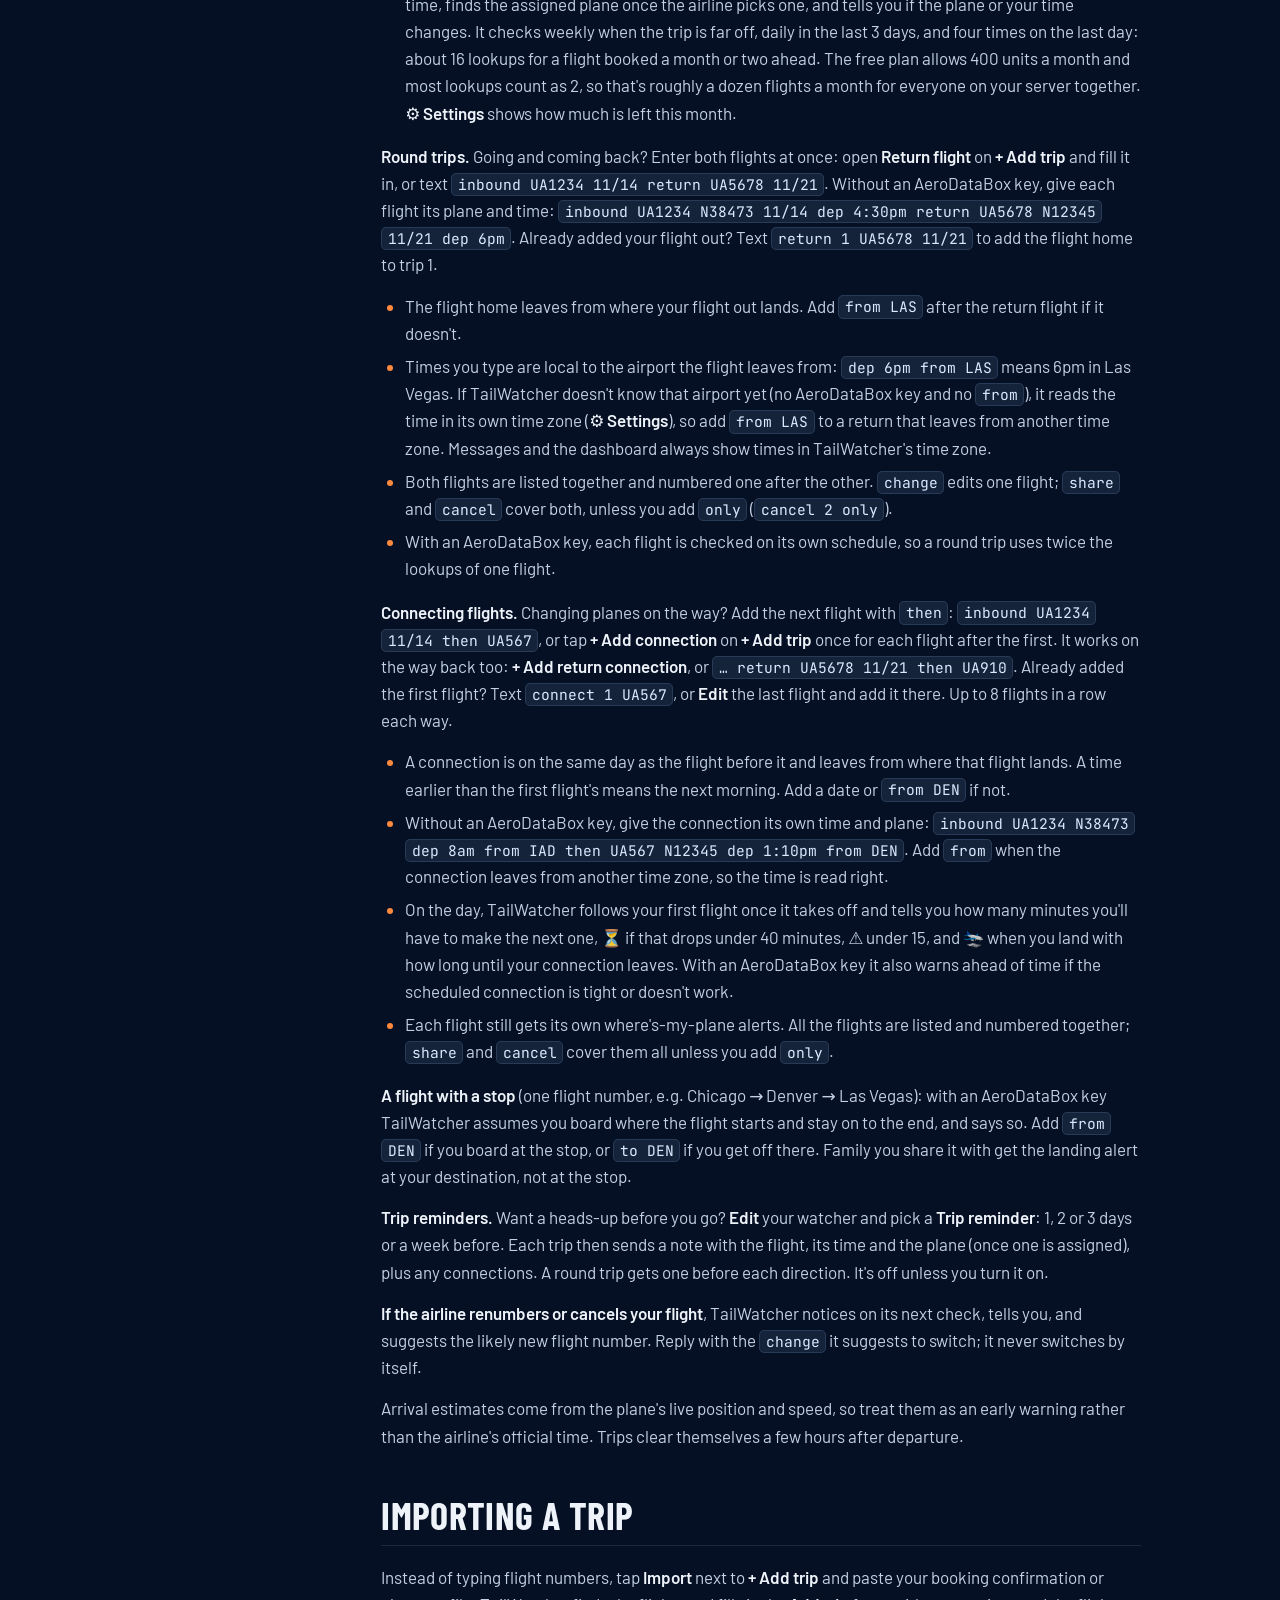
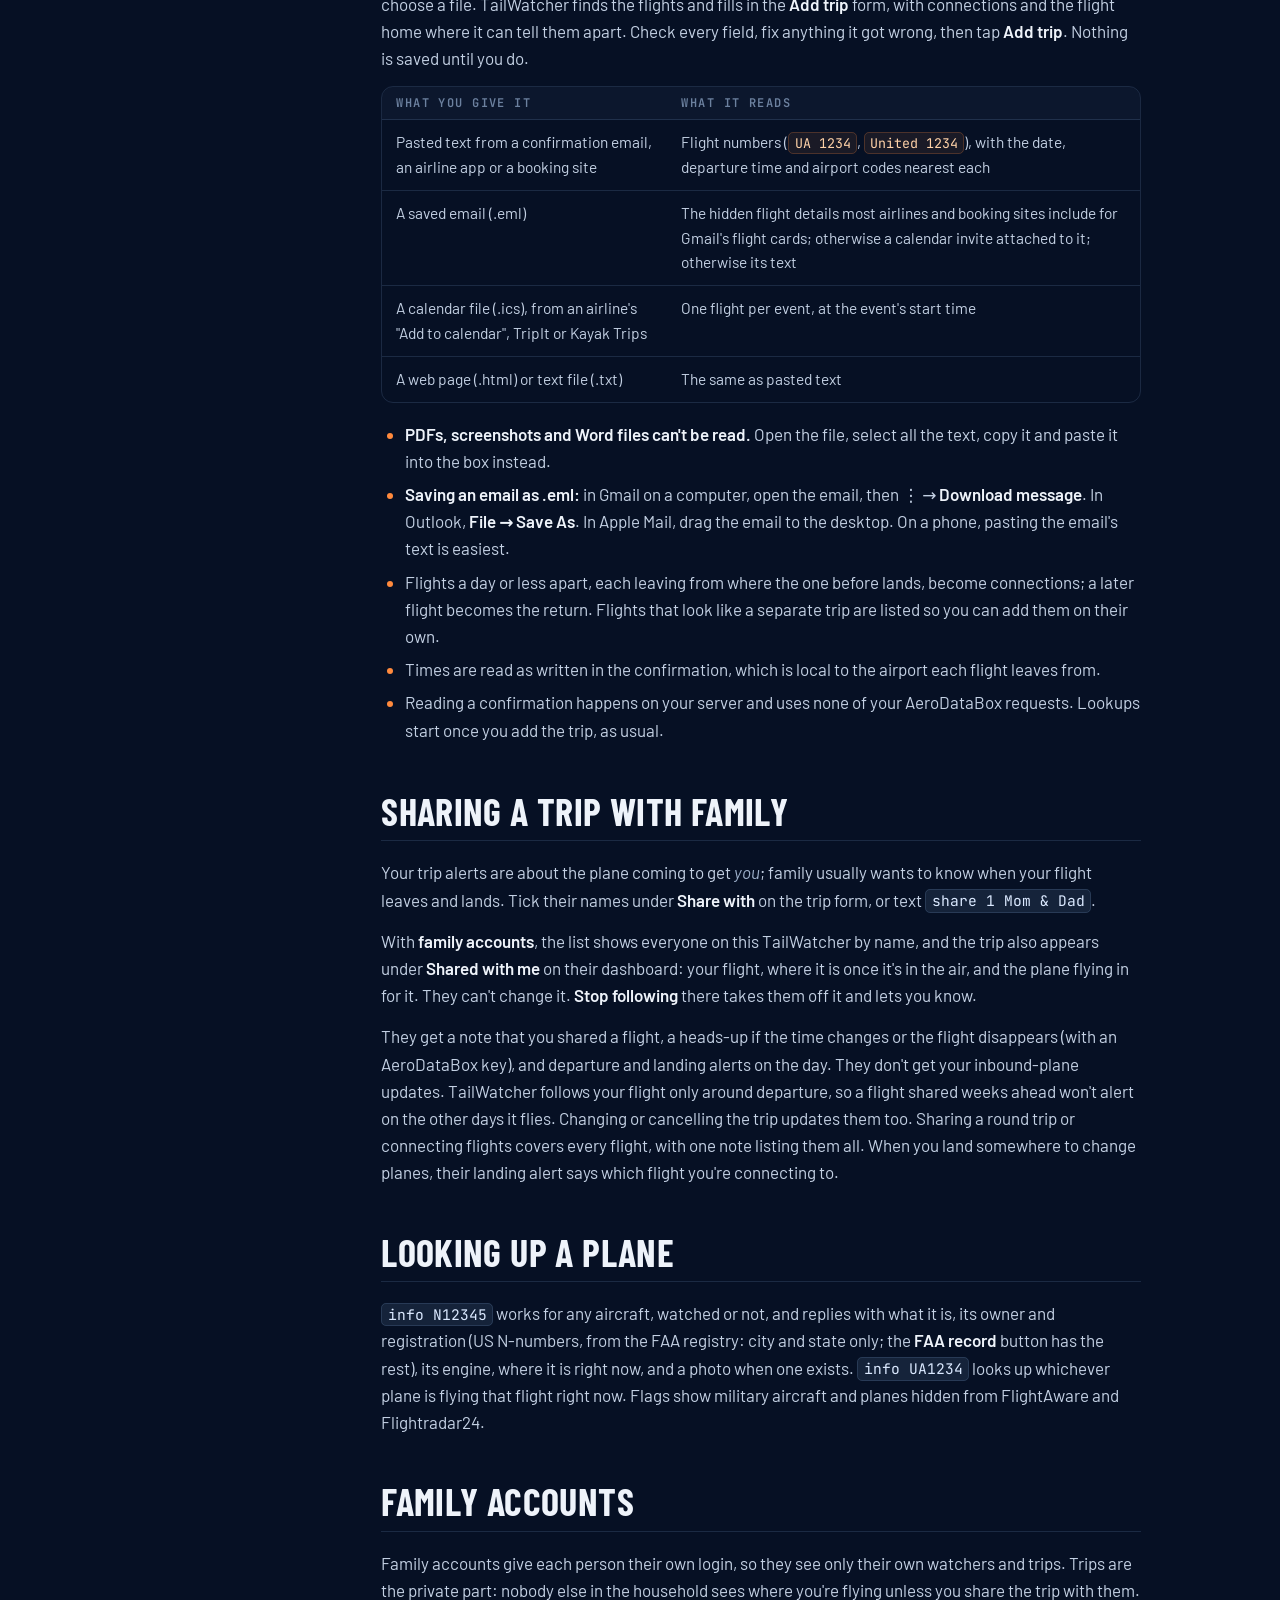
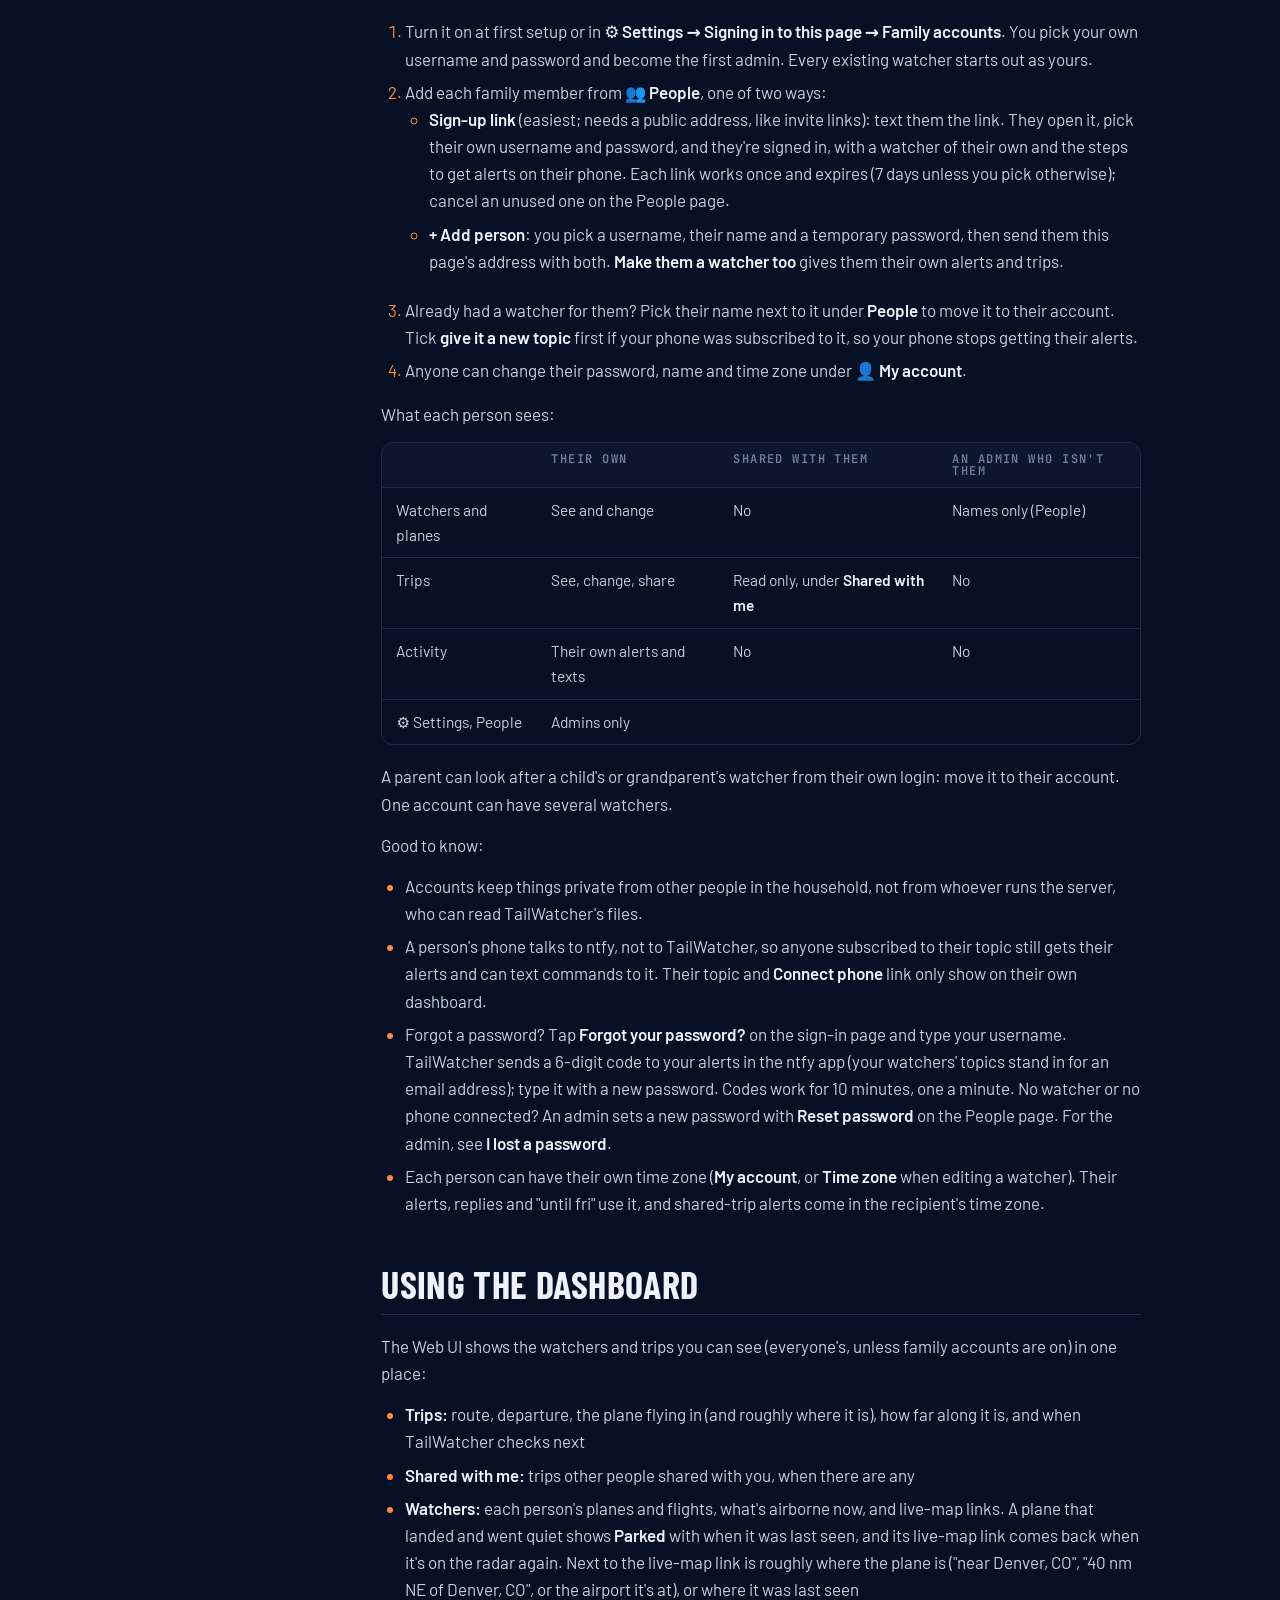
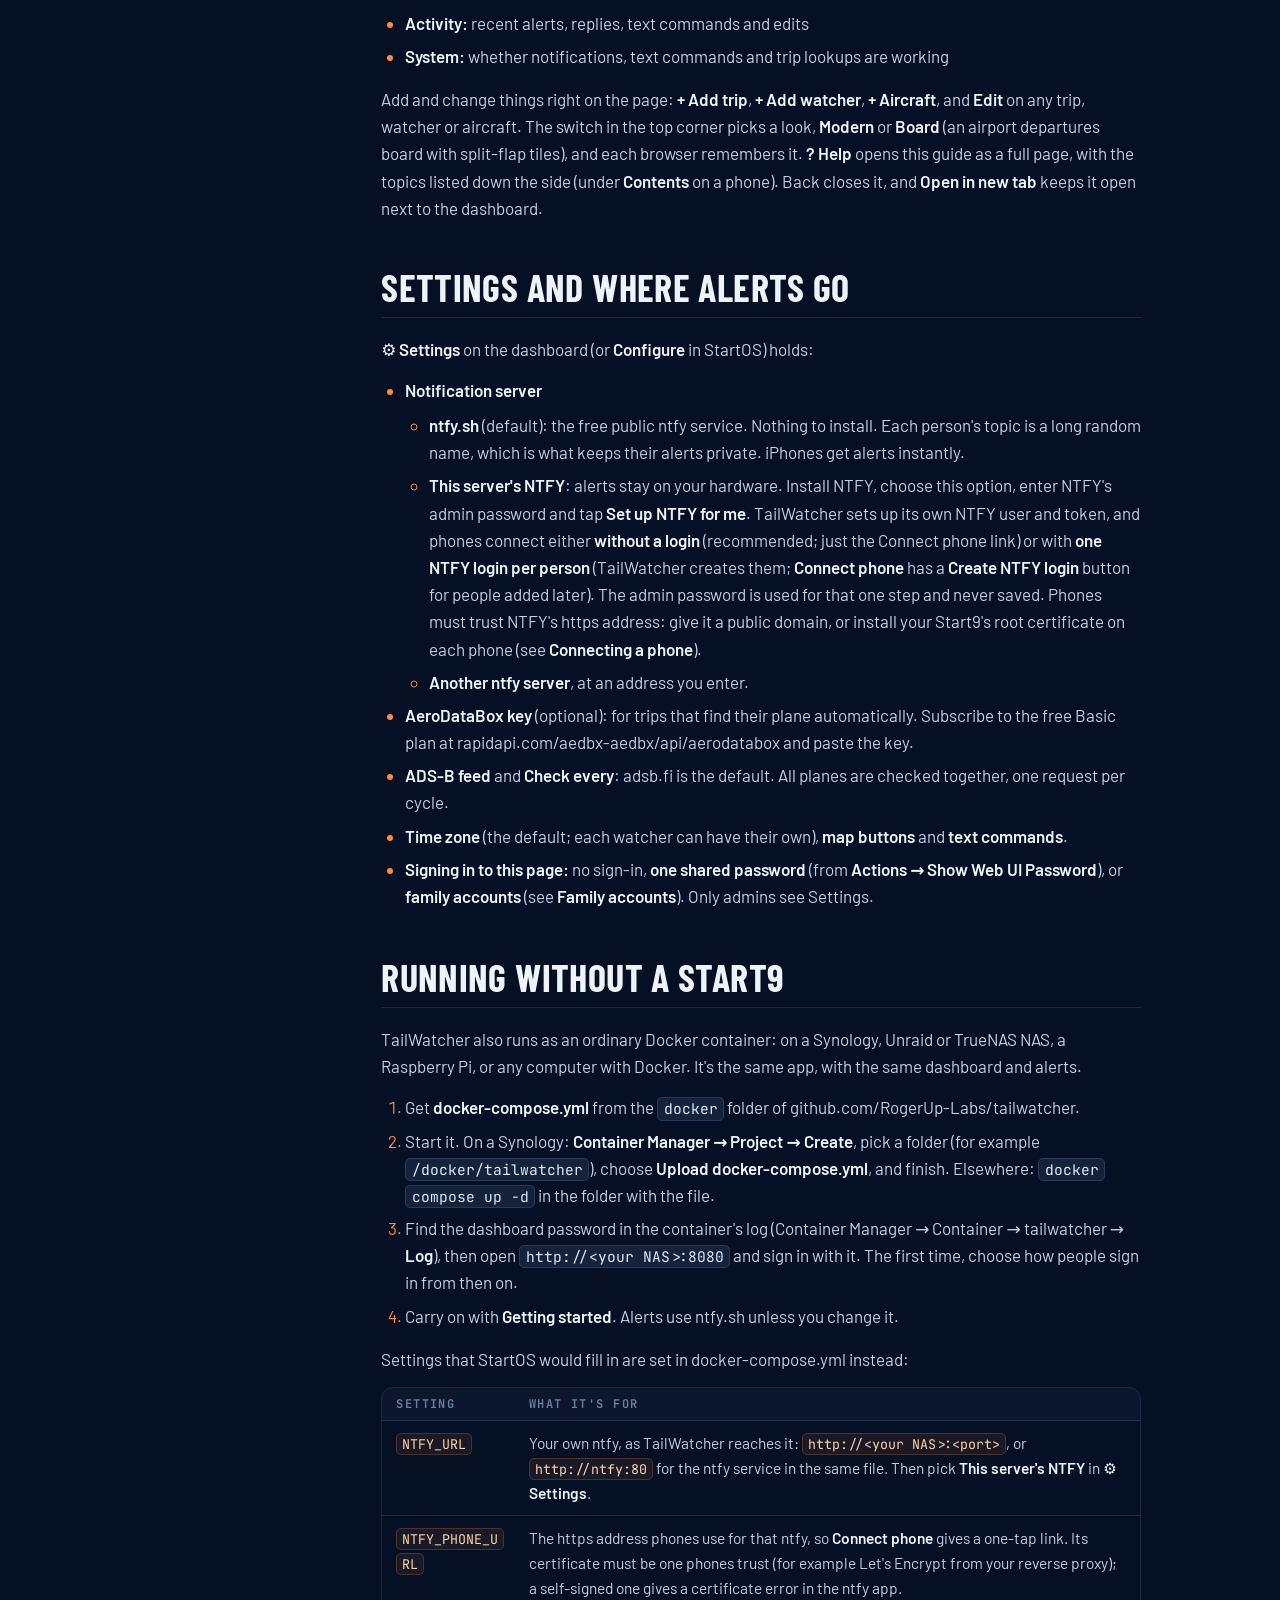
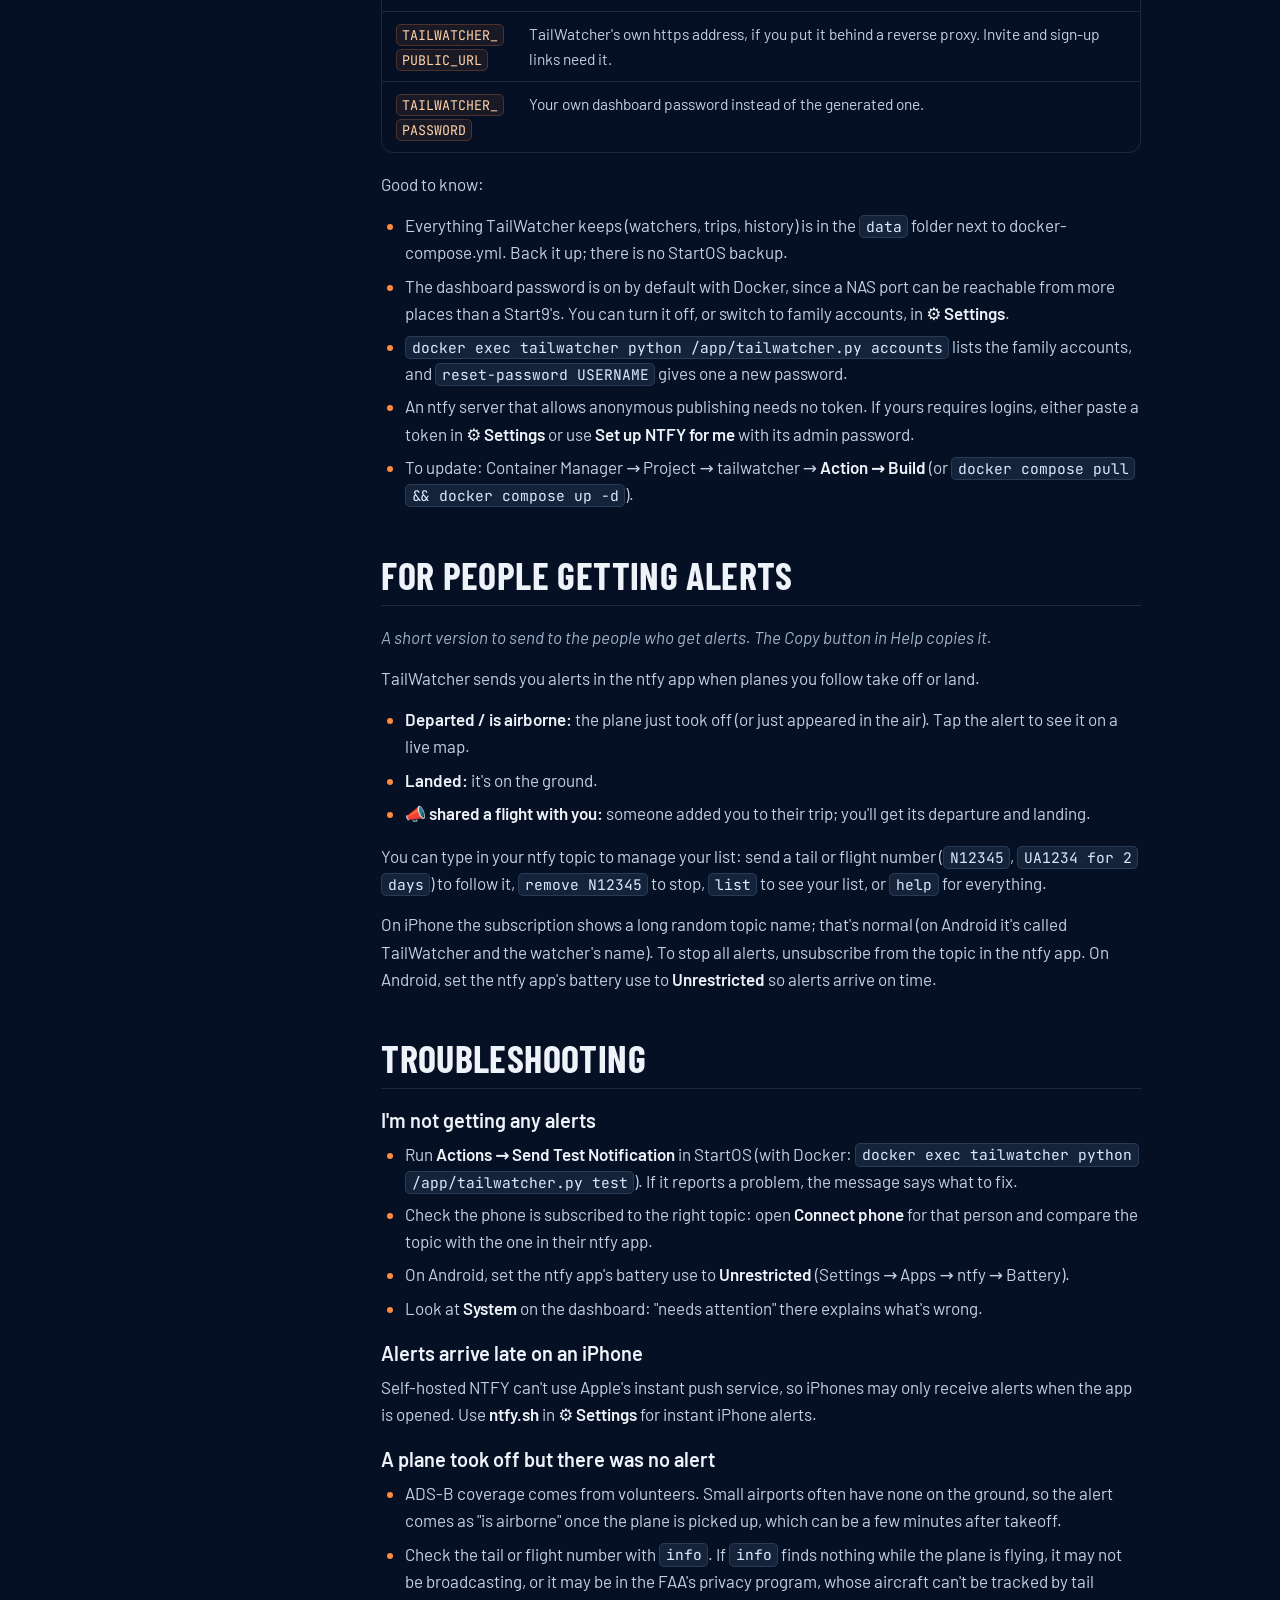
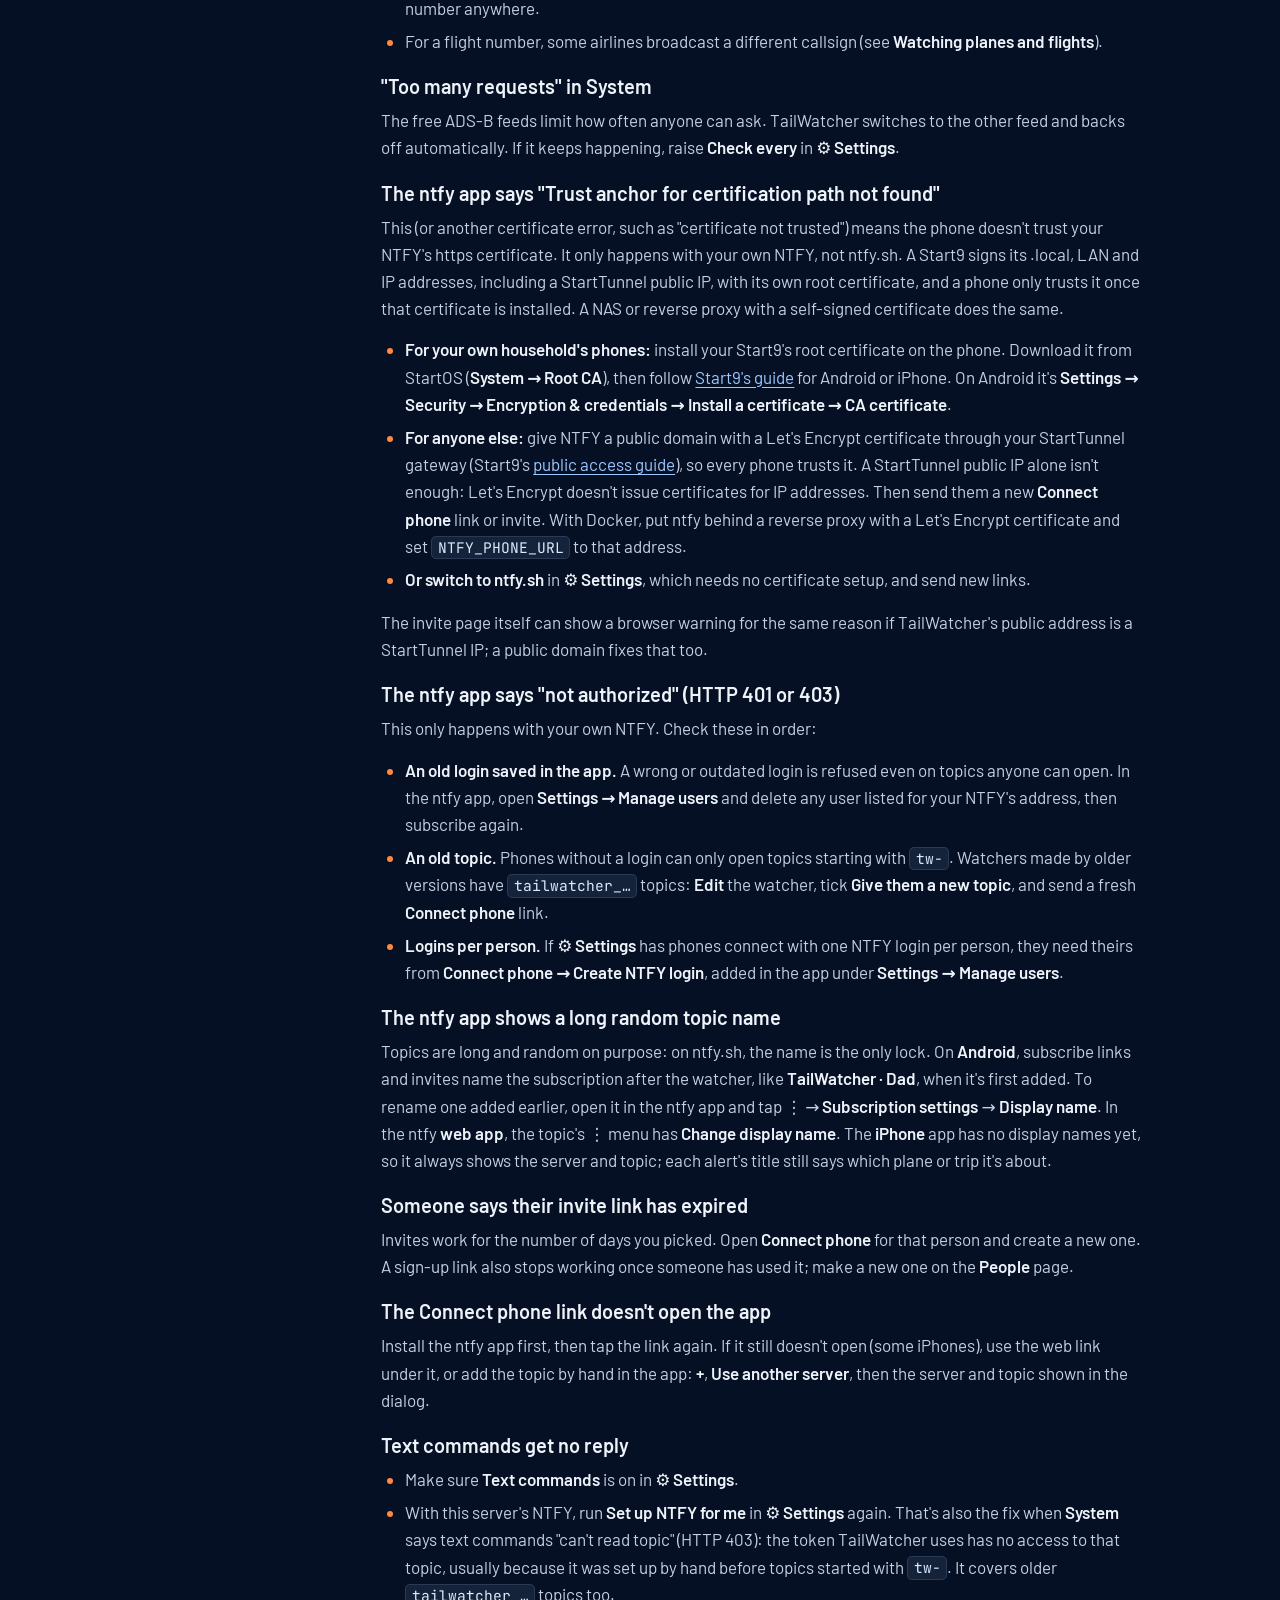
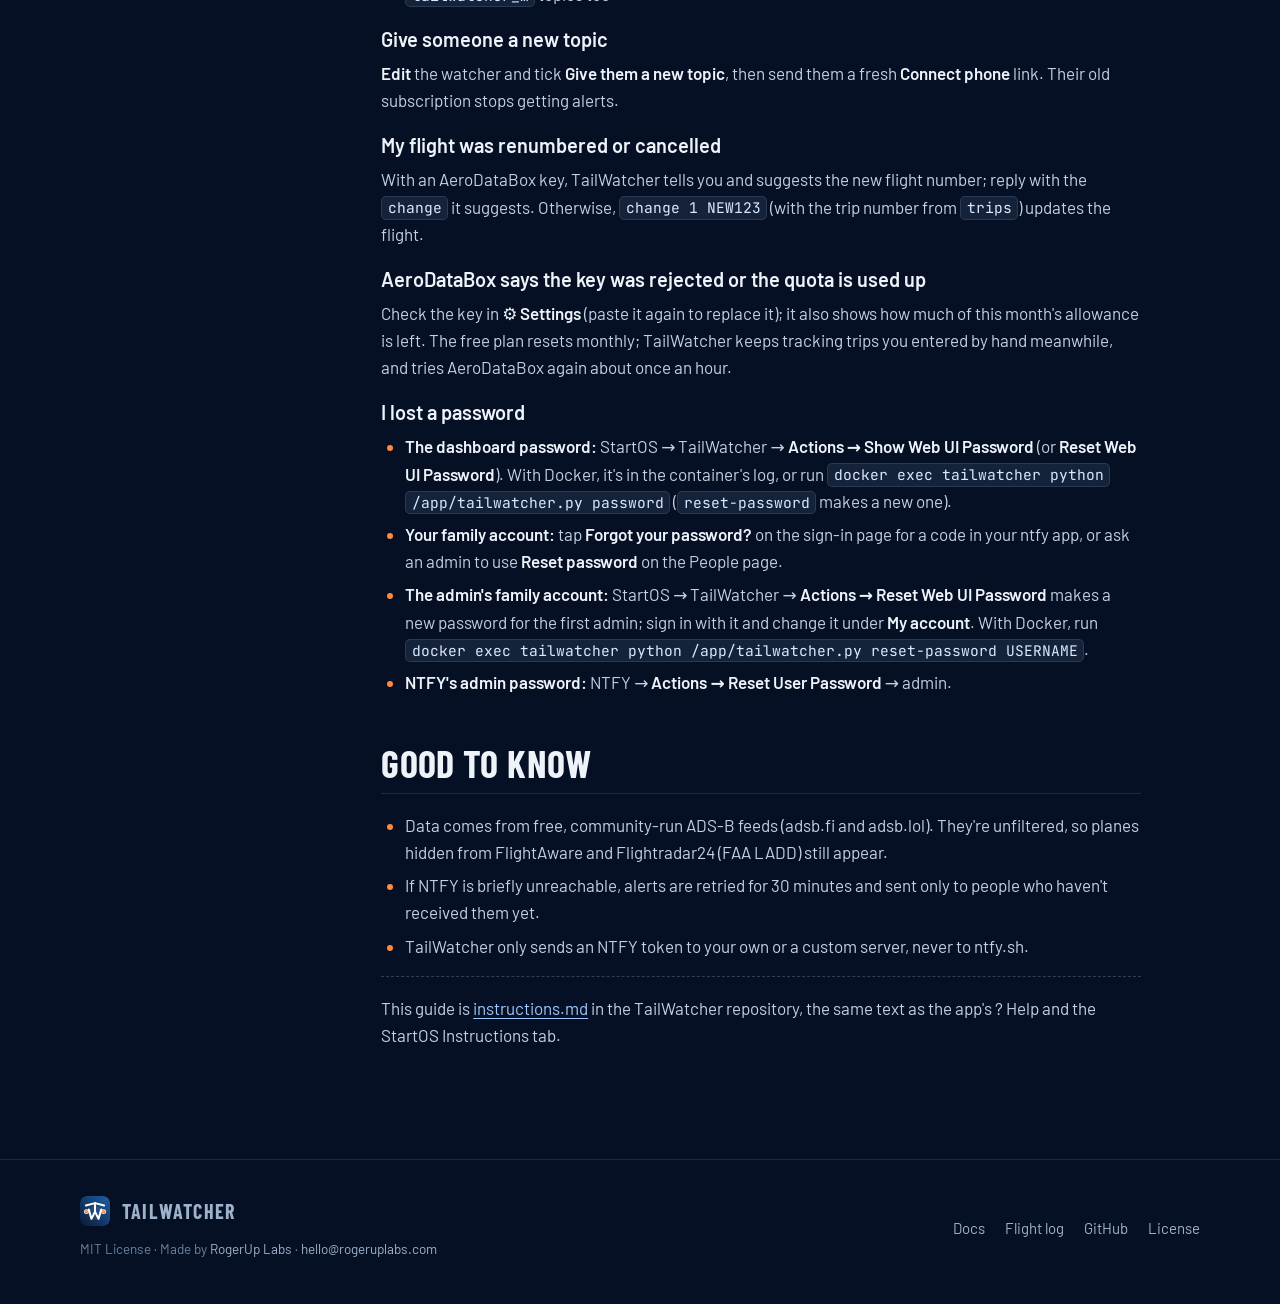
<file: docs.html>
<!doctype html>
<html lang="en">
<head>
<meta charset="utf-8">
<meta name="viewport" content="width=device-width, initial-scale=1, viewport-fit=cover">
<title>TailWatcher Docs</title>
<meta name="claude:viewport-fit-sides" content="cover">
<meta name="description" content="The TailWatcher user guide: getting started, connecting phones, text commands, trips, sharing, settings and troubleshooting.">
<meta name="theme-color" content="#061024">

<link rel="icon" href="icon.svg" type="image/svg+xml">
<link rel="canonical" href="https://tailwatcher.org/docs.html">
<meta property="og:title" content="TailWatcher Docs">
<meta property="og:description" content="The TailWatcher user guide: getting started, connecting phones, text commands, trips, sharing, settings and troubleshooting.">
<meta property="og:image" content="https://tailwatcher.org/assets/img/og.png">
<link rel="preconnect" href="https://fonts.googleapis.com">
<link rel="preconnect" href="https://fonts.gstatic.com" crossorigin>
<link rel="stylesheet" href="https://fonts.googleapis.com/css2?family=Barlow+Condensed:wght@600;700;800&family=Barlow:wght@300;400;500;600&family=JetBrains+Mono:wght@500;600;700&display=swap">
<link rel="stylesheet" href="assets/site.css">
</head>
<body>
<a class="skip" href="#main">Skip to content</a>

<svg width="0" height="0" style="position:absolute" aria-hidden="true">
  <defs>
    <symbol id="i-plane" viewBox="0 0 24 24"><path fill="currentColor" d="M12 1.6c.9 0 1.5 1 1.5 2.2v5.5l8 4.5v2.1l-8-2.4v4.6l2.4 1.8v1.8L12 20.6l-3.9 1.1v-1.8l2.4-1.8v-4.6l-8 2.4v-2.1l8-4.5V3.8c0-1.2.6-2.2 1.5-2.2z"/></symbol>
    <symbol id="i-bell" viewBox="0 0 24 24"><g fill="none" stroke="currentColor" stroke-width="1.8" stroke-linecap="round" stroke-linejoin="round"><path d="M6 16V11a6 6 0 0 1 12 0v5l1.6 2H4.4z"/><path d="M10 20.5a2.2 2.2 0 0 0 4 0"/></g></symbol>
    <symbol id="i-bag" viewBox="0 0 24 24"><g fill="none" stroke="currentColor" stroke-width="1.8" stroke-linecap="round" stroke-linejoin="round"><rect x="4" y="7" width="16" height="12" rx="2.5"/><path d="M9 7V5.2A1.2 1.2 0 0 1 10.2 4h3.6A1.2 1.2 0 0 1 15 5.2V7M9 7v12M15 7v12"/></g></symbol>
    <symbol id="i-loop" viewBox="0 0 24 24"><g fill="none" stroke="currentColor" stroke-width="1.8" stroke-linecap="round" stroke-linejoin="round"><path d="M4 9h13l-3-3M20 15H7l3 3"/></g></symbol>
    <symbol id="i-chain" viewBox="0 0 24 24"><g fill="none" stroke="currentColor" stroke-width="1.8" stroke-linecap="round" stroke-linejoin="round"><path d="M10 14a4 4 0 0 0 5.7 0l3-3a4 4 0 0 0-5.7-5.7l-1 1"/><path d="M14 10a4 4 0 0 0-5.7 0l-3 3a4 4 0 0 0 5.7 5.7l1-1"/></g></symbol>
    <symbol id="i-people" viewBox="0 0 24 24"><g fill="none" stroke="currentColor" stroke-width="1.8" stroke-linecap="round" stroke-linejoin="round"><circle cx="9" cy="8.5" r="3.2"/><path d="M3 19.5c.6-3.3 3-5 6-5s5.4 1.7 6 5"/><circle cx="17" cy="9.5" r="2.5"/><path d="M16.5 14.6c2.3.2 4 1.7 4.5 4.4"/></g></symbol>
    <symbol id="i-chat" viewBox="0 0 24 24"><g fill="none" stroke="currentColor" stroke-width="1.8" stroke-linecap="round" stroke-linejoin="round"><path d="M4 5.5h16v10H9.5L5 19.5v-4H4z"/><path d="M8 9.5h8M8 12.5h5"/></g></symbol>
    <symbol id="i-search" viewBox="0 0 24 24"><g fill="none" stroke="currentColor" stroke-width="1.8" stroke-linecap="round"><circle cx="10.5" cy="10.5" r="6"/><path d="M15 15l5 5"/></g></symbol>
    <symbol id="i-board" viewBox="0 0 24 24"><g fill="none" stroke="currentColor" stroke-width="1.8" stroke-linejoin="round"><rect x="3" y="5" width="5" height="7" rx="1"/><rect x="9.5" y="5" width="5" height="7" rx="1"/><rect x="16" y="5" width="5" height="7" rx="1"/><path d="M3 8.5h18M4 16h16M4 19h10" stroke-linecap="round"/></g></symbol>
    <symbol id="i-invite" viewBox="0 0 24 24"><g fill="none" stroke="currentColor" stroke-width="1.8" stroke-linecap="round" stroke-linejoin="round"><rect x="3.5" y="5.5" width="17" height="13" rx="2"/><path d="M4 7l8 6 8-6"/></g></symbol>
    <symbol id="i-server" viewBox="0 0 24 24"><g fill="none" stroke="currentColor" stroke-width="1.8" stroke-linecap="round"><rect x="4" y="4" width="16" height="7" rx="1.8"/><rect x="4" y="13" width="16" height="7" rx="1.8"/><path d="M8 7.5h.01M8 16.5h.01M12 7.5h5M12 16.5h5"/></g></symbol>
    <symbol id="i-antenna" viewBox="0 0 24 24"><g fill="none" stroke="currentColor" stroke-width="1.8" stroke-linecap="round" stroke-linejoin="round"><path d="M12 12l-4 9M12 12l4 9M9.2 18h5.6"/><circle cx="12" cy="10" r="1.8"/><path d="M8.2 6.2a5.4 5.4 0 0 0 0 7.6M15.8 6.2a5.4 5.4 0 0 1 0 7.6M5.5 3.5a9.2 9.2 0 0 0 0 13M18.5 3.5a9.2 9.2 0 0 1 0 13"/></g></symbol>
    <symbol id="i-pin" viewBox="0 0 24 24"><g fill="none" stroke="currentColor" stroke-width="1.8" stroke-linejoin="round"><path d="M12 21s-6.5-5.6-6.5-11a6.5 6.5 0 0 1 13 0c0 5.4-6.5 11-6.5 11z"/><circle cx="12" cy="10" r="2.4"/></g></symbol>
    <symbol id="i-import" viewBox="0 0 24 24"><g fill="none" stroke="currentColor" stroke-width="1.8" stroke-linecap="round" stroke-linejoin="round"><path d="M12 3.5v10M8 9.5l4 4 4-4"/><path d="M4 14v4.5A1.5 1.5 0 0 0 5.5 20h13a1.5 1.5 0 0 0 1.5-1.5V14"/></g></symbol>
    <symbol id="i-clock" viewBox="0 0 24 24"><g fill="none" stroke="currentColor" stroke-width="1.8" stroke-linecap="round"><circle cx="12" cy="12" r="8.5"/><path d="M12 7.5V12l3 2"/></g></symbol>
    <symbol id="i-check" viewBox="0 0 24 24"><path fill="none" stroke="currentColor" stroke-width="2" stroke-linecap="round" stroke-linejoin="round" d="M5 12.5l4.5 4.5L19 7.5"/></symbol>
    <symbol id="i-send" viewBox="0 0 24 24"><path fill="currentColor" d="M3.5 11.2 19.6 4.1c.8-.3 1.5.4 1.2 1.2L13.8 21.4c-.3.8-1.5.8-1.8 0l-2.2-6.2-6.2-2.2c-.8-.3-.8-1.5-.1-1.8z"/></symbol>
    <symbol id="i-github" viewBox="0 0 24 24"><path fill="currentColor" d="M12 1.8a10.2 10.2 0 0 0-3.2 19.9c.5.1.7-.2.7-.5v-1.8c-2.8.6-3.4-1.3-3.4-1.3-.5-1.2-1.1-1.5-1.1-1.5-.9-.6.1-.6.1-.6 1 .1 1.6 1 1.6 1 .9 1.6 2.4 1.1 3 .9.1-.7.4-1.1.6-1.4-2.3-.3-4.6-1.1-4.6-5a3.9 3.9 0 0 1 1-2.7 3.6 3.6 0 0 1 .1-2.7s.9-.3 2.8 1a9.6 9.6 0 0 1 5.1 0c1.9-1.3 2.8-1 2.8-1 .6 1.4.2 2.4.1 2.7a3.9 3.9 0 0 1 1 2.7c0 3.9-2.3 4.7-4.6 5 .4.3.7.9.7 1.9v2.8c0 .3.2.6.7.5A10.2 10.2 0 0 0 12 1.8z"/></symbol>
    <symbol id="i-menu" viewBox="0 0 24 24"><path fill="none" stroke="currentColor" stroke-width="2" stroke-linecap="round" d="M4 7h16M4 12h16M4 17h16"/></symbol>
    <symbol id="i-book" viewBox="0 0 24 24"><g fill="none" stroke="currentColor" stroke-width="1.8" stroke-linejoin="round"><path d="M4 5.5A1.5 1.5 0 0 1 5.5 4H11v15.5H5.5A1.5 1.5 0 0 0 4 21z"/><path d="M20 5.5A1.5 1.5 0 0 0 18.5 4H13v15.5h5.5A1.5 1.5 0 0 1 20 21z"/></g></symbol>
    <symbol id="i-bug" viewBox="0 0 24 24"><g fill="none" stroke="currentColor" stroke-width="1.8" stroke-linecap="round" stroke-linejoin="round"><rect x="7" y="7.5" width="10" height="12" rx="5"/><path d="M9 7.5a3 3 0 0 1 6 0M12 11v8.5M3.5 13H7M17 13h3.5M4.5 8.5 7 10M19.5 8.5 17 10M4.5 18.5 7 17M19.5 18.5 17 17"/></g></symbol>
    <symbol id="i-log" viewBox="0 0 24 24"><g fill="none" stroke="currentColor" stroke-width="1.8" stroke-linecap="round" stroke-linejoin="round"><rect x="5" y="3.5" width="14" height="17" rx="2"/><path d="M8.5 8h7M8.5 12h7M8.5 16h4"/></g></symbol>
    <symbol id="i-scale" viewBox="0 0 24 24"><g fill="none" stroke="currentColor" stroke-width="1.8" stroke-linecap="round" stroke-linejoin="round"><path d="M12 4v16M7 20h10M5 7h14M5 7l-2.5 6a2.5 2.5 0 0 0 5 0zM19 7l-2.5 6a2.5 2.5 0 0 0 5 0z"/></g></symbol>
  </defs>
</svg>

<header class="nav">
  <div class="wrap">
    <a class="brand" href="./" aria-label="TailWatcher home"><img src="assets/logo.svg" alt="" width="38" height="38">TailWatcher</a>
    <button class="menu-btn" type="button" aria-expanded="false" aria-controls="nav-links" aria-label="Menu"><svg><use href="#i-menu"/></svg></button>
    <nav class="nav-links" id="nav-links" aria-label="Main">
      <a href="./#features">Features</a>
      <a href="./#trips">Trips</a>
      <a href="./#family">Family</a>
      <a href="./#screens">Screens</a>
      <a href="./#install">Install</a>
      <a href="docs.html" aria-current="page">Docs</a>
      <a href="changelog.html">Flight log</a>
      <a class="nav-gh" href="https://github.com/RogerUp-Labs/tailwatcher"><svg><use href="#i-github"/></svg>GitHub</a>
    </nav>
  </div>
</header>

<main id="main">
<section class="page-head">
  <div class="wrap">
    <span class="eyebrow">User guide</span>
    <h1>Docs</h1>
    <p class="lede">Everything about setting up TailWatcher, watching planes, trips, sharing and troubleshooting. It's the same guide as the ? Help button in the app.</p>
    <div class="docs-search"><svg aria-hidden="true"><use href="#i-search"/></svg><input type="search" id="q" placeholder="Search the guide, e.g. iphone, renumbered, share" aria-label="Search the guide" autocomplete="off"></div>
  </div>
</section>
<div class="wrap docs">
  <nav class="toc" id="toc" aria-label="Guide topics"><div class="toc-title">On this page</div></nav>
  <article class="guide" id="guide" aria-live="polite"><p class="empty">Loading the guide…</p></article>
</div>
</main>

<footer class="footer">
  <div class="wrap">
    <div>
      <a class="brand" href="./"><img src="assets/logo.svg" alt="" width="30" height="30">TailWatcher</a>
      <small>MIT License · Made by <a href="https://rogeruplabs.com">RogerUp Labs</a> · <a href="mailto:hello@rogeruplabs.com">hello@rogeruplabs.com</a></small>
    </div>
    <nav aria-label="Footer">
      <a href="docs.html">Docs</a>
      <a href="changelog.html">Flight log</a>
      <a href="https://github.com/RogerUp-Labs/tailwatcher">GitHub</a>
      <a href="https://github.com/RogerUp-Labs/tailwatcher/blob/main/LICENSE">License</a>
    </nav>
  </div>
</footer>
<script src="assets/docs.js"></script>
<script>
(() => {
  const m = document.querySelector(".menu-btn"), l = document.getElementById("nav-links");
  if (m && l) m.addEventListener("click", () => m.setAttribute("aria-expanded", String(l.classList.toggle("open"))));
})();
</script>
</body>
</html>
</file>
<file: assets/site.css>
/* TailWatcher site. Night-sky navy from the logo, engine-exhaust orange as the
   one hot accent, departures-board black and amber for the split-flap pieces.
   Layout: one centred column (1160px) of full-width bands; the hero and the
   board are the two loud moments, everything between them stays quiet. */
:root {
  color-scheme: dark;
  --night: #061024;
  --sky: #0b1d3a;
  --sky-2: #12305c;
  --blue: #1f5fa8;
  --ice: #9cc8ff;
  --ink: #eef3fa;
  --muted: #9fb2cc;
  --faint: #6c819f;
  --line: rgba(156, 200, 255, .14);
  --line-2: rgba(156, 200, 255, .26);
  --glow: #ff8a3d;
  --glow-hot: #ffd2a8;
  --glow-deep: #e2611a;
  --board: #0c0d10;
  --board-2: #15171b;
  --tile-top: #26292f;
  --tile-bot: #1f2227;
  --amber: #ffd23f;
  --green: #6fe39b;
  --red: #ff7a5c;
  --paper: #f4f7fb;
  --paper-ink: #0b1d3a;
  --paper-muted: #50637f;

  --display: "Barlow Condensed", "DIN Condensed", "Roboto Condensed", "Arial Narrow", system-ui, sans-serif;
  --body: "Barlow", "Segoe UI", system-ui, -apple-system, Roboto, sans-serif;
  --mono: "JetBrains Mono", ui-monospace, "SF Mono", Menlo, Consolas, monospace;

  --wrap: 1160px;
  --gutter-l: max(20px, env(safe-area-inset-left, 0px));
  --gutter-r: max(20px, env(safe-area-inset-right, 0px));
  --radius: 14px;
}

* { box-sizing: border-box; }
html { scroll-behavior: smooth; scroll-padding-top: 84px; }
@media (prefers-reduced-motion: reduce) { html { scroll-behavior: auto; } }
body {
  margin: 0; background: var(--night); color: var(--ink);
  font: 400 18px/1.6 var(--body);
  -webkit-font-smoothing: antialiased; text-rendering: optimizeLegibility;
  overflow-x: hidden;
}
body::before { content: ""; position: fixed; inset: 0 0 auto; height: env(safe-area-inset-top, 0px); z-index: 60; background: var(--night); }
img, svg { max-width: 100%; }
a { color: var(--ice); text-underline-offset: 3px; }
a:hover { color: #fff; }
:focus-visible { outline: 2px solid var(--amber); outline-offset: 3px; border-radius: 4px; }
code, kbd { font-family: var(--mono); font-size: .86em; }
code { background: rgba(156, 200, 255, .1); border: 1px solid var(--line); padding: .08em .38em; border-radius: 5px; color: #dbe9ff; overflow-wrap: anywhere; -webkit-box-decoration-break: clone; box-decoration-break: clone; }
h1, h2, h3 { text-wrap: balance; margin: 0; }
p { margin: 0; }
.skip { position: absolute; left: -999px; top: 8px; background: var(--amber); color: #000; padding: 8px 14px; border-radius: 8px; z-index: 100; }
.skip:focus { left: 16px; }

.wrap { max-width: var(--wrap); margin: 0 auto; padding-left: var(--gutter-l); padding-right: var(--gutter-r); }
.band { padding-block: clamp(64px, 8vw, 104px); position: relative; }
.eyebrow {
  font: 600 14px/1 var(--mono); letter-spacing: .14em; text-transform: uppercase; color: var(--glow);
  display: inline-flex; align-items: center; gap: 10px;
}
.eyebrow::before { content: ""; width: 22px; height: 2px; background: currentColor; border-radius: 2px; }
.h2 { font: 700 clamp(40px, 5.6vw, 64px)/.98 var(--display); letter-spacing: -.005em; text-transform: uppercase; margin-top: 14px; }
.lede { font-size: clamp(18px, 1.9vw, 21px); color: var(--muted); max-width: 62ch; margin-top: 18px; }
.sec-head { display: grid; gap: 0; margin-bottom: clamp(36px, 5vw, 56px); }

/* ---------- buttons ---------- */
.btn {
  display: inline-flex; align-items: center; gap: 10px; min-height: 50px; padding: 0 22px;
  border-radius: 999px; font: 600 17px/1 var(--body); text-decoration: none; border: 1px solid transparent;
  transition: transform .15s ease, background .15s ease, box-shadow .2s ease;
}
.btn svg { width: 20px; height: 20px; flex: none; }
.btn-hot { background: var(--glow); color: #1a0b02; box-shadow: 0 8px 30px -8px rgba(255, 138, 61, .7); }
.btn-hot:hover { background: #ff9d5c; color: #1a0b02; transform: translateY(-1px); box-shadow: 0 12px 34px -8px rgba(255, 138, 61, .85); }
.btn-ghost { background: rgba(156, 200, 255, .06); color: var(--ink); border-color: var(--line-2); }
.btn-ghost:hover { background: rgba(156, 200, 255, .13); color: #fff; }

/* ---------- nav ---------- */
.nav {
  position: sticky; top: env(safe-area-inset-top, 0px); z-index: 50;
  background: rgba(6, 16, 36, .78); backdrop-filter: saturate(1.4) blur(14px); -webkit-backdrop-filter: saturate(1.4) blur(14px);
  border-bottom: 1px solid var(--line);
}
.nav .wrap { display: flex; align-items: center; gap: 24px; min-height: 68px; }
.brand { display: inline-flex; align-items: center; gap: 12px; color: var(--ink); text-decoration: none; font: 700 25px/1 var(--display); letter-spacing: .06em; text-transform: uppercase; }
.brand img { width: 38px; height: 38px; border-radius: 9px; }
.brand:hover { color: #fff; }
.nav-links { display: flex; align-items: center; gap: 4px; margin-left: auto; }
.nav-links a { color: var(--muted); text-decoration: none; font-weight: 500; font-size: 16px; padding: 8px 12px; border-radius: 8px; }
.nav-links a:hover, .nav-links a[aria-current="page"] { color: var(--ink); background: rgba(156, 200, 255, .08); }
.nav-gh { display: inline-flex; align-items: center; gap: 8px; color: var(--ink) !important; border: 1px solid var(--line-2); border-radius: 999px !important; padding: 7px 14px !important; margin-left: 6px; }
.nav-gh svg { width: 18px; height: 18px; }
.menu-btn { display: none; margin-left: auto; background: none; border: 1px solid var(--line-2); color: var(--ink); border-radius: 10px; width: 44px; height: 40px; cursor: pointer; }
.menu-btn svg { width: 22px; height: 22px; }
@media (max-width: 880px) {
  .menu-btn { display: inline-grid; place-items: center; }
  .nav-links { display: none; position: absolute; left: 0; right: 0; top: 100%; flex-direction: column; align-items: stretch; gap: 2px;
    background: var(--night); border-bottom: 1px solid var(--line); padding: 10px var(--gutter-r) 16px var(--gutter-l); }
  .nav-links.open { display: flex; }
  .nav-links a { padding: 12px 10px; font-size: 18px; }
  .nav-gh { margin: 8px 0 0; justify-content: center; }
}

/* ---------- hero ---------- */
.hero { position: relative; overflow: hidden; background:
  radial-gradient(1200px 600px at 78% 30%, rgba(31, 95, 168, .45), transparent 60%),
  linear-gradient(180deg, var(--night) 0%, var(--sky) 70%, #0d2244 100%); }
.stars { position: absolute; inset: 0; width: 100%; height: 100%; pointer-events: none; opacity: .9; }
.hero .wrap { position: relative; display: grid; grid-template-columns: minmax(0, 1.08fr) minmax(0, .92fr); gap: clamp(32px, 5vw, 72px); align-items: center; padding-block: clamp(56px, 8vw, 104px) clamp(120px, 14vw, 170px); }
.hero-copy { min-width: 0; }
.hero-mark { width: 92px; height: 92px; display: block; margin-bottom: 26px; filter: drop-shadow(0 18px 40px rgba(0, 0, 0, .45)); }
.hero h1 { font: 800 clamp(52px, 7.4vw, 96px)/.9 var(--display); text-transform: uppercase; letter-spacing: -.01em; }
.hero h1 .hot { color: var(--glow); text-shadow: 0 0 40px rgba(255, 138, 61, .35); }
.hero .lede { color: #c3d3ea; margin-top: 24px; max-width: 34em; }
.cta-row { display: flex; flex-wrap: wrap; gap: 12px; margin-top: 34px; }
.hero-facts { display: flex; flex-wrap: wrap; gap: 8px 22px; margin-top: 30px; font: 500 14px/1.3 var(--mono); color: var(--muted); letter-spacing: .02em; list-style: none; padding: 0; }
.hero-facts li { display: inline-flex; align-items: center; gap: 8px; }
.hero-facts li::before { content: ""; width: 7px; height: 7px; border-radius: 50%; background: var(--green); box-shadow: 0 0 10px var(--green); }

/* radar + phone */
.scope { position: relative; min-width: 0; display: grid; place-items: center; aspect-ratio: 1 / 1.02; max-width: 520px; width: 100%; margin-left: auto; }
.radar { position: absolute; inset: 0; border-radius: 50%;
  background: radial-gradient(circle, rgba(31, 95, 168, .28) 0%, rgba(11, 29, 58, .2) 55%, transparent 70%); }
.radar svg { position: absolute; inset: 0; width: 100%; height: 100%; }
.sweep { position: absolute; inset: 0; border-radius: 50%;
  background: conic-gradient(from 0deg, rgba(156, 200, 255, .32), rgba(156, 200, 255, 0) 55deg, transparent 360deg);
  -webkit-mask: radial-gradient(circle, #000 0 69.5%, transparent 70%); mask: radial-gradient(circle, #000 0 69.5%, transparent 70%);
  animation: sweep 6s linear infinite; }
@keyframes sweep { to { transform: rotate(360deg); } }
.blip { position: absolute; width: 10px; height: 10px; margin: -5px 0 0 -5px; border-radius: 50%; background: var(--glow); box-shadow: 0 0 12px var(--glow); }
.blip::after { content: ""; position: absolute; inset: -6px; border-radius: 50%; border: 1.5px solid var(--glow); opacity: 0; animation: ping 3s ease-out infinite; animation-delay: inherit; }
.blip span { position: absolute; left: 14px; top: -8px; font: 600 11px/1 var(--mono); color: var(--glow-hot); white-space: nowrap; letter-spacing: .04em; }
@keyframes ping { 0% { transform: scale(.4); opacity: .9; } 80%, 100% { transform: scale(2.6); opacity: 0; } }

.phone {
  position: relative; z-index: 2; width: min(300px, 74%); aspect-ratio: 9 / 18.6; border-radius: 44px;
  background: #05080f; padding: 11px; box-shadow: 0 0 0 1.5px #2a3952, 0 40px 80px -20px rgba(0, 0, 0, .8), 0 0 120px -30px rgba(31, 95, 168, .8);
}
.phone-screen { position: relative; height: 100%; border-radius: 34px; overflow: hidden;
  background: radial-gradient(140% 80% at 30% 0%, #2b4f86 0%, #13284b 45%, #0a1426 100%); }
.phone-notch { position: absolute; top: 9px; left: 50%; width: 92px; height: 26px; margin-left: -46px; background: #05080f; border-radius: 20px; z-index: 3; }
.phone-time { text-align: center; padding-top: 52px; font: 300 58px/1 var(--body); color: #f4f7fd; letter-spacing: -.02em; font-variant-numeric: tabular-nums; }
.phone-date { text-align: center; font: 500 14px/1 var(--body); color: #c9d7ee; margin-top: 6px; }
.stack { position: absolute; left: 10px; right: 10px; bottom: 16px; display: flex; flex-direction: column; gap: 8px; }
.notif {
  display: grid; grid-template-columns: 34px minmax(0, 1fr); gap: 10px; padding: 11px 12px; border-radius: 18px;
  background: rgba(236, 242, 252, .17); backdrop-filter: blur(16px); -webkit-backdrop-filter: blur(16px);
  color: #fff; font-size: 12.5px; line-height: 1.32; border: 1px solid rgba(255, 255, 255, .08);
  transform-origin: 50% 100%;
}
.notif .app { width: 34px; height: 34px; border-radius: 9px; background: #317f6f; display: grid; place-items: center; }
.notif .app svg { width: 20px; height: 20px; }
.notif .top { display: flex; justify-content: space-between; gap: 6px; color: rgba(255, 255, 255, .62); font-size: 11px; }
.notif b { display: block; font-weight: 600; font-size: 13px; margin-top: 1px; }
.notif p { color: rgba(255, 255, 255, .85); overflow-wrap: anywhere; display: -webkit-box; -webkit-line-clamp: 3; -webkit-box-orient: vertical; overflow: hidden; }
@media (max-width: 520px) { .notif:nth-child(3) { display: none; } .blip span { display: none; } .notif p { -webkit-line-clamp: 2; } }
.notif.enter { animation: notif-in .6s cubic-bezier(.2, .9, .3, 1.2) both; }
@keyframes notif-in { from { transform: translateY(26px) scale(.92); opacity: 0; } to { transform: none; opacity: 1; } }

/* takeoff strip at the bottom of the hero */
.runway { position: absolute; left: 0; right: 0; bottom: 0; height: 120px; pointer-events: none; }
.runway::before { content: ""; position: absolute; left: 0; right: 0; bottom: 34px; height: 3px;
  background: repeating-linear-gradient(90deg, rgba(238, 243, 250, .5) 0 46px, transparent 46px 86px); opacity: .5; }
.runway::after { content: ""; position: absolute; left: 0; right: 0; bottom: 0; height: 34px; background: linear-gradient(180deg, rgba(6, 16, 36, 0), var(--night)); }
.jet { position: absolute; left: -140px; bottom: 30px; width: 120px; animation: takeoff 14s cubic-bezier(.55, 0, .7, .4) infinite; }
.jet svg { width: 100%; height: auto; display: block; }
.trail { position: absolute; right: 96%; top: 52%; height: 3px; width: 0; border-radius: 3px; background: linear-gradient(90deg, rgba(255, 255, 255, 0), rgba(255, 255, 255, .55)); animation: trail 14s cubic-bezier(.55, 0, .7, .4) infinite; }
@keyframes takeoff {
  0% { transform: translate(0, 0) rotate(0); }
  38% { transform: translate(52vw, 0) rotate(0); }
  48% { transform: translate(64vw, -14px) rotate(-7deg); }
  70%, 100% { transform: translate(118vw, -150px) rotate(-11deg); }
}
@keyframes trail { 0%, 40% { width: 0; } 70%, 100% { width: 340px; } }
@media (prefers-reduced-motion: reduce) {
  .sweep, .jet, .trail, .blip::after { animation: none !important; }
  .jet { left: 62%; transform: translateY(-40px) rotate(-9deg); }
  .notif.enter { animation: none; }
}

@media (max-width: 900px) {
  .hero .wrap { grid-template-columns: 1fr; }
  .scope { margin: 0 auto; max-width: 440px; }
}

/* ---------- departures board ---------- */
.board-band { background: linear-gradient(180deg, var(--night), #070a12 30%, #070a12 70%, var(--night)); }
.board {
  background: var(--board); border-radius: 18px; padding: clamp(16px, 3vw, 30px);
  box-shadow: inset 0 0 0 1px #24272d, 0 30px 80px -30px rgba(0, 0, 0, .9);
  position: relative;
}
.board::before { content: ""; position: absolute; left: 18px; right: 18px; top: 0; height: 3px; background: var(--amber); border-radius: 0 0 4px 4px; opacity: .85; }
.board-top { display: flex; flex-wrap: wrap; align-items: center; justify-content: space-between; gap: 12px 24px; margin-bottom: 22px; }
.board-title { display: flex; align-items: center; gap: 14px; font: 700 clamp(26px, 3.6vw, 40px)/1 var(--display); letter-spacing: .14em; color: var(--amber); text-transform: uppercase; }
.board-title svg { width: 38px; height: 38px; }
.board-clock { font: 600 15px/1 var(--mono); color: #b9bcc4; letter-spacing: .1em; font-variant-numeric: tabular-nums; }
.board-clock b { color: var(--amber); font-weight: 600; }
.board-scroll { overflow-x: auto; margin: 0 -4px; padding: 0 4px 6px; }
.board-grid { display: grid; grid-template-columns: repeat(5, auto) minmax(220px, 1fr); column-gap: clamp(10px, 1.8vw, 22px); row-gap: 10px; align-items: center; }
@media (max-width: 1100px) { .board-grid { min-width: max-content; } }
.board-grid .h { font: 600 12.5px/1 var(--display); letter-spacing: .2em; text-transform: uppercase; color: #7d8290; padding-bottom: 4px; }
.board-grid .note { font-size: 14.5px; line-height: 1.35; color: #b9bcc4; max-width: 340px; }
.board-grid .note b { color: #f2eee2; font-weight: 600; }
.flaps { display: inline-flex; gap: 3px; }
.flap {
  --w: 21px; --h: 31px; position: relative; width: var(--w); height: var(--h); border-radius: 3px; perspective: 200px;
  background: linear-gradient(var(--tile-top) 0 50%, var(--tile-bot) 50% 100%); color: #f2eee2;
  font: 700 19px/1 var(--mono); display: inline-flex; align-items: center; justify-content: center;
  box-shadow: inset 0 -1px 0 rgba(255, 255, 255, .03), 0 1px 0 rgba(0, 0, 0, .6);
}
.flap::after { content: ""; position: absolute; left: 0; right: 0; top: calc(50% - .5px); height: 1px; background: #050608; }
.flap.y { color: var(--amber); } .flap.g { color: var(--green); } .flap.o { color: var(--glow); } .flap.r { color: var(--red); } .flap.m { color: #7d8290; }
.flap.flip { animation: flapflip .44s cubic-bezier(.3, .6, .4, 1) both; }
@keyframes flapflip { 0% { transform: rotateX(0); } 45% { transform: rotateX(88deg); filter: brightness(.55); } 55% { transform: rotateX(-88deg); filter: brightness(.55); } 100% { transform: rotateX(0); } }
@media (prefers-reduced-motion: reduce) { .flap.flip { animation: none; } }
@media (max-width: 640px) {
  .flap { --w: 17px; --h: 26px; font-size: 15px; }
  .board-grid { grid-template-columns: auto auto; min-width: 0; row-gap: 6px; column-gap: 8px; }
  .board-grid .c-time, .board-grid .c-plane, .board-grid .c-to, .board-grid .c-note { display: none; }
  .board-grid .note { grid-column: 1 / -1; max-width: none; margin-bottom: 8px; font-size: 14px; }
}
@media (max-width: 360px) { .flap { --w: 15px; --h: 24px; font-size: 13px; } }
.board-foot { display: flex; flex-wrap: wrap; justify-content: space-between; gap: 10px 20px; margin-top: 22px; padding-top: 16px; border-top: 1px dashed #2a2d33; font: 500 13.5px/1.4 var(--mono); color: #7d8290; }
.board-foot a { color: var(--amber); }
.board-caption { margin-top: 26px; display: grid; grid-template-columns: repeat(auto-fit, minmax(240px, 1fr)); gap: 18px 28px; color: var(--muted); font-size: 16px; }
.board-caption b { display: block; color: var(--ink); font: 700 20px/1.1 var(--display); letter-spacing: .04em; text-transform: uppercase; margin-bottom: 4px; }

/* ---------- boarding passes (headline features) ---------- */
.passes { display: grid; grid-template-columns: repeat(3, minmax(0, 1fr)); gap: 22px; }
@media (max-width: 980px) { .passes { grid-template-columns: 1fr; max-width: 640px; } }
.pass {
  --notch: 13px; position: relative; display: grid; grid-template-rows: auto 1fr auto; min-width: 0;
  background: var(--paper); color: var(--paper-ink); border-radius: 16px; overflow: hidden;
  box-shadow: 0 30px 60px -30px rgba(0, 0, 0, .8);
  -webkit-mask: radial-gradient(circle var(--notch) at 0 calc(100% - 92px), transparent 98%, #000) , radial-gradient(circle var(--notch) at 100% calc(100% - 92px), transparent 98%, #000);
  -webkit-mask-composite: source-in; mask: radial-gradient(circle var(--notch) at 0 calc(100% - 92px), transparent 98%, #000) intersect, radial-gradient(circle var(--notch) at 100% calc(100% - 92px), transparent 98%, #000);
}
.pass-head { display: flex; align-items: center; justify-content: space-between; gap: 12px; background: var(--sky); color: var(--ink); padding: 14px 20px; }
.pass-head span { font: 600 12.5px/1 var(--mono); letter-spacing: .16em; text-transform: uppercase; color: var(--ice); }
.pass-head img { width: 30px; height: 30px; border-radius: 7px; }
.pass-body { padding: 22px 22px 24px; display: grid; gap: 14px; align-content: start; }
.route { display: flex; align-items: center; gap: 12px; }
.route .code { font: 800 46px/1 var(--display); letter-spacing: .01em; }
.route .code small { display: block; font: 600 11px/1.2 var(--mono); letter-spacing: .12em; color: var(--paper-muted); text-transform: uppercase; margin-top: 3px; }
.route .path { flex: 1; height: 2px; background: repeating-linear-gradient(90deg, #9aaac2 0 6px, transparent 6px 12px); position: relative; }
.route .path svg { position: absolute; left: 50%; top: 50%; width: 22px; height: 22px; transform: translate(-50%, -50%) rotate(90deg); color: var(--blue); }
.pass h3 { font: 700 28px/1.02 var(--display); text-transform: uppercase; letter-spacing: .01em; }
.pass p { color: var(--paper-muted); font-size: 16.5px; line-height: 1.5; }
.pass p code { background: #e4ebf5; border-color: #d3deeb; color: #0b1d3a; white-space: normal; }
.pass-stub { border-top: 2px dashed #c8d3e2; height: 92px; padding: 14px 22px; display: grid; grid-template-columns: repeat(3, auto); justify-content: space-between; align-items: center; gap: 10px; }
.pass-stub div { font: 600 10.5px/1.25 var(--mono); letter-spacing: .14em; color: var(--paper-muted); text-transform: uppercase; }
.pass-stub div b { display: block; font: 700 22px/1.1 var(--display); letter-spacing: .02em; color: var(--paper-ink); margin-top: 3px; }
.pass-stub .hot b { color: var(--glow-deep); }

/* ---------- also on board ---------- */
.also { margin-top: clamp(56px, 7vw, 84px); }
.also h3 { font: 700 26px/1 var(--display); text-transform: uppercase; letter-spacing: .06em; color: var(--muted); margin-bottom: 22px; display: flex; align-items: center; gap: 14px; }
.also h3::after { content: ""; flex: 1; height: 1px; background: var(--line); }
.feat-grid { display: grid; grid-template-columns: repeat(auto-fill, minmax(260px, 1fr)); gap: 30px 34px; }
.feat { display: grid; grid-template-columns: 44px minmax(0, 1fr); gap: 14px; align-items: start; }
.feat .ic { width: 44px; height: 44px; border-radius: 12px; display: grid; place-items: center; background: rgba(156, 200, 255, .08); border: 1px solid var(--line); color: var(--ice); }
.feat .ic svg { width: 22px; height: 22px; }
.feat h4 { margin: 2px 0 4px; font: 600 18px/1.3 var(--body); color: var(--ink); }
.feat p { color: var(--muted); font-size: 16px; line-height: 1.5; }
.tag-new { font: 600 10.5px/1 var(--mono); letter-spacing: .1em; text-transform: uppercase; color: #1a0b02; background: var(--glow); padding: 3px 6px; border-radius: 4px; vertical-align: 2px; margin-left: 6px; }

/* ---------- how it works (flight plan) ---------- */
.plan { position: relative; display: grid; grid-template-columns: repeat(4, minmax(0, 1fr)); gap: 28px; list-style: none; padding: 0; margin: 0; counter-reset: wpt; }
.plan::before { content: ""; position: absolute; left: 30px; right: 30px; top: 29px; height: 2px; background: repeating-linear-gradient(90deg, var(--line-2) 0 10px, transparent 10px 18px); }
.plan li { position: relative; min-width: 0; }
.wpt { position: relative; width: 60px; height: 60px; display: grid; place-items: center; margin-bottom: 20px; }
.wpt svg { width: 60px; height: 60px; }
.wpt b { position: absolute; font: 700 18px/1 var(--mono); color: var(--ink); }
.plan li:last-child .wpt b { color: #1a0b02; }
.plan h3 { font: 700 26px/1.05 var(--display); text-transform: uppercase; letter-spacing: .02em; }
.plan .ident { font: 600 12px/1 var(--mono); color: var(--faint); letter-spacing: .14em; margin-bottom: 8px; display: block; }
.plan p { color: var(--muted); font-size: 16.5px; margin-top: 8px; }
@media (max-width: 860px) {
  .plan { grid-template-columns: 1fr; gap: 26px; }
  .plan::before { left: 29px; right: auto; top: 30px; bottom: 30px; width: 2px; height: auto; background: repeating-linear-gradient(180deg, var(--line-2) 0 10px, transparent 10px 18px); }
  .plan li { display: grid; grid-template-columns: 60px minmax(0, 1fr); gap: 18px; }
  .wpt { margin: 0; }
}

/* signal path diagram */
.signal { margin-top: clamp(56px, 7vw, 80px); border: 1px solid var(--line); border-radius: 20px; padding: clamp(18px, 3vw, 32px); background: linear-gradient(180deg, rgba(18, 48, 92, .35), rgba(11, 29, 58, .15)); }
.signal-head { display: flex; flex-wrap: wrap; justify-content: space-between; align-items: baseline; gap: 8px 20px; margin-bottom: 18px; }
.signal-head h3 { font: 700 24px/1 var(--display); text-transform: uppercase; letter-spacing: .06em; }
.signal-head p { color: var(--muted); font-size: 15.5px; }
.signal-scroll { overflow-x: auto; }
.signal svg { display: block; width: 100%; min-width: 760px; height: auto; }
.signal .lbl { font: 700 17px var(--display); letter-spacing: .06em; fill: var(--ink); text-transform: uppercase; }
.signal .sub { font: 500 12px var(--mono); fill: var(--muted); }
.signal .pkt { animation: pkt 4s linear infinite; }
@keyframes pkt { from { stroke-dashoffset: 0; } to { stroke-dashoffset: -96; } }
@media (prefers-reduced-motion: reduce) { .signal .pkt { animation: none; } }

/* ---------- trips timeline ---------- */
.trip-band { background: linear-gradient(180deg, var(--night), var(--sky) 55%, var(--night)); overflow: hidden; }
.trip-grid { display: grid; grid-template-columns: minmax(0, .9fr) minmax(0, 1.1fr); gap: clamp(32px, 6vw, 80px); align-items: start; }
@media (max-width: 920px) { .trip-grid { grid-template-columns: 1fr; } }
.trip-copy .lede { margin-top: 18px; }
.trip-points { list-style: none; padding: 0; margin: 28px 0 0; display: grid; gap: 14px; }
.trip-points li { display: grid; grid-template-columns: 24px minmax(0, 1fr); gap: 12px; color: var(--muted); font-size: 16.5px; }
.trip-points li svg { width: 22px; height: 22px; color: var(--glow); margin-top: 2px; }
.trip-points b { color: var(--ink); font-weight: 600; }

.leg { border-radius: 20px; background: rgba(6, 16, 36, .55); border: 1px solid var(--line); padding: clamp(18px, 3vw, 28px); min-width: 0; }
.leg-map { position: relative; height: 150px; margin-bottom: 18px; }
.leg-map svg { width: 100%; height: 100%; display: block; overflow: visible; }
.leg-map .apt { font: 800 26px var(--display); fill: var(--ink); letter-spacing: .02em; }
.leg-map .aptsub { font: 500 11.5px var(--mono); fill: var(--faint); }
.leg-map .tiny { font: 600 11.5px var(--mono); fill: var(--glow-hot); }
.timeline { list-style: none; margin: 0; padding: 0; display: grid; gap: 10px; }
.tl { display: grid; grid-template-columns: 62px minmax(0, 1fr); gap: 14px; align-items: start; }
.tl time { font: 600 14px/1 var(--mono); color: var(--faint); padding-top: 14px; text-align: right; font-variant-numeric: tabular-nums; }
.tl-card { background: rgba(236, 242, 252, .07); border: 1px solid var(--line); border-radius: 14px; padding: 11px 14px; min-width: 0; }
.tl-card b { display: block; font-weight: 600; font-size: 15.5px; }
.tl-card span { display: block; color: var(--muted); font-size: 14.5px; line-height: 1.4; overflow-wrap: anywhere; }
.tl.hot .tl-card { border-color: rgba(255, 138, 61, .5); background: rgba(255, 138, 61, .1); }
.tl.done .tl-card { border-color: rgba(111, 227, 155, .4); background: rgba(111, 227, 155, .07); }

.extras { display: grid; grid-template-columns: repeat(3, minmax(0, 1fr)); gap: 20px; margin-top: clamp(48px, 6vw, 72px); }
.extras.four { grid-template-columns: repeat(4, minmax(0, 1fr)); }
@media (max-width: 1100px) { .extras.four { grid-template-columns: repeat(2, minmax(0, 1fr)); } }
@media (max-width: 880px) { .extras, .extras.four { grid-template-columns: 1fr; } }
.extra { border-top: 2px solid var(--glow); padding-top: 16px; }
.extra h4 { margin: 0 0 6px; font: 700 22px/1.1 var(--display); text-transform: uppercase; letter-spacing: .03em; }
.extra p { color: var(--muted); font-size: 16px; }
.extra code { white-space: normal; }

/* ---------- text commands chat ---------- */
.cmd-grid { display: grid; grid-template-columns: minmax(0, 1fr) minmax(0, 1fr); gap: clamp(28px, 5vw, 64px); align-items: start; }
@media (max-width: 920px) { .cmd-grid { grid-template-columns: 1fr; } }
.chat { border-radius: 22px; background: #0e1626; border: 1px solid var(--line); overflow: hidden; box-shadow: 0 30px 70px -30px rgba(0, 0, 0, .9); min-width: 0; }
.chat-top { display: flex; align-items: center; gap: 12px; padding: 14px 18px; background: #317f6f; color: #fff; }
.chat-top svg { width: 24px; height: 24px; }
.chat-top b { font-weight: 600; font-size: 16px; }
.chat-top small { display: block; font: 500 11.5px/1.2 var(--mono); opacity: .8; }
.chat-log { height: 380px; overflow: hidden; padding: 16px; display: flex; flex-direction: column; justify-content: flex-end; gap: 10px; }
.msg { max-width: 86%; padding: 10px 13px; border-radius: 16px; font-size: 14.5px; line-height: 1.42; white-space: pre-line; overflow-wrap: anywhere; animation: notif-in .45s cubic-bezier(.2, .9, .3, 1.15) both; }
.msg.me { align-self: flex-end; background: #2f6fd0; color: #fff; border-bottom-right-radius: 5px; font-family: var(--mono); font-size: 14px; }
.msg.tw { align-self: flex-start; background: #1d2a40; color: #e7eef9; border-bottom-left-radius: 5px; }
.msg.tw b { display: block; font-weight: 600; margin-bottom: 2px; }
.chat-input { display: flex; align-items: center; gap: 10px; padding: 12px 14px; border-top: 1px solid var(--line); }
.chat-input div { flex: 1; min-height: 40px; border-radius: 20px; background: #1a2436; padding: 10px 16px; font: 500 14px/1.4 var(--mono); color: #e7eef9; min-width: 0; overflow: hidden; white-space: nowrap; }
.chat-input div:empty::before { content: "Message"; color: #6c819f; font-family: var(--body); }
.caret { display: inline-block; width: 2px; height: 1.1em; background: var(--glow); vertical-align: -3px; margin-left: 1px; animation: blink 1s steps(1) infinite; }
@keyframes blink { 50% { opacity: 0; } }
.chat-input .send { width: 40px; height: 40px; border-radius: 50%; background: #317f6f; display: grid; place-items: center; flex: none; }
.chat-input .send svg { width: 18px; height: 18px; color: #fff; }
@media (prefers-reduced-motion: reduce) { .msg { animation: none; } .caret { animation: none; } }

.cmd-table { width: 100%; border-collapse: collapse; font-size: 15.5px; }
.cmd-table th { text-align: left; font: 600 12px/1 var(--mono); letter-spacing: .14em; text-transform: uppercase; color: var(--faint); padding: 0 0 12px; border-bottom: 1px solid var(--line); }
.cmd-table td { padding: 11px 0; border-bottom: 1px solid var(--line); vertical-align: top; color: var(--muted); }
.cmd-table td:first-child { padding-right: 16px; width: 46%; }
.cmd-table code { white-space: normal; color: var(--glow-hot); background: rgba(255, 138, 61, .08); border-color: rgba(255, 138, 61, .22); }
.cmd-more { margin-top: 16px; font-size: 15.5px; color: var(--muted); }

/* ---------- screens ---------- */
.screens-band { background: radial-gradient(900px 500px at 50% 0%, rgba(31, 95, 168, .3), transparent 70%), var(--night); }
.tabs { display: inline-flex; padding: 4px; border-radius: 999px; background: rgba(156, 200, 255, .07); border: 1px solid var(--line-2); margin-bottom: 26px; }
.tabs button { font: 600 16px/1 var(--body); color: var(--muted); background: none; border: 0; padding: 11px 20px; border-radius: 999px; cursor: pointer; }
.tabs button[aria-selected="true"] { background: var(--ink); color: var(--night); }
.tabs button[data-theme-tab="board"][aria-selected="true"] { background: var(--amber); color: #000; }
.shots { position: relative; display: grid; grid-template-columns: minmax(0, 1fr) 236px; gap: 28px; align-items: end; }
@media (max-width: 860px) { .shots { grid-template-columns: 1fr; } .shot-phone { width: min(250px, 70%); justify-self: center; } }
.browser { border-radius: 14px; overflow: hidden; background: #0d1422; box-shadow: 0 0 0 1px var(--line-2), 0 40px 90px -30px rgba(0, 0, 0, .9); min-width: 0; }
.browser-bar { display: flex; align-items: center; gap: 8px; padding: 11px 14px; background: #141d2e; }
.browser-bar i { width: 11px; height: 11px; border-radius: 50%; background: #3a4558; }
.browser-bar i:nth-child(1) { background: #ff5f57; } .browser-bar i:nth-child(2) { background: #febc2e; } .browser-bar i:nth-child(3) { background: #28c840; }
.browser-bar span { margin-left: 10px; flex: 1; min-width: 0; background: #0d1422; border-radius: 7px; padding: 5px 12px; font: 500 12.5px/1.2 var(--mono); color: var(--muted); white-space: nowrap; overflow: hidden; text-overflow: ellipsis; }
.browser img, .shot-phone img { display: block; width: 100%; height: auto; }
.shot-phone { border-radius: 34px; padding: 9px; background: #05080f; box-shadow: 0 0 0 1.5px #2a3952, 0 40px 80px -30px rgba(0, 0, 0, .9); }
.shot-phone img { border-radius: 26px; aspect-ratio: 390 / 844; object-fit: cover; object-position: top; }
.shot-caption { margin-top: 22px; color: var(--muted); font-size: 16px; max-width: 70ch; }
.shot-caption [hidden] { display: none; }

/* ---------- install ---------- */
.install-grid { display: grid; grid-template-columns: minmax(0, 1.2fr) minmax(0, .8fr); gap: clamp(28px, 5vw, 64px); align-items: start; }
@media (max-width: 920px) { .install-grid { grid-template-columns: 1fr; } }
.checklist { list-style: none; margin: 0; padding: 0; display: grid; gap: 0; border: 1px solid var(--line); border-radius: 18px; overflow: hidden; }
.checklist li { display: grid; grid-template-columns: 46px minmax(0, 1fr); gap: 14px; padding: 20px 22px; border-bottom: 1px solid var(--line); background: rgba(11, 29, 58, .4); }
.checklist li:last-child { border-bottom: 0; }
.checklist .box { width: 30px; height: 30px; border-radius: 8px; border: 2px solid var(--line-2); display: grid; place-items: center; font: 700 14px var(--mono); color: var(--ice); margin-top: 2px; }
.checklist h3 { font: 700 21px/1.15 var(--display); text-transform: uppercase; letter-spacing: .04em; }
.checklist p { color: var(--muted); font-size: 16px; margin-top: 4px; }
.checklist pre { margin: 12px 0 0; background: #050a16; border: 1px solid var(--line); border-radius: 10px; padding: 12px 14px; overflow-x: auto; font: 500 13.5px/1.6 var(--mono); color: #dbe9ff; }
.checklist p + p { margin-top: 10px; }
.dl-row { display: flex; flex-wrap: wrap; gap: 10px; margin-top: 14px; }
.dl-row .btn { min-height: 44px; font-size: 16px; padding: 0 18px; }
.checklist pre .c { color: var(--faint); }
.checklist pre code { white-space: pre; background: none; border: 0; padding: 0; font-size: inherit; color: inherit; }
.docker-alt { margin-top: clamp(40px, 5vw, 64px); max-width: 820px; }
.docker-title { font: 700 clamp(26px, 3vw, 34px)/1.05 var(--display); text-transform: uppercase; letter-spacing: .02em; }
.docker-alt > .lede { margin: 10px 0 20px; }
.needs { border-radius: 18px; padding: 24px; background: var(--paper); color: var(--paper-ink); }
.needs h3 { font: 700 22px/1 var(--display); letter-spacing: .1em; text-transform: uppercase; display: flex; justify-content: space-between; align-items: center; gap: 10px; }
.needs h3 span { font: 600 11px/1 var(--mono); letter-spacing: .12em; color: var(--paper-muted); }
.needs ul { list-style: none; padding: 0; margin: 16px 0 0; display: grid; gap: 0; }
.needs li { display: grid; grid-template-columns: minmax(0, 1fr) auto; gap: 12px; padding: 12px 0; border-top: 1px dashed #c8d3e2; font-size: 16px; }
.needs li span { color: var(--paper-muted); font-size: 14.5px; display: block; }
.needs li em { font: 600 11px/1.6 var(--mono); font-style: normal; letter-spacing: .1em; text-transform: uppercase; padding: 2px 7px; border-radius: 5px; background: #dfe8f4; color: var(--paper-ink); align-self: start; }
.needs li em.req { background: var(--glow); color: #1a0b02; }
.store-note { margin-top: 16px; font-size: 14.5px; color: var(--paper-muted); }

/* ---------- faq ---------- */
.faq { display: grid; grid-template-columns: repeat(2, minmax(0, 1fr)); gap: 0 40px; }
@media (max-width: 860px) { .faq { grid-template-columns: 1fr; } }
.faq details { border-bottom: 1px solid var(--line); }
.faq summary { list-style: none; cursor: pointer; padding: 20px 36px 20px 0; position: relative; font-weight: 600; font-size: 18px; }
.faq summary::-webkit-details-marker { display: none; }
.faq summary::after { content: ""; position: absolute; right: 6px; top: 50%; width: 10px; height: 10px; margin-top: -7px; border-right: 2px solid var(--glow); border-bottom: 2px solid var(--glow); transform: rotate(45deg); transition: transform .2s; }
.faq details[open] summary::after { transform: rotate(-135deg); margin-top: -2px; }
.faq details p { color: var(--muted); font-size: 16.5px; padding: 0 0 20px; }
.faq details p + p { margin-top: -8px; }

/* ---------- open source ---------- */
.oss { display: grid; grid-template-columns: minmax(0, 1fr) minmax(0, 1fr); gap: clamp(28px, 5vw, 64px); align-items: center; }
@media (max-width: 880px) { .oss { grid-template-columns: 1fr; } }
.oss-cards { display: grid; grid-template-columns: repeat(2, minmax(0, 1fr)); gap: 14px; }
@media (max-width: 480px) { .oss-cards { grid-template-columns: 1fr; } }
.oss-card { display: block; padding: 20px; border-radius: 16px; border: 1px solid var(--line); background: rgba(11, 29, 58, .5); text-decoration: none; color: var(--ink); transition: border-color .15s, transform .15s; min-width: 0; }
.oss-card:hover { border-color: var(--glow); color: var(--ink); transform: translateY(-2px); }
.oss-card svg { width: 26px; height: 26px; color: var(--glow); }
.oss-card b { display: block; font: 700 21px/1.1 var(--display); text-transform: uppercase; letter-spacing: .04em; margin-top: 12px; }
.oss-card span { display: block; color: var(--muted); font-size: 15px; margin-top: 4px; }
.stack-list { display: flex; flex-wrap: wrap; gap: 8px; margin-top: 24px; list-style: none; padding: 0; }
.stack-list li { font: 500 13px/1 var(--mono); padding: 8px 11px; border-radius: 8px; border: 1px solid var(--line-2); color: var(--muted); }

/* ---------- final call + footer ---------- */
.final { text-align: center; overflow: hidden; background: radial-gradient(700px 380px at 50% 100%, rgba(255, 138, 61, .22), transparent 70%), linear-gradient(180deg, var(--night), var(--sky)); }
.final .wrap { display: grid; justify-items: center; }
.final-mark { width: min(300px, 64vw); height: auto; margin-bottom: 30px; filter: drop-shadow(0 30px 60px rgba(0, 0, 0, .5)); }
.final h2 { font: 800 clamp(48px, 7vw, 88px)/.92 var(--display); text-transform: uppercase; }
.final .lede { margin-inline: auto; }
.final .cta-row { justify-content: center; }
.footer { border-top: 1px solid var(--line); background: var(--night); padding-block: 36px 44px; color: var(--faint); font-size: 15px; }
.footer .wrap { display: flex; flex-wrap: wrap; gap: 18px 36px; align-items: center; justify-content: space-between; }
.footer nav { display: flex; flex-wrap: wrap; gap: 6px 20px; }
.footer a { color: var(--muted); text-decoration: none; }
.footer a:hover { color: var(--ink); }
.footer .brand { font-size: 20px; }
.footer .brand img { width: 30px; height: 30px; border-radius: 7px; }
.footer small { display: block; margin-top: 6px; font-size: 13.5px; }

/* engine glow on inline logos */
.engine { animation: burn 2.4s ease-in-out infinite alternate; transform-box: fill-box; transform-origin: center; }
@keyframes burn { from { opacity: .82; } to { opacity: 1; filter: brightness(1.18); } }
@media (prefers-reduced-motion: reduce) { .engine { animation: none; } }

/* ---------- inner pages (docs, flight log, 404) ---------- */
.page-head { padding-block: clamp(48px, 7vw, 84px) clamp(28px, 4vw, 44px); background: linear-gradient(180deg, var(--night), var(--sky)); border-bottom: 1px solid var(--line); }
.page-head h1 { font: 800 clamp(48px, 7vw, 80px)/.92 var(--display); text-transform: uppercase; margin-top: 12px; }
.page-head .lede { margin-top: 14px; }

/* docs */
.docs { display: grid; grid-template-columns: 250px minmax(0, 1fr); gap: clamp(28px, 4vw, 56px); padding-block: 40px 96px; align-items: start; }
@media (max-width: 900px) { .docs { grid-template-columns: 1fr; } .toc { position: static !important; max-height: none !important; } }
.toc { position: sticky; top: calc(env(safe-area-inset-top, 0px) + 88px); max-height: calc(100vh - 110px); overflow: auto; display: grid; gap: 2px; padding-right: 6px; }
.toc a { color: var(--muted); text-decoration: none; font-size: 15.5px; padding: 7px 12px; border-left: 2px solid var(--line); }
.toc a:hover { color: var(--ink); border-color: var(--line-2); }
.toc a.on { color: var(--ink); border-color: var(--glow); background: rgba(255, 138, 61, .06); }
.toc .toc-title { font: 600 12px/1 var(--mono); letter-spacing: .14em; color: var(--faint); text-transform: uppercase; padding: 0 12px 10px; }
.docs-search { position: relative; margin-top: 24px; max-width: 520px; }
.docs-search input { width: 100%; height: 50px; border-radius: 12px; border: 1px solid var(--line-2); background: rgba(6, 16, 36, .7); color: var(--ink); font: 400 17px var(--body); padding: 0 16px 0 46px; }
.docs-search input::placeholder { color: var(--faint); }
.docs-search svg { position: absolute; left: 15px; top: 15px; width: 20px; height: 20px; color: var(--faint); }
.guide { min-width: 0; max-width: 760px; }
.guide section { scroll-margin-top: 90px; }
.guide section + section { margin-top: 12px; }
.guide section[data-level="2"] { padding-top: 32px; }
.guide section[data-level="2"]:first-child { padding-top: 0; }
.guide h2 { font: 700 38px/1.02 var(--display); text-transform: uppercase; letter-spacing: .01em; padding-bottom: 10px; border-bottom: 1px solid var(--line); margin-bottom: 18px; }
.guide h3 { font: 600 20px/1.3 var(--body); margin: 18px 0 8px; color: var(--ink); }
.guide p, .guide li { color: #c3d0e3; font-size: 17px; }
.guide p { margin: 0 0 14px; }
.guide ul, .guide ol { margin: 0 0 16px; padding-left: 24px; display: grid; gap: 6px; }
.guide ul ul { margin: 8px 0 0; }
.guide li::marker { color: var(--glow); }
.guide b { color: var(--ink); font-weight: 600; }
.guide code { white-space: normal; }
.guide .table-wrap { overflow-x: auto; margin: 0 0 18px; border: 1px solid var(--line); border-radius: 12px; }
.guide table { border-collapse: collapse; width: 100%; font-size: 15.5px; min-width: 520px; }
.guide th, .guide td { text-align: left; padding: 10px 14px; border-bottom: 1px solid var(--line); vertical-align: top; color: #c3d0e3; }
.guide th { font: 600 12px/1 var(--mono); letter-spacing: .12em; text-transform: uppercase; color: var(--faint); background: rgba(156, 200, 255, .04); }
.guide tr:last-child td { border-bottom: 0; }
.guide td code { color: var(--glow-hot); background: rgba(255, 138, 61, .08); border-color: rgba(255, 138, 61, .22); }
.guide blockquote { margin: 0 0 16px; padding: 12px 16px; border-left: 3px solid var(--ice); background: rgba(156, 200, 255, .06); border-radius: 0 10px 10px 0; color: var(--muted); }
.guide i { color: var(--muted); }
.guide mark { background: rgba(255, 210, 63, .25); color: inherit; border-radius: 3px; padding: 0 2px; }
.guide .empty { color: var(--muted); padding: 24px 0; }
.guide-src { margin-top: 40px; padding-top: 18px; border-top: 1px dashed var(--line-2); color: var(--faint); font-size: 14.5px; }

/* flight log */
.log { padding-block: 40px 96px; }
.log-list { list-style: none; margin: 0; padding: 0; display: grid; gap: 0; background: var(--board); border-radius: 18px; box-shadow: inset 0 0 0 1px #24272d; overflow: hidden; }
.log-row { display: grid; grid-template-columns: auto 120px minmax(0, 1fr) auto; gap: 8px 26px; align-items: start; padding: 20px clamp(16px, 3vw, 28px); border-bottom: 1px solid #1d2025; }
.log-row:last-child { border-bottom: 0; }
.log-row .when { font: 600 13.5px/31px var(--mono); color: #7d8290; font-variant-numeric: tabular-nums; }
.log-row h2 { font: 700 23px/1.15 var(--display); text-transform: uppercase; letter-spacing: .03em; color: #f2eee2; margin-top: 3px; }
.log-row p { color: #b9bcc4; font-size: 16px; margin-top: 6px; max-width: 72ch; }
.log-row .st { padding-top: 0; }
.log-row.next { background: rgba(255, 210, 63, .035); }
@media (max-width: 760px) {
  .log-row { grid-template-columns: auto minmax(0, 1fr); }
  .log-row .when { grid-column: 2; grid-row: 1; }
  .log-row .body { grid-column: 1 / -1; }
  .log-row .st { grid-column: 1 / -1; grid-row: 3; }
}
.legend { display: flex; flex-wrap: wrap; gap: 10px 26px; margin-top: 22px; color: var(--muted); font-size: 15px; }
.legend span { display: inline-flex; align-items: center; gap: 8px; }
.legend i { width: 10px; height: 10px; border-radius: 2px; display: inline-block; }

/* 404 */
.lost { min-height: 70vh; display: grid; align-content: center; justify-items: start; gap: 22px; padding-block: 64px; }
.lost .board { width: 100%; max-width: 760px; }
.lost h1 { font: 800 clamp(44px, 7vw, 76px)/.95 var(--display); text-transform: uppercase; }
</file>
